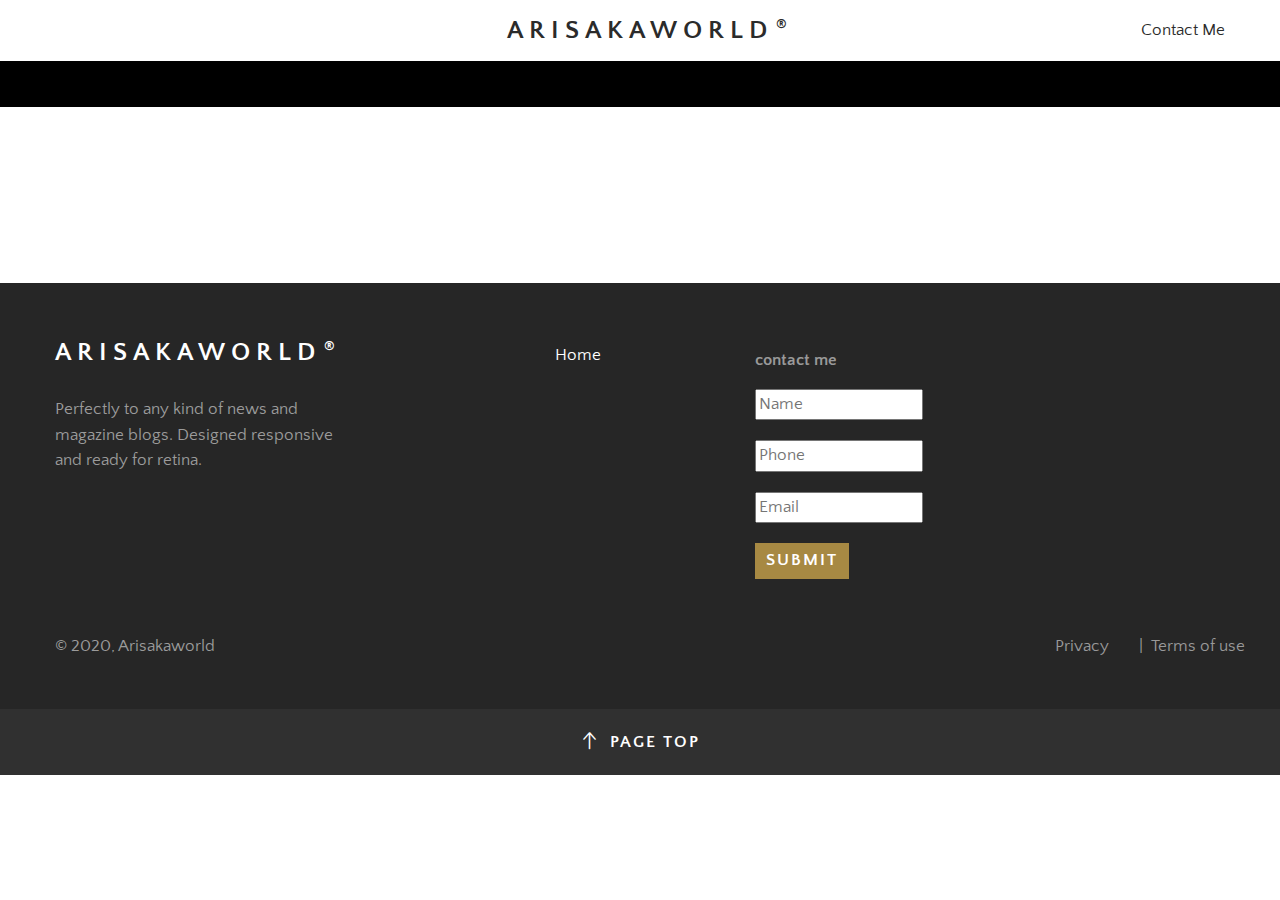
<file: index.html>
﻿<!DOCTYPE html>
<html lang="en">
  <head>
    <meta charset="UTF-8" />

    <!-- Meta required for Bootstrap -->
    <meta http-equiv="X-UA-Compatible" content="IE=edge" />
    <meta name="viewport" content="width=device-width, initial-scale=1" />
    <link
      rel="shortcut icon"
      href="assets/img/favicon.ico"
      type="image/x-icon"
    />
    <title>Home - Arisakaworld</title>

    <!-- Fonts -->
    <link rel="stylesheet" href="assets/fonts/Quattrocento/Quattrocento.css" />
    <link
      rel="stylesheet"
      href="assets/fonts/Quattrocento_Sans/Quattrocento_Sans.css"
    />

    <!-- Icons -->
    <link
      rel="stylesheet"
      href="assets/fonts/MaterialDesign/css/materialdesignicons.min.css"
    />
    <link rel="stylesheet" href="assets/fonts/Outicons/flaticon.css" />

    <!-- Styles -->
    <link rel="stylesheet" href="libs/bootstrap-4.3.1/css/bootstrap.min.css" />
    <link rel="stylesheet" href="libs/owl-carousel/owl.carousel.css" />
    <link rel="stylesheet" href="libs/owl-carousel/owl.theme.css" />

    <link rel="stylesheet" href="assets/css/main.css" />
    <link rel="stylesheet" href="assets/css/responsive.css" />

    <!--[if IE 9]>
      <link rel="stylesheet" href="assets/css/ie9.css" />
    <![endif]-->
  </head>
  <body>
    <!-- <div id="page-preloader"><span class="spinner"></span></div> -->
    <div class="page-wraper">
      <div class="full-search-wrap">
        <div class="full-search container">
          <div class="full-search__close pull-right animate">
            <span class="mdi mdi-close"></span>
          </div>
          <form class="full-search__form">
            <input
              type="text"
              id="s-full"
              class="full-search__input"
              placeholder="Search"
            />
            <input type="submit" hidden />
            <p class="full-search__hint">Type in your search and press enter</p>
          </form>
        </div>
      </div>

      <!-- Header section start -->
      <header class="page-header header-sticky">
        <div class="container">
          <div class="top-bar">
            <div class="top-bar__widgets">
              <div class="row align-items-center">
                <div class="col-md-5 col-lg-4"></div>
                <div class="col-md-2 col-lg-4">
                  <div class="top-bar__logo text-lg-center">
                    <a href="index.html" class="logo-title logo-title_reg"
                      >Arisakaworld</a
                    >
                  </div>
                </div>
                <div class="col-md-5 col-lg-4">
                  <div id="contact-me" class="top-bar__social text-right">
                    Contact Me
                  </div>
                </div>
              </div>
            </div>
            <div class="mob-menu">
              <div id="mob-toggle" class="animate">
                <i class="icon icon-lg flaticon-menu-options"></i>
              </div>
            </div>
          </div>
          <div class="main-navigation__wrap nav-mobile">
            <div class="main-navigation absolute">
              <ul class="nav nav-box"></ul>
            </div>
          </div>
        </div>

        <div
          style="
            width: 100%;
            height: 46px;
            background-color: #000;
            display: flex;
            justify-content: center;
          "
          class="nav-pc"
        >
          <div
            style="max-width: 960px; width: 100%"
            class="main-navigation__wrap"
          >
            <div class="main-navigation absolute">
              <ul class="nav nav-box"></ul>
            </div>
          </div>
        </div>
      </header>
      <!-- Header section end -->

      <!-- Page content section start -->
      <main class="page-content">
        <!-- Slider section start -->
        <section class="hero-slider-section">
          <div id="hero-slider" class="main-slider">
            <!-- <div
              class="main-slider__item"
              style="background-image: url('assets/img/slide-2.jpg')"
            >
              <div class="container">
                <div class="item__content">
                  <div class="cat-title">
                    <a href="category-post.html">Fashion</a>
                  </div>
                  <h1 class="main-slider__title">
                    <a href="post-single_sidebar.html"
                      >Tips For Choosing The<br />
                      Perfect Gloss For Your Lips</a
                    >
                  </h1>
                </div>
              </div>
            </div> -->
          </div>
        </section>
        <!-- Slider section start -->

        <!-- News primary section start -->
        <section class="section news-primary">
          <div class="container">
            <h2 class="screen-reader-text">News</h2>
            <div id="news-box"></div>
          </div>
        </section>
        <!-- News primary section end -->

        <!-- Popular carousel section start -->
        <!-- <section class="pop-carousel">
				<div class="container">
					<div class="row">
						<div class="col-md-12 owl-carousel__navigation">
							<h2 class="h4 owl-carousel__title widget-sidebar__title">Most popular</h2>
							<div class="owl-carousel__btns">
								<a class="btn owl-carousel__btn prev animate"><span class="icon flaticon-left-arrow-sign"></span></a>
								<a class="btn owl-carousel__btn next animate"><span class="icon flaticon-right-direction"></span></a>
							</div>
						</div>
					</div>
					<div class="owl-carousel__wrap popular-posts-carousel">
						<ul class="owl-carousel item-3 custom-nav post-list list-unstyled">
							<li class="widget-post carousel__item">
								<div class="widget-post__img">
									<a href="post-single_sidebar.html"><img src="assets/img/small-post6.jpg" alt=""></a>
								</div>
								<div class="widget-post__content">
									<div class="cat-title"><a href="category-post.html">Art &amp; Illustration</a></div>
									<div class="h4 widget-post__title"><a href="post-single_sidebar.html">When The Morning Dawns</a></div>
									<div class="widget-post__views">820</div>
								</div>
							</li>
							<li class="widget-post carousel__item">
								<div class="widget-post__img">
									<a href="post-single_sidebar.html"><img src="assets/img/small-post2.jpg" alt=""></a>
								</div>
								<div class="widget-post__content">
									<div class="cat-title"><a href="category-post.html">Graphic Design</a></div>
									<div class="h4 widget-post__title"><a href="post-single_sidebar.html">Comment On The Importance</a></div>
									<div class="widget-post__views">404</div>
								</div>
							</li>
							<li class="widget-post carousel__item">
								<div class="widget-post__img">
									<a href="post-single_sidebar.html"><img src="assets/img/small-post3.jpg" alt=""></a>
								</div>
								<div class="widget-post__content">
									<div class="cat-title"><a href="category-post.html">Furniture</a></div>
									<div class="h4 widget-post__title"><a href="post-single_sidebar.html">The Bright Side Of Life</a></div>
									<div class="widget-post__views">125</div>
								</div>
							</li>
							<li class="widget-post carousel__item">
								<div class="widget-post__img">
									<a href="post-single_sidebar.html"><img src="assets/img/small-post4.jpg" alt=""></a>
								</div>
								<div class="widget-post__content">
									<div class="cat-title"><a href="category-post.html">Fashion</a></div>
									<div class="h4 widget-post__title"><a href="post-single_sidebar.html">Philosophy As A Science</a></div>
									<div class="widget-post__views">987</div>
								</div>
							</li>
							<li class="widget-post carousel__item">
								<div class="widget-post__img">
									<a href="post-single_sidebar.html"><img src="assets/img/small-post5.jpg" alt=""></a>
								</div>
								<div class="widget-post__content">
									<div class="cat-title"><a href="category-post.html">Photography</a></div>
									<div class="h4 widget-post__title"><a href="post-single_sidebar.html">Just One State</a></div>
									<div class="widget-post__views">743</div>
								</div>
							</li>
						</ul>
					</div>
				</div>
			</section> -->
        <!-- Popular carousel section end -->

        <!-- Newsletter section start -->
        <!-- <section class="newsletter has-fill" style="background-image: url('assets/img/newslatter3.jpg');">
				<div class="container">
					<div class="row justify-content-center">
						<div class="col-md-8 col-lg-6 text-center">
							<h2 class="newsletter__title">Newsletter</h2>
							<p class="newsletter__text">Enter your email address to receive all news, updates on new arrivals, special offers and other information.</p>
							<form>
								<div class="input-group newsletter__form">
									<input type="text" class="form-control" placeholder="Your e-mail">
									<span class="input-group-btn">
										<button class="btn btn-primary animate" type="button">Subscribe</button>
									</span>
								</div>
							</form>
						</div>
					</div>
				</div>
			</section> -->
        <!-- Newsletter section end -->

        <!-- News small section start -->
        <!-- <section class="section news-small">
          <div class="container">
            <h2 class="screen-reader-text">Popular posts</h2>
            <div class="row row-extended">
              <div class="col-lg-8">
                <div class="news-list-sm columns-2">
                  <div class="row">
                    <div class="new-item new-item_small col-sm-6">
                      <div class="new-item__wrap">
                        <div class="new-item__image">
                          <a href="post-single_sidebar.html"
                            ><img src="assets/img/new19.jpg" alt=""
                          /></a>
                        </div>
                        <div class="new-item__info">
                          <div class="h3 new-item__title">
                            <a href="post-single_sidebar.html"
                              >Aloe Vera A Wonder Herb For Skin</a
                            >
                          </div>
                          <ul class="new-item__meta d-flex align-items-center">
                            <li class="new-item__meta-cat">
                              <a href="category-post.html">Photography</a>
                            </li>
                            <li class="new-item__meta-time">18:35pm</li>
                          </ul>
                        </div>
                      </div>
                    </div>
                    <div class="new-item new-item_small col-sm-6">
                      <div class="new-item__wrap">
                        <div class="new-item__image">
                          <a href="post-single_sidebar.html"
                            ><img src="assets/img/new30.jpg" alt=""
                          /></a>
                        </div>
                        <div class="new-item__info">
                          <div class="h3 new-item__title">
                            <a href="post-single_sidebar.html"
                              >A World Of Infinite Opportunities</a
                            >
                          </div>
                          <ul class="new-item__meta d-flex align-items-center">
                            <li class="new-item__meta-cat">
                              <a href="category-post.html"
                                >Art &amp; Illustration</a
                              >
                            </li>
                            <li class="new-item__meta-time">02:25pm</li>
                          </ul>
                        </div>
                      </div>
                    </div>
                    <div class="new-item new-item_small col-sm-6">
                      <div class="new-item__wrap">
                        <div class="new-item__image">
                          <a href="post-single_sidebar.html"
                            ><img src="assets/img/new-sm1.jpg" alt=""
                          /></a>
                        </div>
                        <div class="new-item__info">
                          <div class="h3 new-item__title">
                            <a href="post-single_sidebar.html"
                              >Religion And Science</a
                            >
                          </div>
                          <ul class="new-item__meta d-flex align-items-center">
                            <li class="new-item__meta-cat">
                              <a href="category-post.html"
                                >Art &amp; Illustration</a
                              >
                            </li>
                            <li class="new-item__meta-time">18:35pm</li>
                          </ul>
                        </div>
                      </div>
                    </div>
                    <div class="new-item new-item_small col-sm-6">
                      <div class="new-item__wrap">
                        <div class="new-item__image">
                          <a href="post-single_sidebar.html"
                            ><img src="assets/img/new-sm2.jpg" alt=""
                          /></a>
                        </div>
                        <div class="new-item__info">
                          <div class="h3 new-item__title">
                            <a href="post-single_sidebar.html"
                              >Enlightenment Is Not Just One State</a
                            >
                          </div>
                          <ul class="new-item__meta d-flex align-items-center">
                            <li class="new-item__meta-cat">
                              <a href="category-post.html">Photography</a>
                            </li>
                            <li class="new-item__meta-time">02:25pm</li>
                          </ul>
                        </div>
                      </div>
                    </div>
                    <div class="new-item new-item_small col-sm-6">
                      <div class="new-item__wrap">
                        <div class="new-item__image">
                          <a href="post-single_sidebar.html"
                            ><img src="assets/img/new-sm3.jpg" alt=""
                          /></a>
                        </div>
                        <div class="new-item__info">
                          <div class="h3 new-item__title">
                            <a href="post-single_sidebar.html"
                              >Peace On Earth A Wonderful Wish But No Way</a
                            >
                          </div>
                          <ul class="new-item__meta d-flex align-items-center">
                            <li class="new-item__meta-cat">
                              <a href="category-post.html">Architecture</a>
                            </li>
                            <li class="new-item__meta-time">19:22pm</li>
                          </ul>
                        </div>
                      </div>
                    </div>
                    <div class="new-item new-item_small col-sm-6">
                      <div class="new-item__wrap">
                        <div class="new-item__image">
                          <a href="post-single_sidebar.html"
                            ><img src="assets/img/new-sm4.jpg" alt=""
                          /></a>
                        </div>
                        <div class="new-item__info">
                          <div class="h3 new-item__title">
                            <a href="post-single_sidebar.html"
                              >The Basics Of Western Astrology Explained</a
                            >
                          </div>
                          <ul class="new-item__meta d-flex align-items-center">
                            <li class="new-item__meta-cat">
                              <a href="category-post.html">Photography</a>
                            </li>
                            <li class="new-item__meta-time">01:36pm</li>
                          </ul>
                        </div>
                      </div>
                    </div>
                    <div class="new-item new-item_small last col-sm-6">
                      <div class="new-item__wrap">
                        <div class="new-item__image">
                          <a href="post-single_sidebar.html"
                            ><img src="assets/img/new-sm5.jpg" alt=""
                          /></a>
                        </div>
                        <div class="new-item__info">
                          <div class="h3 new-item__title">
                            <a href="post-single_sidebar.html"
                              >A Brief History Of Food</a
                            >
                          </div>
                          <ul class="new-item__meta d-flex align-items-center">
                            <li class="new-item__meta-cat">
                              <a href="category-post.html">Photography</a>
                            </li>
                            <li class="new-item__meta-time">01:02pm</li>
                          </ul>
                        </div>
                      </div>
                    </div>
                    <div class="blockquote text-center col-sm-6">
                      <div class="blockquote__text font-serif">
                        “Kindness And Motivation Tips Challenge Groups To Make A
                        Difference”
                      </div>
                      <div class="blockquote__author">Rena Wood</div>
                    </div>
                  </div>
                </div>
              </div>
              <aside class="sidebar col-lg-4">
                <div class="widget-sidebar">
                  <div class="widget-sidebar__title">Latest tweet</div>
                  <div class="widget-twitter widget-socialnet">
                    <div class="social-user">
                      <i class="mdi mdi-twitter"></i><a href="#">@HelloArisakaworld</a>
                    </div>
                    <div class="social-content">
                      The best way to start Friday is... to read Arisakaworld blog!
                      Check out our latest articles — "Fashion…
                    </div>
                    <a
                      href="https://www.instagram.com/p/Bafe5G4/"
                      class="tweet-link"
                      >https://www.instagram.com/p/Bafe5G4/</a
                    >
                  </div>
                </div>
                <div class="widget-sidebar">
                  <div class="widget-sidebar__title">Instagram</div>
                  <div class="widget-instagram widget-socialnet">
                    <div class="social-user">
                      <i class="mdi mdi-instagram"></i><a href="#">#Arisakaworld</a>
                    </div>
                    <div class="social-content">
                      <ul class="instagram-imgs">
                        <li class="instagram-image">
                          <a href="#"
                            ><img src="assets/img/instag4.jpg" alt=""
                          /></a>
                        </li>
                        <li class="instagram-image">
                          <a href="#"
                            ><img src="assets/img/instag5.jpg" alt=""
                          /></a>
                        </li>
                        <li class="instagram-image">
                          <a href="#"
                            ><img src="assets/img/instag6.jpg" alt=""
                          /></a>
                        </li>
                        <li class="instagram-image">
                          <a href="#"
                            ><img src="assets/img/instag1.jpg" alt=""
                          /></a>
                        </li>
                        <li class="instagram-image">
                          <a href="#"
                            ><img src="assets/img/instag2.jpg" alt=""
                          /></a>
                        </li>
                        <li class="instagram-image">
                          <a href="#"
                            ><img src="assets/img/instag3.jpg" alt=""
                          /></a>
                        </li>
                      </ul>
                    </div>
                  </div>
                </div>
                <div class="widget-sidebar">
                  <div class="widget-sidebar__title">Popular Tags</div>
                  <div class="tag-cloud">
                    <a href="category-post.html"
                      ><span class="label label-default animate"
                        >Architecture</span
                      ></a
                    >
                    <a href="category-post.html"
                      ><span class="label label-default animate"
                        >Industrial Design</span
                      ></a
                    >
                    <a href="category-post.html"
                      ><span class="label label-default animate">Art</span></a
                    >
                    <a href="category-post.html"
                      ><span class="label label-default animate"
                        >Illustration</span
                      ></a
                    >
                    <a href="category-post.html"
                      ><span class="label label-default animate"
                        >Package Design</span
                      ></a
                    >
                    <a href="category-post.html"
                      ><span class="label label-default animate"
                        >Photography</span
                      ></a
                    >
                    <a href="category-post.html"
                      ><span class="label label-default animate"
                        >Fashion</span
                      ></a
                    >
                  </div>
                </div>
              </aside>
            </div>
          </div>
        </section> -->
        <!-- News small section end -->
      </main>
      <!-- Page content section end -->

      <!-- Footer section start -->
      <footer class="page-footer">
        <div class="container">
          <div class="row">
            <div class="col-md-6 col-lg-5 footer-widget footer__copy">
              <div class="footer__logo footer-widget">
                <a href="index.html" class="logo-title logo-title_reg animate"
                  >Arisakaworld</a
                >
              </div>
              <div class="textwidget">
                <p>
                  Perfectly to any kind of news and <br />magazine blogs.
                  Designed responsive<br />
                  and ready for retina.
                </p>
              </div>
            </div>
            <div
              class="col-sm-6 col-md-3 col-lg-2 footer-widget footer__page-menu"
            >
              <div class="widget-menu">
                <ul class="footer-menu animate">
                  <li><a href="index.html">Home</a></li>
                  <!-- <li><a href="about.html">About</a></li>
                  <li><a href="contact.html">Contacts</a></li> -->
                </ul>
              </div>
            </div>

            <div class="col-lg-2 footer-widget footer__social-menu">
              <div id="contact-box" class="widget-social">
                <div class="widget-title">contact me</div>
                <div>
                  <input id="con-name" type="text" placeholder="Name" />
                  <input
                    style="margin-top: 20px"
                    type="text"
                    placeholder="Phone"
                    id="con-tel"
                  />
                  <input
                    style="margin-top: 20px"
                    type="text"
                    placeholder="Email"
                    id="con-email"
                  />
                  <button
                    style="margin-top: 20px; padding: 4px 10px"
                    class="btn btn-primary"
                    id="con-but"
                  >
                    Submit
                  </button>
                </div>
              </div>
            </div>
          </div>

          <div class="row page-footer__bottom">
            <div class="col-lg-10">
              <div class="copyright">&copy; 2020, Arisakaworld</div>
            </div>
            <div class="col-lg-2">
              <div class="footer-nav nav">
                <li class="nav-item">
                  <a href="#" class="nav-item">Privacy</a>
                </li>
                <li class="nav-item">
                  <a href="#" class="nav-item">Terms of use</a>
                </li>
              </div>
            </div>
          </div>
        </div>
      </footer>

      <div
        class="modal fade"
        id="myModal"
        tabindex="-1"
        role="dialog"
        aria-labelledby="exampleModalLabel"
        aria-hidden="true"
      >
        <div class="modal-dialog" role="document">
          <div class="modal-content">
            <div class="modal-header">
              <h5 class="modal-title" id="exampleModalLabel">Prompt</h5>
              <button
                type="button"
                class="close"
                data-dismiss="modal"
                aria-label="Close"
              >
                <span aria-hidden="true">&times;</span>
              </button>
            </div>
            <div class="modal-body" id="modalBody"></div>
            <div class="modal-footer">
              <button
                type="button"
                class="btn btn-secondary"
                data-dismiss="modal"
              >
                Close
              </button>
            </div>
          </div>
        </div>
      </div>
      <!-- Footer section end -->

      <!-- To top section start -->
      <div id="to-top" class="page-to-top animate text-center">
        <span class="icon icon-left flaticon-up-arrow-sign">Page top</span>
      </div>
    </div>
    <!-- Scripts -->

    <script src="libs/jquery/jquery-2.2.3.min.js"></script>
    <script src="libs/bootstrap-4.3.1/js/popper.min.js"></script>
    <script src="libs/bootstrap-4.3.1/js/bootstrap.min.js"></script>
    <script src="libs/owl-carousel/owl.carousel.min.js"></script>
    <script src="libs/isotope/imagesLoaded.min.js"></script>
    <script src="libs/isotope/isotope.pkgd.min.js"></script>
    <script src="assets/js/common.js"></script>
    <script src="./index.js"></script>

    <!--[if lt IE 9]>
      <script src="libs/html5shiv/es5-shim.min.js"></script>
      <script src="libs/html5shiv/html5shiv.min.js"></script>
      <script src="libs/html5shiv/html5shiv-printshiv.min.js"></script>
      <script src="libs/respond/respond.min.js"></script>
    <![endif]-->
  </body>
</html>
</file>
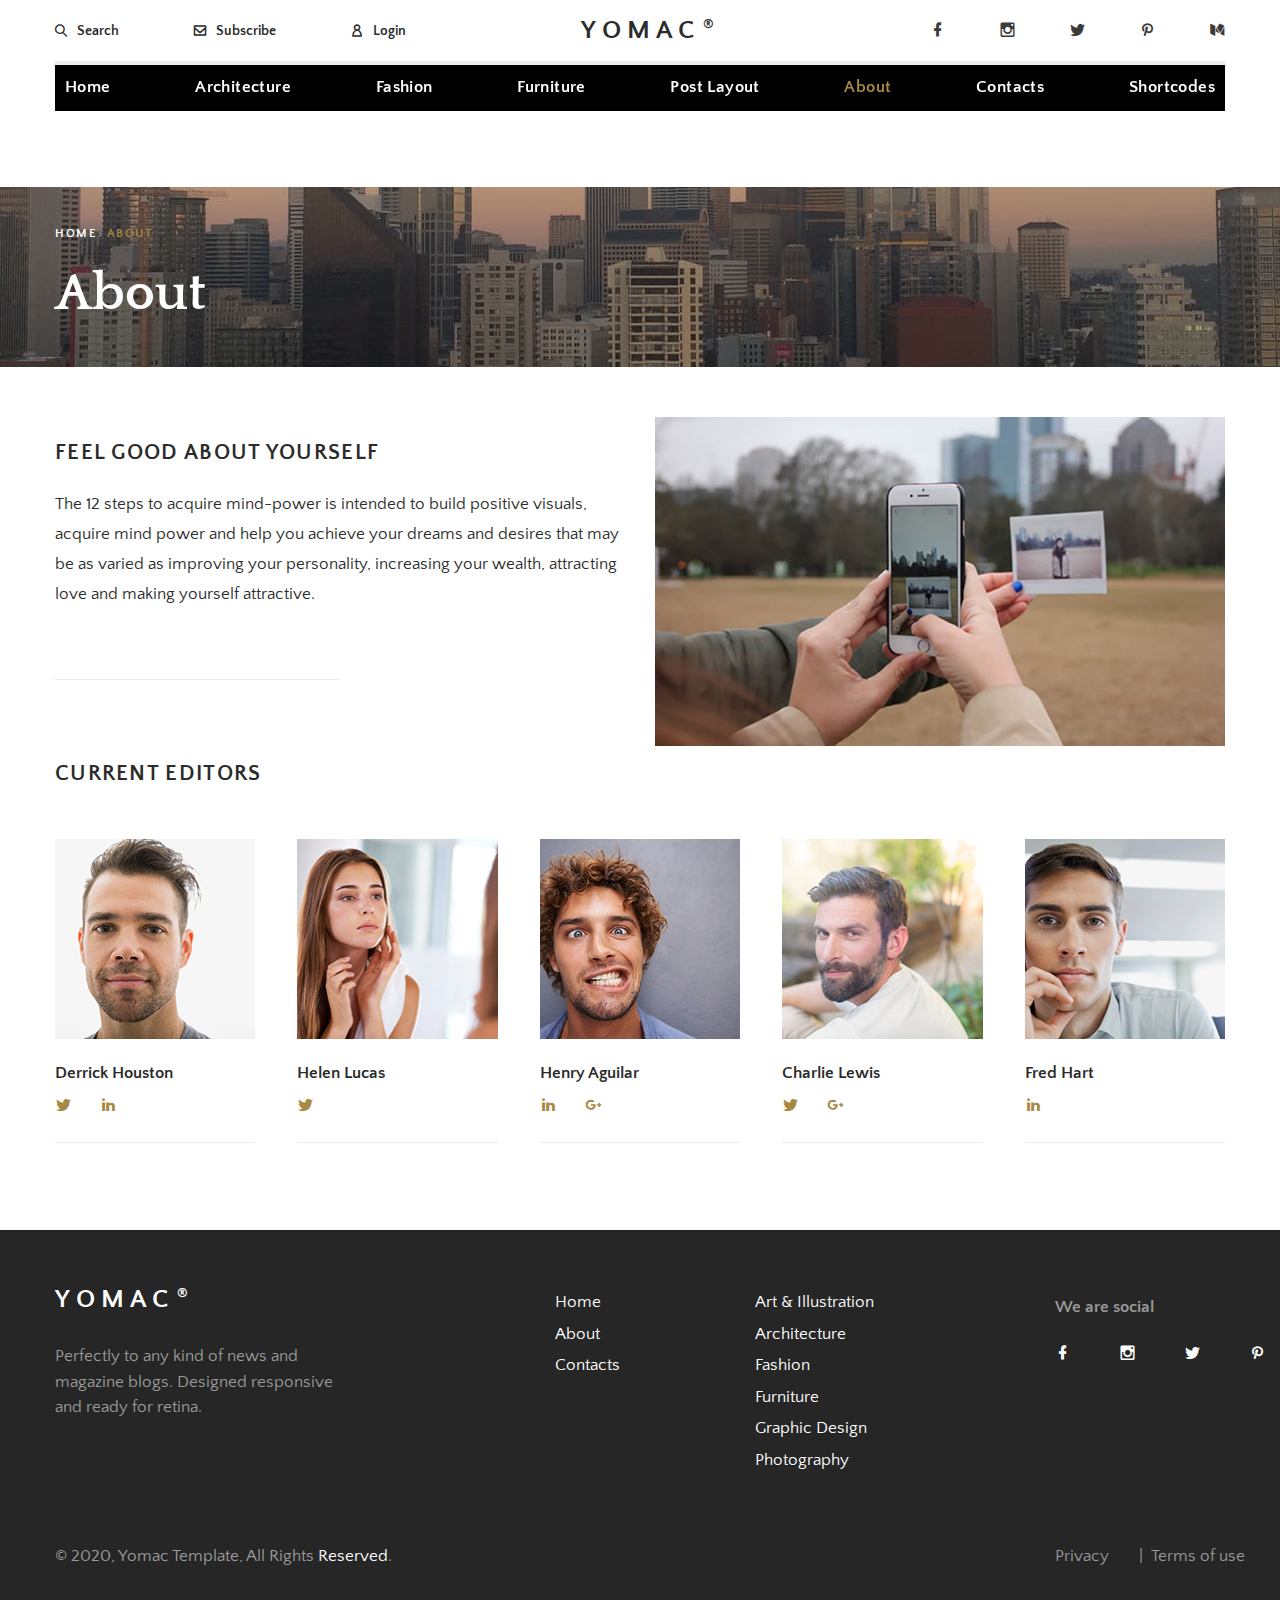
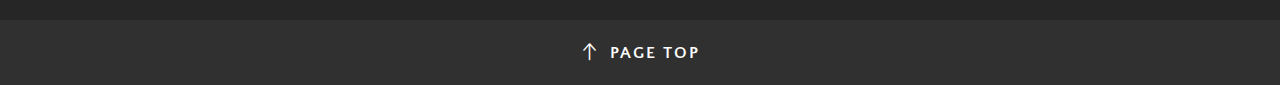
<file: about.html>
﻿<!DOCTYPE html>
<html lang="en">
<head>
	<meta charset="UTF-8">

	<!-- Meta required for Bootstrap -->
	<meta http-equiv="X-UA-Compatible" content="IE=edge">
    <meta name="viewport" content="width=device-width, initial-scale=1">
	<link rel="shortcut icon" href="assets/img/favicon.ico" type="image/x-icon" />
	<title>About - Yomac</title>

	<!-- Fonts -->
	<link rel="stylesheet" href="assets/fonts/Quattrocento/Quattrocento.css">
	<link rel="stylesheet" href="assets/fonts/Quattrocento_Sans/Quattrocento_Sans.css">

	<!-- Icons -->
	<link rel="stylesheet" href="assets/fonts/MaterialDesign/css/materialdesignicons.min.css">
	<link rel="stylesheet" href="assets/fonts/Outicons/flaticon.css">

	<!-- Styles -->
	<link rel="stylesheet" href="libs/bootstrap-4.3.1/css/bootstrap.min.css">
	<link rel="stylesheet" href="libs/owl-carousel/owl.carousel.css">
	<link rel="stylesheet" href="libs/owl-carousel/owl.theme.css">

	<link rel="stylesheet" href="assets/css/main.css">
	<link rel="stylesheet" href="assets/css/responsive.css">

	<!--[if IE 9]>
	<link rel="stylesheet" href="assets/css/ie9.css">
	<![endif]-->

</head>
<body>
	<!-- <div id="page-preloader"><span class="spinner"></span></div> -->
	<div class="page-wraper">
		<div class="full-search-wrap">
			<div class="full-search container">
				<div class="full-search__close pull-right animate"><span class="mdi mdi-close"></span></div>
				<form action="/" class="full-search__form">
			        <input type="text" id="s-full" class="full-search__input" placeholder="Search"> 
			        <input type="submit" hidden>
					<p class="full-search__hint">Type in your search and press enter</p>
				</form>
			</div>
		</div>

		<!-- Header section start -->
		<header class="page-header header-sticky">
			<div class="container">
				<div class="top-bar">
					<div class="top-bar__widgets">
						<div class="row align-items-center">
							<div class="col-md-5 col-lg-4">
								<div class="top-bar__user-menu">
									<ul class="user-menu nav justify-content-center justify-content-md-start">
										<li class="nav-item"><button class="search-btn" id="js-search-btn"><span class="icon-left icon-xs flaticon-magnifying-glass-browser"></span>Search</button></li>
										<li class="nav-item"><a href="#"><span class="icon-left icon-xs flaticon-closed-envelope-email"></span>Subscribe</a></li>
										<li class="nav-item"><a href="#"><span class="icon-left icon-xs flaticon-messenger-user-avatar"></span>Login</a></li>
									</ul>
								</div>
							</div>
							<div class="col-md-2 col-lg-4">
								<div class="top-bar__logo text-lg-center">
									<a href="index.html" class="logo-title logo-title_reg">yomac</a>
								</div>
							</div>
							<div class="col-md-5 col-lg-4">
								<div class="top-bar__social text-right">
									<ul class="social-menu social-menu__right nav justify-content-md-end">
										<li class="nav-item"><a href="#" class="nav-item"><i class="mdi mdi-facebook"></i></a></li>
										<li class="nav-item"><a href="#" class="nav-item"><i class="mdi mdi-instagram"></i></a></li>
										<li class="nav-item"><a href="#" class="nav-item"><i class="mdi mdi-twitter"></i></a></li>
										<li class="nav-item"><a href="#" class="nav-item"><i class="mdi mdi-pinterest"></i></a></li>
										<li class="nav-item"><a href="#" class="nav-item"><i class="mdi mdi-medium"></i></a></li>
									</ul>
								</div>
							</div>
						</div>
					</div>
					<div class="mob-menu">
						<div id="mob-toggle" class="animate"><i class="icon icon-lg flaticon-menu-options"></i></div>
					</div>
				</div>
				<div class="main-navigation__wrap">
					<div class="main-navigation">
						<ul class="nav justify-content-between">
							<li class="nav-item menu-item-has-children">
								<a href="index.html" class="nav-link">Home</a>
								<ul class="sub-menu">
									<li><a href="index-listing.html" class="nav-link">Home List</a></li>
									<li><a href="index-grid.html" class="nav-link">Home Grid</a></li>
									<li><a href="index.html" class="nav-link">Home Masonry</a></li>
									<li><a href="index-no-menu.html" class="nav-link">Home Clear</a></li>
									<li><a href="blog.html" class="nav-link">Home Blog</a></li>
								</ul>
							</li>
							<li class="nav-item">
								<a href="category-post.html" class="nav-link">Architecture</a>
							</li>
							<li class="nav-item">
								<a href="category-post.html" class="nav-link">Fashion</a>
							</li>
							<li class="nav-item">
								<a href="category-post.html" class="nav-link">Furniture</a>
							</li>
							<li class="nav-item menu-item-has-children">
								<a href="post-single_sidebar.html" class="nav-link">Post Layout</a>
								<ul class="sub-menu">
									<li class="nav-item">
										<a href="post-single_sidebar.html" class="nav-link">Sidebar Right</a>
									</li>
									<li class="nav-item">
										<a href="post-single_full.html" class="nav-link">No Sidebar</a>
									</li>
								</ul>
							</li>
							<li class="nav-item active">
								<a href="about.html" class="nav-link">About</a>
							</li>
							<li class="nav-item">
								<a href="contact.html" class="nav-link">Contacts</a>
							</li>
							<li class="nav-item menu-item-has-children">
								<a href="shortcodes.html" class="nav-link">Shortcodes</a>
								<ul class="sub-menu">
									<li class="nav-item">
										<a href="shortcodes.html" class="nav-link">Shortcodes</a>
									</li>
									<li class="nav-item">
										<a href="404-page.html" class="nav-link">404 Page</a>
									</li>
								</ul>
							</li>
						</ul>
					</div>
				</div>
			</div>
		</header>
		<!-- Header section end -->	

		<!-- Page content section start -->	
		<main class="page-content">
			
			<!-- Page title section start -->	
			<div class="page-head" style="background-image: url('assets/img/about-contain.jpg');">
				<div class="container">
					<div class="page-head__breadcrumb">
						<ol class="breadcrumb">
							<li><a href="index.html">home</a></li>
							<li class="active">about</li>
						</ol>
					</div>
					<h1 class="page-head__title">About</h1>
				</div>
			</div>
			<!-- Page title section end -->

				
			<!-- About info section start -->
			<section class="section about-info">
				<div class="container">
					<div class="row">
						<div class="col-md-6">
							<h2 class="section-title h4">Feel good about yourself</h2>
							<p class="section-text line-after">The 12 steps to acquire mind-power is intended to build positive visuals, acquire mind power and help you achieve your dreams and desires that may be as varied as improving your personality, increasing your wealth, attracting love and making yourself attractive.</p>
						</div>
						<div class="col-md-6">
							<div class="about-info__img"><img src="assets/img/about.jpg" alt=""></div>
						</div>
					</div>
				</div>
			</section>
			<!-- Contact info section end -->

			<!-- Team section start -->
			<section class="team">
				<div class="container">
					<h2 class="h4 section-title">Current editors</h2>
					<div class="team-list d-flex flex-wrap">
						<div class="team-list__item">
							<div class="team__photo">
								<img src="assets/img/team1.jpg" alt="">
							</div>
							<div class="team__info">
								<div class="team__name">Derrick Houston</div>
								<ul class="team__links nav animate">
									<li><a href="#"><span class="mdi mdi-twitter"></span></a></li>
									<li><a href="#"><span class="mdi mdi-linkedin"></span></a></li>
								</ul>
							</div>
						</div>
						<div class="team-list__item">
							<div class="team__photo">
								<img src="assets/img/team2.jpg" alt="">
							</div>
							<div class="team__info">
								<div class="team__name">Helen Lucas</div>
								<ul class="team__links nav animate">
									<li><a href="#"><span class="mdi mdi-twitter"></span></a></li>
								</ul>
							</div>
						</div>
						<div class="team-list__item">
							<div class="team__photo">
								<img src="assets/img/team3.jpg" alt="">
							</div>
							<div class="team__info">
								<div class="team__name">Henry Aguilar</div>
								<ul class="team__links nav animate">
									<li><a href="#"><span class="mdi mdi-linkedin"></span></a></li>
									<li><a href="#"><span class="mdi mdi-google-plus"></span></a></li>
								</ul>
							</div>
						</div>
						<div class="team-list__item">
							<div class="team__photo">
								<img src="assets/img/team4.jpg" alt="">
							</div>
							<div class="team__info">
								<div class="team__name">Charlie Lewis</div>
								<ul class="team__links nav animate">
									<li><a href="#"><span class="mdi mdi-twitter"></span></a></li>
									<li><a href="#"><span class="mdi mdi-google-plus"></span></a></li>
								</ul>
							</div>
						</div>
						<div class="team-list__item">
							<div class="team__photo">
								<img src="assets/img/team5.jpg" alt="">
							</div>
							<div class="team__info">
								<div class="team__name">Fred Hart</div>
								<ul class="team__links nav animate">
									<li><a href="#"><span class="mdi mdi-linkedin"></span></a></li>
								</ul>
							</div>
						</div>
					</div>
				</div>
			</section>
			<!-- Contact adresses section end -->

		</main>
		<!-- Page content section end -->	

		<!-- Footer section start -->
		<footer class="page-footer">
			<div class="container">
				<div class="row">
					<div class="col-md-6 col-lg-5 footer-widget footer__copy">
						<div class="footer__logo footer-widget">
							<a href="index.html" class="logo-title logo-title_reg animate">yomac</a>
						</div>
						<div class="textwidget">
							<p>Perfectly to any kind of news and <br>magazine blogs. Designed responsive<br> and ready for retina.</p>
						</div>
					</div>
					<div class="col-sm-6 col-md-3 col-lg-2 footer-widget footer__page-menu">
						<div class="widget-menu">
							<ul class="footer-menu animate">
								<li><a href="index.html">Home</a></li>
								<li><a href="about.html">About</a></li>
								<li><a href="contact.html">Contacts</a></li>
							</ul>
						</div>
					</div>
					<div class="col-sm-6 col-md-3 col-lg-3 footer-widget footer__cat-menu">
						<div class="widget-menu">
							<ul class="footer-menu animate">
								<li><a href="category-post.html">Art &amp; Illustration</a></li>
								<li><a href="category-post.html">Architecture</a></li>
								<li><a href="category-post.html">Fashion</a></li>
								<li><a href="category-post.html">Furniture</a></li>
								<li><a href="category-post.html">Graphic Design</a></li>
								<li><a href="category-post.html">Photography</a></li>
							</ul>
						</div>
					</div>
					<div class="col-lg-2 footer-widget footer__social-menu">
						<div class="widget-social">
							<div class="widget-title">We are social</div>
							<ul class="social-menu social-menu__left nav animate">
								<li><a href="#"><i class="mdi mdi-facebook"></i></a></li>
								<li><a href="#"><i class="mdi mdi-instagram"></i></a></li>
								<li><a href="#"><i class="mdi mdi-twitter"></i></a></li>
								<li><a href="#"><i class="mdi mdi-pinterest"></i></a></li>
							</ul>
						</div>
					</div>
				</div>

				<div class="row page-footer__bottom">
					<div class="col-lg-10">
						<div class="copyright">&copy; 2020, Yomac Template, All Rights <a href="http://www.bootstrapmb.com/">Reserved</a>.</div>
					</div>
					<div class="col-lg-2">
						<div class="footer-nav nav">
							<li class="nav-item">
								<a href="#" class="nav-item">Privacy</a>
							</li>
							<li class="nav-item">
								<a href="#" class="nav-item">Terms of use</a>
							</li>
						</div>
					</div>
				</div>
			</div>
		</footer>
		<!-- Footer section end -->	

		<!-- To top section start -->
		<div id="to-top" class="page-to-top animate text-center"><span class="icon icon-left flaticon-up-arrow-sign">Page top</span></div>
	</div>
	<!-- Scripts -->

	<script src="libs/jquery/jquery-2.2.3.min.js"></script>
	<script src="libs/bootstrap-4.3.1/js/popper.min.js"></script>
	<script src="libs/bootstrap-4.3.1/js/bootstrap.min.js"></script>
	<script src="libs/owl-carousel/owl.carousel.min.js"></script>
	<script src="libs/isotope/imagesLoaded.min.js"></script>
	<script src="libs/isotope/isotope.pkgd.min.js"></script>
	<script src="assets/js/common.js"></script>

	<!--[if lt IE 9]>
	<script src="libs/html5shiv/es5-shim.min.js"></script>
	<script src="libs/html5shiv/html5shiv.min.js"></script>
	<script src="libs/html5shiv/html5shiv-printshiv.min.js"></script>
	<script src="libs/respond/respond.min.js"></script>
	<![endif]-->

</body>
</html>
</file>
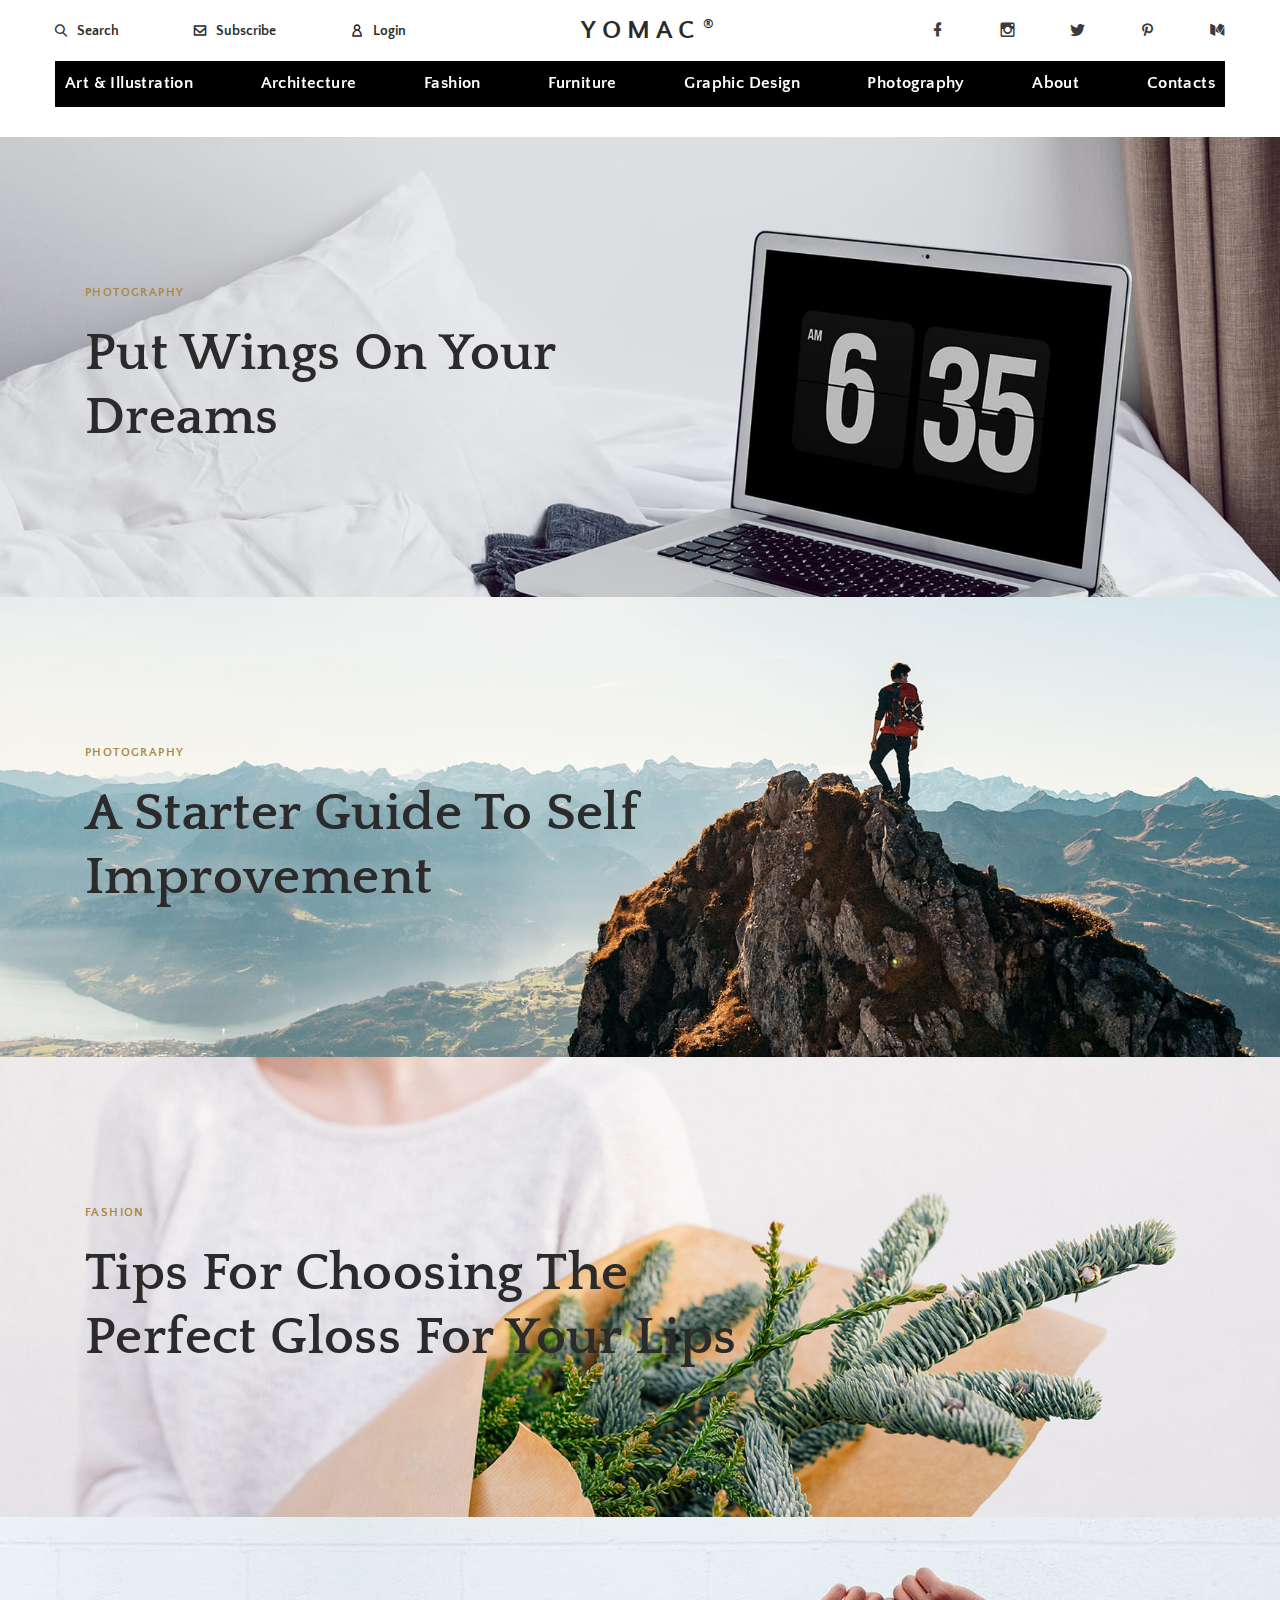
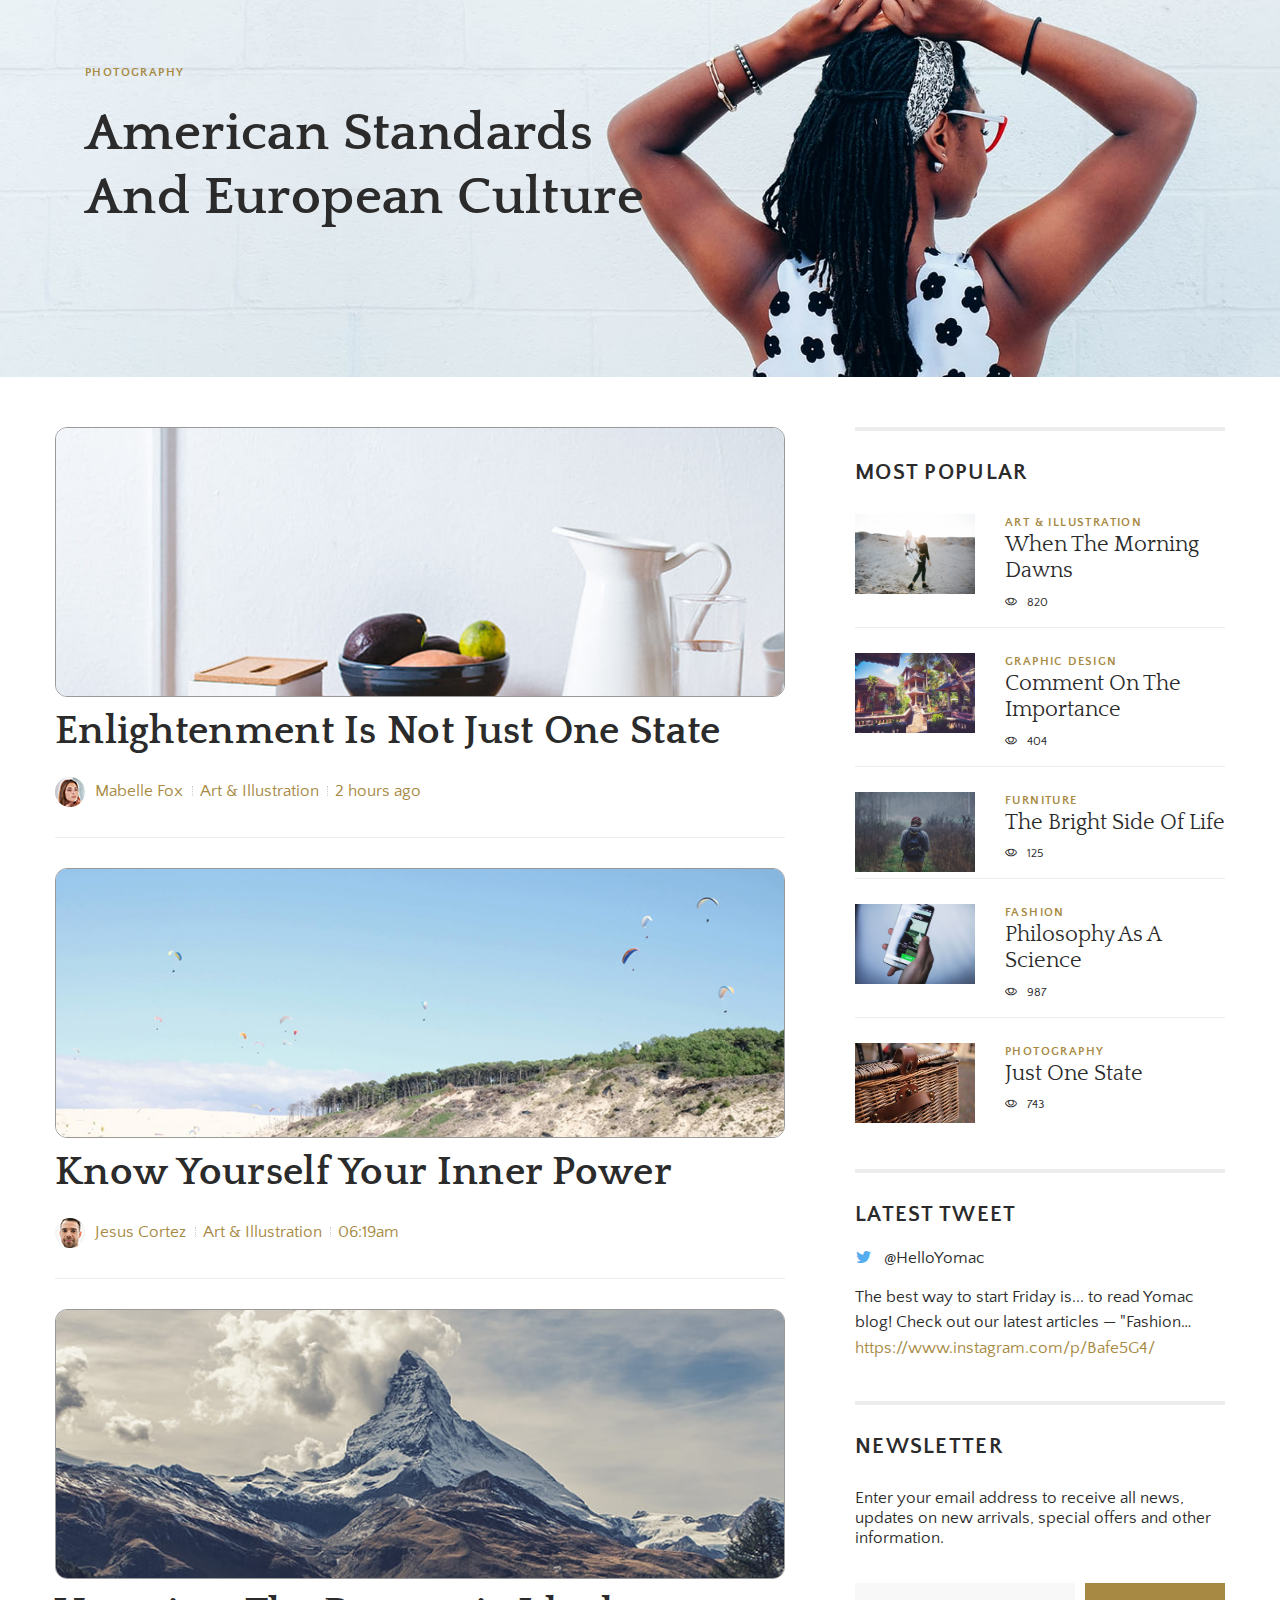
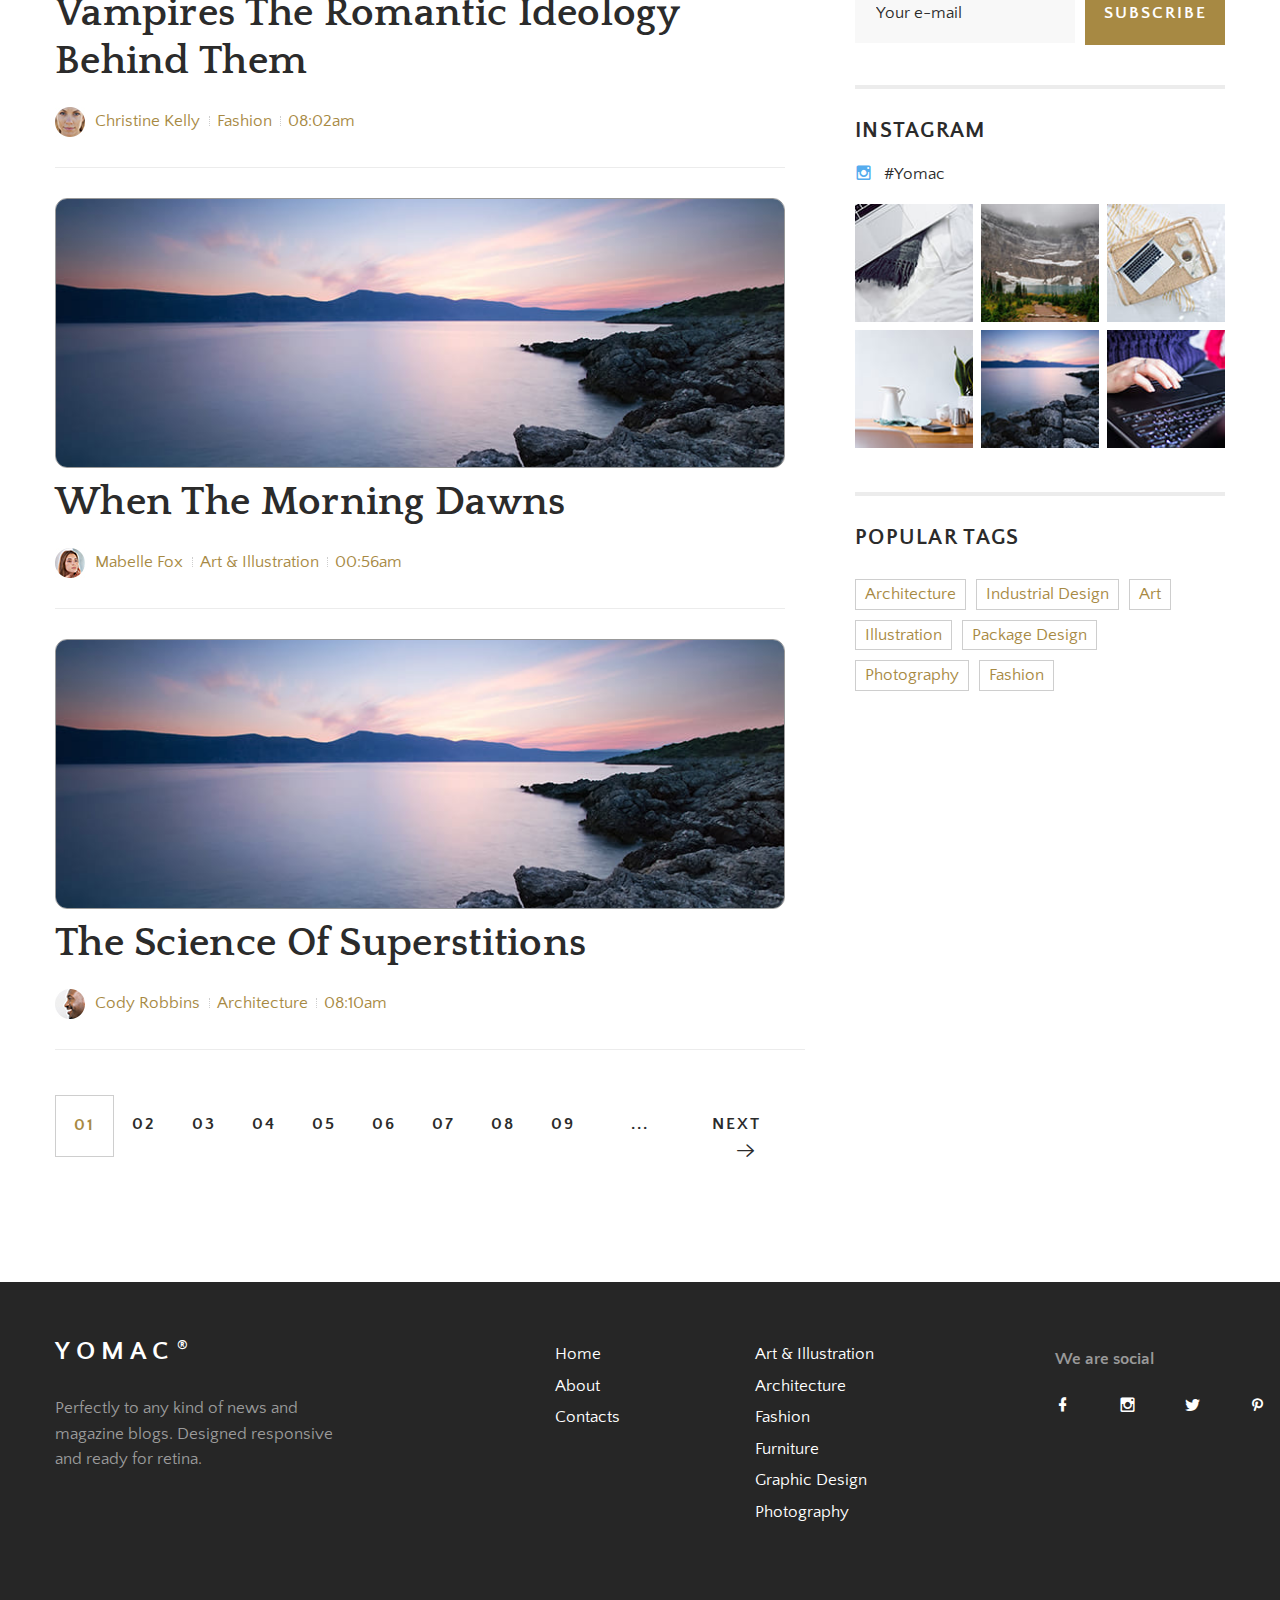
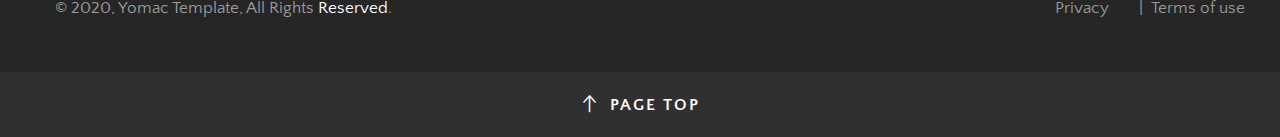
<file: blog.html>
﻿<!DOCTYPE html>
<html lang="en">
<head>
	<meta charset="UTF-8">

	<!-- Meta required for Bootstrap -->
	<meta http-equiv="X-UA-Compatible" content="IE=edge">
    <meta name="viewport" content="width=device-width, initial-scale=1">
	<link rel="shortcut icon" href="assets/img/favicon.ico" type="image/x-icon" />
	<title>Home</title>

	<!-- Fonts -->
	<link rel="stylesheet" href="assets/fonts/Quattrocento/Quattrocento.css">
	<link rel="stylesheet" href="assets/fonts/Quattrocento_Sans/Quattrocento_Sans.css">

	<!-- Icons -->
	<link rel="stylesheet" href="assets/fonts/MaterialDesign/css/materialdesignicons.min.css">
	<link rel="stylesheet" href="assets/fonts/Outicons/flaticon.css">

	<!-- Styles -->
	<link rel="stylesheet" href="libs/bootstrap-4.3.1/css/bootstrap.min.css">
	<link rel="stylesheet" href="libs/owl-carousel/owl.carousel.css">
	<link rel="stylesheet" href="libs/owl-carousel/owl.theme.css">

	<link rel="stylesheet" href="assets/css/main.css">
	<link rel="stylesheet" href="assets/css/responsive.css">

	<!--[if IE 9]>
	<link rel="stylesheet" href="assets/css/ie9.css">
	<![endif]-->

</head>
<body>
	<!-- <div id="page-preloader"><span class="spinner"></span></div> -->
	<div class="page-wraper">
		<div class="full-search-wrap">
			<div class="full-search container">
				<div class="full-search__close pull-right animate"><span class="mdi mdi-close"></span></div>
				<form action="/" class="full-search__form">
			        <input type="text" id="s-full" class="full-search__input" placeholder="Search"> 
			        <input type="submit" hidden>
					<p class="full-search__hint">Type in your search and press enter</p>
				</form>
			</div>
		</div>

		<!-- Header section start -->
		<header class="page-header header-sticky">
			<div class="container">
				<div class="top-bar">
					<div class="top-bar__widgets">
						<div class="row align-items-center">
							<div class="col-md-5 col-lg-4">
								<div class="top-bar__user-menu">
									<ul class="user-menu nav justify-content-center justify-content-md-start">
										<li class="nav-item"><button class="search-btn" id="js-search-btn"><span class="icon-left icon-xs flaticon-magnifying-glass-browser"></span>Search</button></li>
										<li class="nav-item"><a href="#"><span class="icon-left icon-xs flaticon-closed-envelope-email"></span>Subscribe</a></li>
										<li class="nav-item"><a href="#"><span class="icon-left icon-xs flaticon-messenger-user-avatar"></span>Login</a></li>
									</ul>
								</div>
							</div>
							<div class="col-md-2 col-lg-4">
								<div class="top-bar__logo text-lg-center">
									<a href="index.html" class="logo-title logo-title_reg">yomac</a>
								</div>
							</div>
							<div class="col-md-5 col-lg-4">
								<div class="top-bar__social text-right">
									<ul class="social-menu social-menu__right nav justify-content-md-end">
										<li class="nav-item"><a href="#" class="nav-item"><i class="mdi mdi-facebook"></i></a></li>
										<li class="nav-item"><a href="#" class="nav-item"><i class="mdi mdi-instagram"></i></a></li>
										<li class="nav-item"><a href="#" class="nav-item"><i class="mdi mdi-twitter"></i></a></li>
										<li class="nav-item"><a href="#" class="nav-item"><i class="mdi mdi-pinterest"></i></a></li>
										<li class="nav-item"><a href="#" class="nav-item"><i class="mdi mdi-medium"></i></a></li>
									</ul>
								</div>
							</div>
						</div>
					</div>
					<div class="mob-menu">
						<div id="mob-toggle" class="animate"><i class="icon icon-lg flaticon-menu-options"></i></div>
					</div>
				</div>
				<div class="main-navigation__wrap">
					<div class="main-navigation absolute">
						<ul class="nav justify-content-between">
							<li class="nav-item"><a class="nav-link" href="category-post.html">Art &amp; Illustration</a></li>
							<li class="nav-item"><a class="nav-link" href="category-post.html">Architecture</a></li>
							<li class="nav-item"><a class="nav-link" href="category-post.html">Fashion</a></li>
							<li class="nav-item"><a class="nav-link" href="category-post.html">Furniture</a></li>
							<li class="nav-item"><a class="nav-link" href="category-post.html">Graphic Design</a></li>
							<li class="nav-item"><a class="nav-link" href="category-post.html">Photography</a></li>
							<li class="nav-item"><a class="nav-link" href="about.html">About</a></li>
							<li class="nav-item"><a class="nav-link" href="contact.html">Contacts</a></li>
						</ul>
					</div>
				</div>
			</div>
		</header>

		<!-- Page content section start -->	
		<main class="page-content">
			<!-- Main content section start -->	
			<div class="main-content">

				<!-- Slider section start -->
				<section class="hero-slider-section">
					<div id="hero-slider" class="main-slider">
						<div class="main-slider__item" style="background-image: url('assets/img/slide-4.jpg')">
							<div class="container">
								<div class="item__content">
									<div class="cat-title">Photography</div>
									<div class="main-slider__title">Put Wings On Your<br> Dreams</div>
								</div>
							</div>
						</div>
						<div class="main-slider__item" style="background-image: url('assets/img/slide-1.jpg')">
							<div class="container">
								<div class="item__content">
									<div class="cat-title">Photography</div>
									<div class="main-slider__title">A Starter Guide To Self <br>Improvement</div>
								</div>
							</div>
						</div>
						<div class="main-slider__item" style="background-image: url('assets/img/slide-2.jpg')">
							<div class="container">
								<div class="item__content">
									<div class="cat-title">Fashion</div>
									<h1 class="main-slider__title">Tips For Choosing The<br> Perfect Gloss For Your Lips</h1>
								</div>
							</div>
						</div>
						<div class="main-slider__item" style="background-image: url('assets/img/slide-3.jpg')">
							<div class="container">
								<div class="item__content">
									<div class="cat-title">Photography</div>
									<div class="main-slider__title">American Standards<br> And European Culture</div>
								</div>
							</div>
						</div>
					</div>
				</section>
				<!-- Slider section start -->

				<!-- News primary section start -->
				<section class="section news-primary">
					<div class="container">
						<h2 class="screen-reader-text">Posts</h2>
						<div class="row row-extended">
							<div class="col-lg-8">
								<div class="news-standart columns-1">
									<div class="new-item">
										<div class="new-item__wrap">
											<div class="new-item__image">
												<a href="#"><img src="assets/img/new22.jpg" alt=""></a>
											</div>
											<div class="new-item__info">
												<div class="h3 new-item__title"><a href="#">Enlightenment Is Not Just One State</a></div>
												<ul class="new-item__meta d-flex align-items-center">
													<li class="new-item__meta-author">
														<a href="#"><span class="meta-author__img"><img src="assets/img/contain-18.jpg" alt=""></span>Mabelle Fox</a>
													</li>
													<li class="new-item__meta-cat"><a href="category-post.html">Art &amp; Illustration</a></li>
													<li class="new-item__meta-time">2 hours ago</li>
												</ul>
											</div>
										</div>	
									</div>
									<div class="new-item">
										<div class="new-item__wrap">
											<div class="new-item__image">
												<a href="#"><img src="assets/img/new18.jpg" alt=""></a>
											</div>
											<div class="new-item__info">
												<div class="h3 new-item__title"><a href="#">Know Yourself Your Inner Power</a></div>
												<ul class="new-item__meta d-flex align-items-center">
													<li class="new-item__meta-author">
														<a href="#"><span class="meta-author__img"><img src="assets/img/contain-12.jpg" alt=""></span>Jesus Cortez</a>
													</li>
													<li class="new-item__meta-cat"><a href="category-post.html">Art &amp; Illustration</a></li>
													<li class="new-item__meta-time">06:19am</li>
												</ul>
											</div>
										</div>	
									</div>
									<div class="new-item">
										<div class="new-item__wrap">
											<div class="new-item__image">
												<a href="#"><img src="assets/img/new24.jpg" alt=""></a>
											</div>
											<div class="new-item__info">
												<div class="h3 new-item__title"><a href="#">Vampires The Romantic Ideology Behind Them</a></div>
												<ul class="new-item__meta d-flex align-items-center">
													<li class="new-item__meta-author">
														<a href="#"><span class="meta-author__img"><img src="assets/img/contain-10.jpg" alt=""></span>Christine Kelly</a>
													</li>
													<li class="new-item__meta-cat"><a href="#">Fashion</a></li>
													<li class="new-item__meta-time">08:02am</li>
												</ul>
											</div>	
										</div>
									</div>
									<div class="new-item">
										<div class="new-item__wrap">
											<div class="new-item__image">
												<a href="#"><img src="assets/img/new25.jpg" alt=""></a>
											</div>
											<div class="new-item__info">
												<div class="h3 new-item__title"><a href="#">When The Morning Dawns</a></div>
												<ul class="new-item__meta d-flex align-items-center">
													<li class="new-item__meta-author">
														<a href="#"><span class="meta-author__img"><img src="assets/img/contain-18.jpg" alt=""></span>Mabelle Fox</a>
													</li>
													<li class="new-item__meta-cat"><a href="category-post.html">Art &amp; Illustration</a></li>
													<li class="new-item__meta-time">00:56am</li>
												</ul>
											</div>	
										</div>
									</div>
									<div class="new-item">
										<div class="new-item__wrap">
											<div class="new-item__image">
												<a href="#"><img src="assets/img/new25.jpg" alt=""></a>
											</div>
											<div class="new-item__info">
												<div class="h3 new-item__title"><a href="#">The Science Of Superstitions</a></div>
												<ul class="new-item__meta d-flex align-items-center">
													<li class="new-item__meta-author">
														<a href="#"><span class="meta-author__img"><img src="assets/img/contain-16.jpg" alt=""></span>Cody Robbins</a>
													</li>
													<li class="new-item__meta-cat"><a href="#">Architecture</a></li>
													<li class="new-item__meta-time">08:10am</li>
												</ul>
											</div>	
										</div>
									</div>
								</div>
								<div class="posts-pagination text-center">
									<ul class="pagination">
										<!-- <li class="previous"><a href="#"><i class="icon flaticon-left-arrow-sign"></i>PREV</a></li> -->
										<li class="active"><a href="#">01</a></li>
										<li><a href="#">02</a></li>
										<li><a href="#">03</a></li>
										<li><a href="#">04</a></li>	
										<li class="hidden-xs"><a href="#">05</a></li>	
										<li class="hidden-xs"><a href="#">06</a></li>	
										<li class="hidden-xs"><a href="#">07</a></li>
										<li class="hidden-sm hidden-xs"><a href="#">08</a></li>
										<li class="hidden-sm hidden-xs"><a href="#">09</a></li>
										<li class="more"><a href="#">...</a></li>
										<li class="next"><a href="#">NEXT <i class="icon flaticon-right-direction"></i></a></li>
									</ul>
								</div>
							</div>
							<aside class="sidebar col-lg-4">
								<div class="widget-sidebar">
									<div class="widget-sidebar__title">Most popular</div>
									<ul class="widget-post-list">
										<li class="widget-post">
											<div class="widget-post__img">
												<a href="#"><img src="assets/img/small-post6.jpg" alt=""></a>
											</div>
											<div class="widget-post__content">
												<div class="cat-title"><a href="#">Art &amp; Illustration</a></div>
												<div class="h4 widget-post__title"><a href="#">When The Morning Dawns</a></div>
												<div class="widget-post__views">820</div>
											</div>
										</li>
										<li class="widget-post">
											<div class="widget-post__img">
												<a href="#"><img src="assets/img/small-post2.jpg" alt=""></a>
											</div>
											<div class="widget-post__content">
												<div class="cat-title"><a href="#">Graphic Design</a></div>
												<div class="h4 widget-post__title"><a href="#">Comment On The Importance</a></div>
												<div class="widget-post__views">404</div>
											</div>
										</li>
										<li class="widget-post">
											<div class="widget-post__img">
												<a href="#"><img src="assets/img/small-post3.jpg" alt=""></a>
											</div>
											<div class="widget-post__content">
												<div class="cat-title"><a href="#">Furniture</a></div>
												<div class="h4 widget-post__title"><a href="#">The Bright Side Of Life</a></div>
												<div class="widget-post__views">125</div>
											</div>
										</li>
										<li class="widget-post">
											<div class="widget-post__img">
												<a href="#"><img src="assets/img/small-post4.jpg" alt=""></a>
											</div>
											<div class="widget-post__content">
												<div class="cat-title"><a href="#">Fashion</a></div>
												<div class="h4 widget-post__title"><a href="#">Philosophy As A Science</a></div>
												<div class="widget-post__views">987</div>
											</div>
										</li>
										<li class="widget-post">
											<div class="widget-post__img">
												<a href="#"><img src="assets/img/small-post5.jpg" alt=""></a>
											</div>
											<div class="widget-post__content">
												<div class="cat-title"><a href="#">Photography</a></div>
												<div class="h4 widget-post__title"><a href="#">Just One State</a></div>
												<div class="widget-post__views">743</div>
											</div>
										</li>
									</ul>
								</div>
								<div class="widget-sidebar">
									<div class="widget-sidebar__title">Latest tweet</div>
									<div class="widget-twitter widget-socialnet">
										<div class="social-user"><i class="mdi mdi-twitter"></i><a href="#">@HelloYomac</a></div>
										<div class="social-content">The best way to start Friday is... to read Yomac blog! Check out our latest articles — "Fashion… </div>
										<a href="https://www.instagram.com/p/Bafe5G4/" class="tweet-link">https://www.instagram.com/p/Bafe5G4/</a>
									</div>
								</div>
								<div class="widget-sidebar">
									<div class="widget-sidebar__title">Newsletter</div>
									<div class="widget-newsletter">
										<p class="widget-newsletter__text">Enter your email address to receive all news, updates on new arrivals, special offers and other information.</p>
										<div class="widget-newsletter__form input-group">
									    	<input type="text" class="form-control" placeholder="Your e-mail">
								    		<span class="input-group-btn">
								        		<button class="btn btn-primary animate" type="button">Subscribe</button>
								      		</span>
									    </div>
									</div>
								</div>
								<div class="widget-sidebar">
									<div class="widget-sidebar__title">Instagram</div>
									<div class="widget-instagram widget-socialnet">
										<div class="social-user"><i class="mdi mdi-instagram"></i><a href="#">#Yomac</a></div>
										<div class="social-content">
											<ul class="instagram-imgs">
												<li class="instagram-image"><a href="#"><img src="assets/img/instag4.jpg" alt=""></a></li>
												<li class="instagram-image"><a href="#"><img src="assets/img/instag5.jpg" alt=""></a></li>
												<li class="instagram-image"><a href="#"><img src="assets/img/instag6.jpg" alt=""></a></li>
												<li class="instagram-image"><a href="#"><img src="assets/img/instag1.jpg" alt=""></a></li>
												<li class="instagram-image"><a href="#"><img src="assets/img/instag2.jpg" alt=""></a></li>
												<li class="instagram-image"><a href="#"><img src="assets/img/instag3.jpg" alt=""></a></li>
											</ul>
										</div>
									</div>
								</div>
								<div class="widget-sidebar">
									<div class="widget-sidebar__title">Popular Tags</div>
									<div class="tag-cloud">
										<a href="category-post.html"><span class="label label-default animate">Architecture</span></a>
										<a href="category-post.html"><span class="label label-default animate">Industrial Design</span></a>
										<a href="category-post.html"><span class="label label-default animate">Art</span></a>
										<a href="category-post.html"><span class="label label-default animate">Illustration</span></a>
										<a href="category-post.html"><span class="label label-default animate">Package Design</span></a>
										<a href="category-post.html"><span class="label label-default animate">Photography</span></a>
										<a href="category-post.html"><span class="label label-default animate">Fashion</span></a>
									</div>
								</div>
							</aside>
						</div>
					</div>
				</section>
				<!-- News primary section end -->
			</div>
			<!-- Main content section end -->	
		</main>
		<!-- Page content section end -->	

		<!-- Footer section start -->
		<footer class="page-footer">
			<div class="container">
				<div class="row">
					<div class="col-md-6 col-lg-5 footer-widget footer__copy">
						<div class="footer__logo footer-widget">
							<a href="index.html" class="logo-title logo-title_reg animate">yomac</a>
						</div>
						<div class="textwidget">
							<p>Perfectly to any kind of news and <br>magazine blogs. Designed responsive<br> and ready for retina.</p>
						</div>
					</div>
					<div class="col-sm-6 col-md-3 col-lg-2 footer-widget footer__page-menu">
						<div class="widget-menu">
							<ul class="footer-menu animate">
								<li><a href="index.html">Home</a></li>
								<li><a href="about.html">About</a></li>
								<li><a href="contact.html">Contacts</a></li>
							</ul>
						</div>
					</div>
					<div class="col-sm-6 col-md-3 col-lg-3 footer-widget footer__cat-menu">
						<div class="widget-menu">
							<ul class="footer-menu animate">
								<li><a href="category-post.html">Art &amp; Illustration</a></li>
								<li><a href="category-post.html">Architecture</a></li>
								<li><a href="category-post.html">Fashion</a></li>
								<li><a href="category-post.html">Furniture</a></li>
								<li><a href="category-post.html">Graphic Design</a></li>
								<li><a href="category-post.html">Photography</a></li>
							</ul>
						</div>
					</div>
					<div class="col-lg-2 footer-widget footer__social-menu">
						<div class="widget-social">
							<div class="widget-title">We are social</div>
							<ul class="social-menu social-menu__left nav animate">
								<li><a href="#"><i class="mdi mdi-facebook"></i></a></li>
								<li><a href="#"><i class="mdi mdi-instagram"></i></a></li>
								<li><a href="#"><i class="mdi mdi-twitter"></i></a></li>
								<li><a href="#"><i class="mdi mdi-pinterest"></i></a></li>
							</ul>
						</div>
					</div>
				</div>

				<div class="row page-footer__bottom">
					<div class="col-lg-10">
						<div class="copyright">&copy; 2020, Yomac Template, All Rights <a href="http://www.bootstrapmb.com/">Reserved</a>.</div>
					</div>
					<div class="col-lg-2">
						<div class="footer-nav nav">
							<li class="nav-item">
								<a href="#" class="nav-item">Privacy</a>
							</li>
							<li class="nav-item">
								<a href="#" class="nav-item">Terms of use</a>
							</li>
						</div>
					</div>
				</div>
			</div>
		</footer>
		<!-- Footer section end -->	

		<!-- To top section start -->
		<div id="to-top" class="page-to-top animate text-center"><span class="icon icon-left flaticon-up-arrow-sign">Page top</span></div>
	</div>
	<!-- Scripts -->

	<script src="libs/jquery/jquery-2.2.3.min.js"></script>
	<script src="libs/bootstrap-4.3.1/js/popper.min.js"></script>
	<script src="libs/bootstrap-4.3.1/js/bootstrap.min.js"></script>
	<script src="libs/owl-carousel/owl.carousel.min.js"></script>
	<script src="libs/isotope/imagesLoaded.min.js"></script>
	<script src="libs/isotope/isotope.pkgd.min.js"></script>
	<script src="assets/js/common.js"></script>

	<!--[if lt IE 9]>
	<script src="libs/html5shiv/es5-shim.min.js"></script>
	<script src="libs/html5shiv/html5shiv.min.js"></script>
	<script src="libs/html5shiv/html5shiv-printshiv.min.js"></script>
	<script src="libs/respond/respond.min.js"></script>
	<![endif]-->

</body>
</html>
</file>
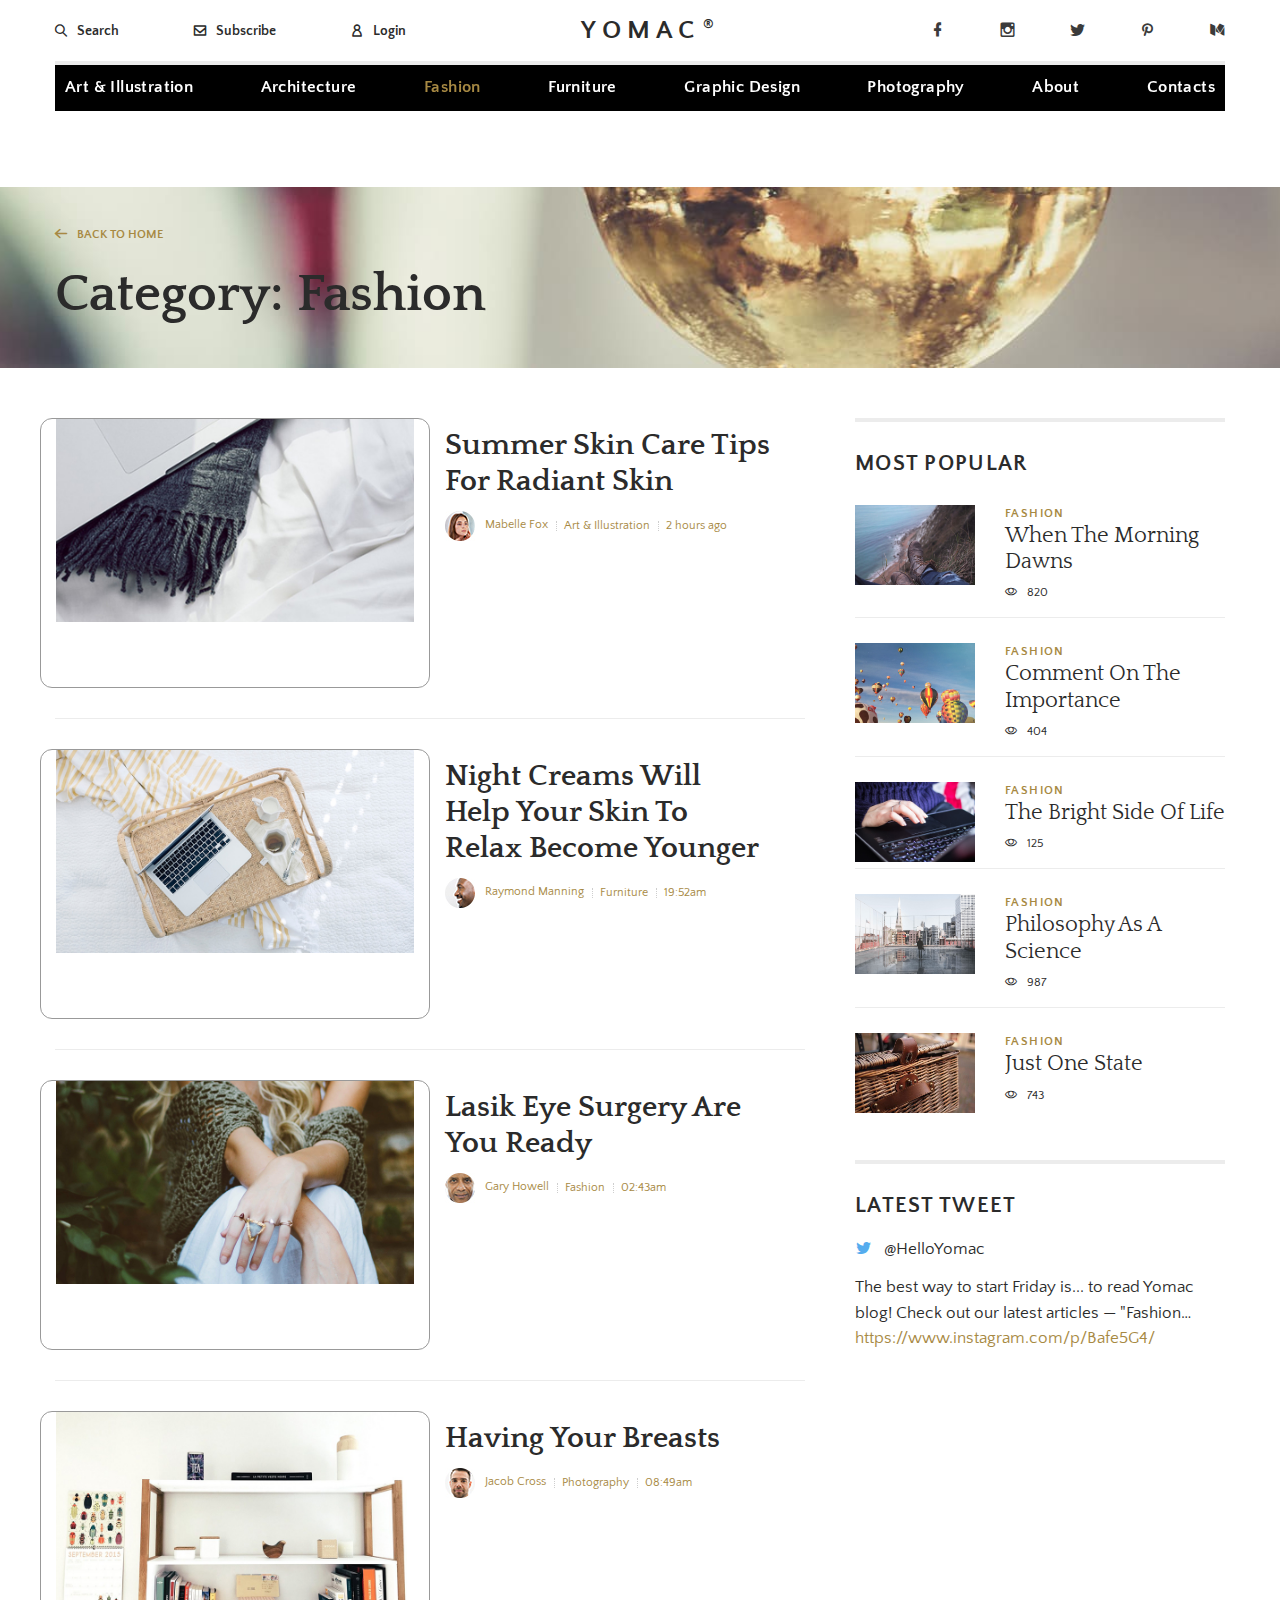
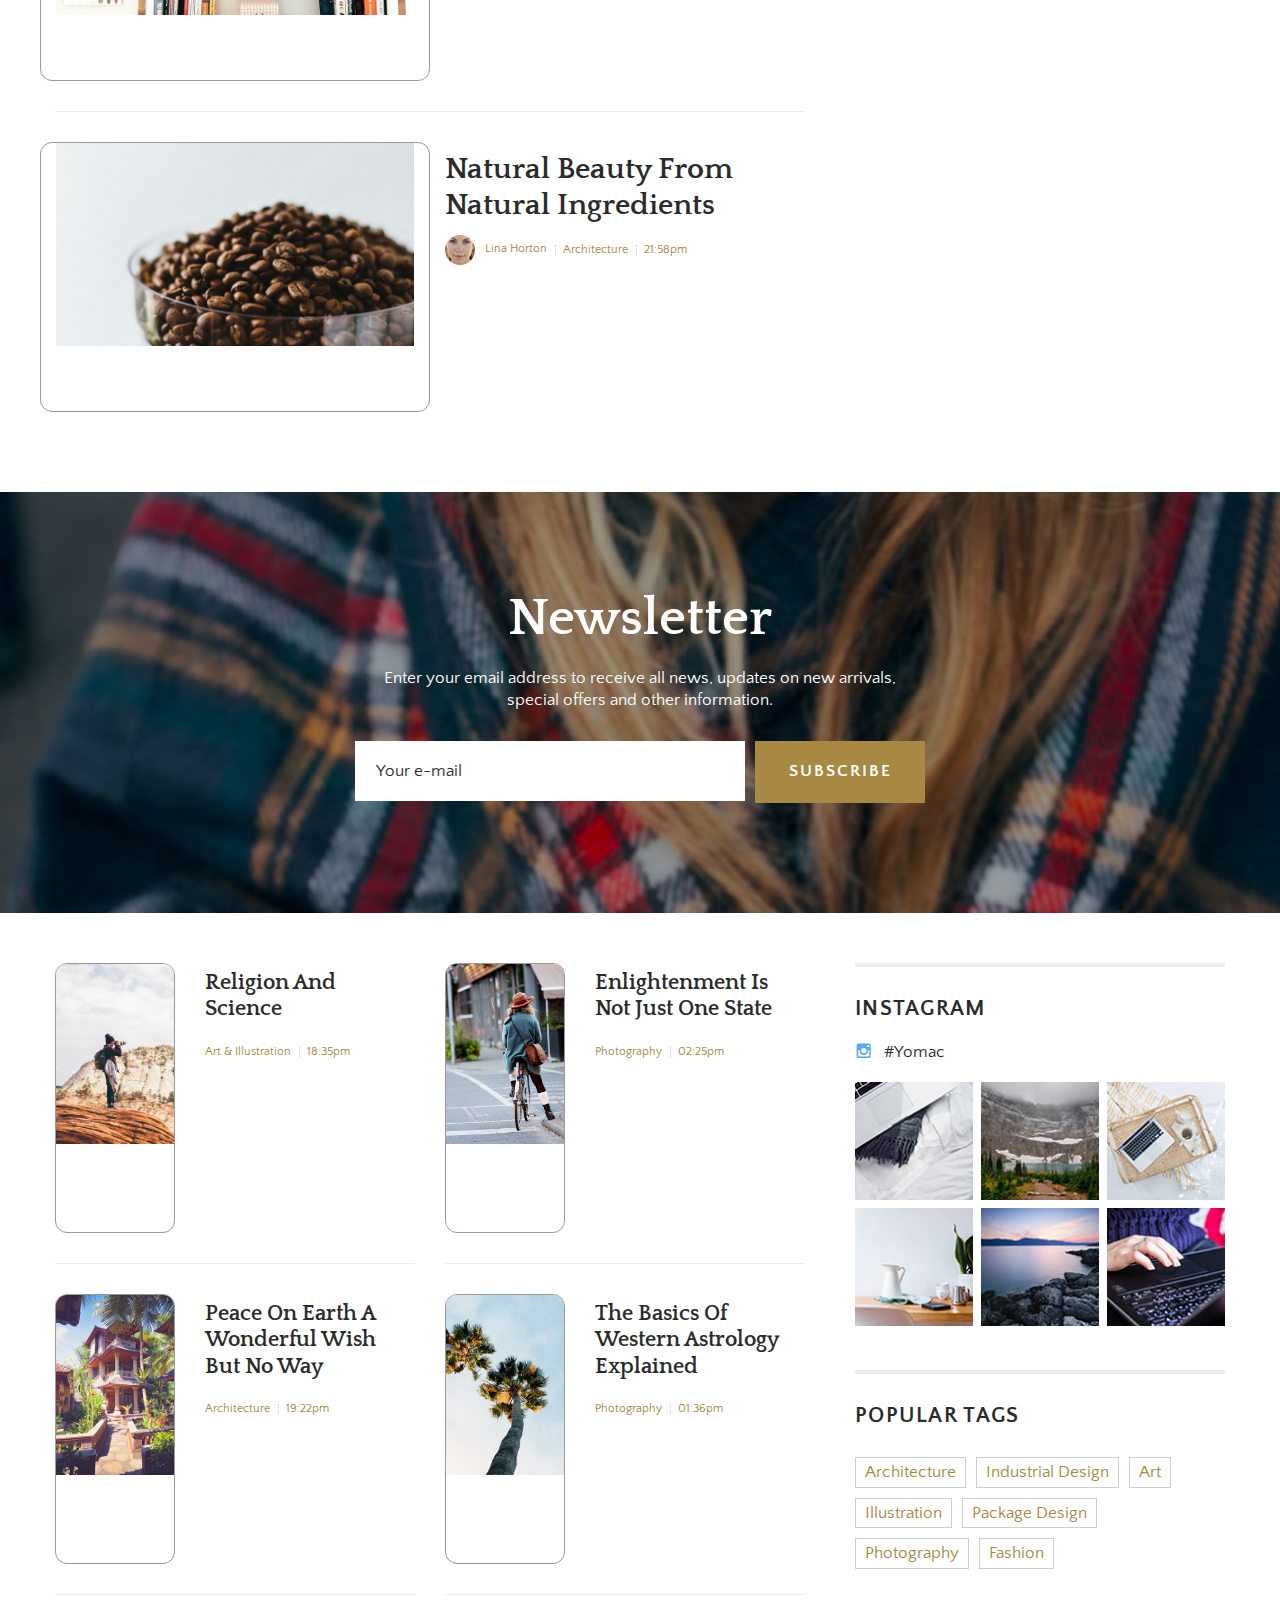
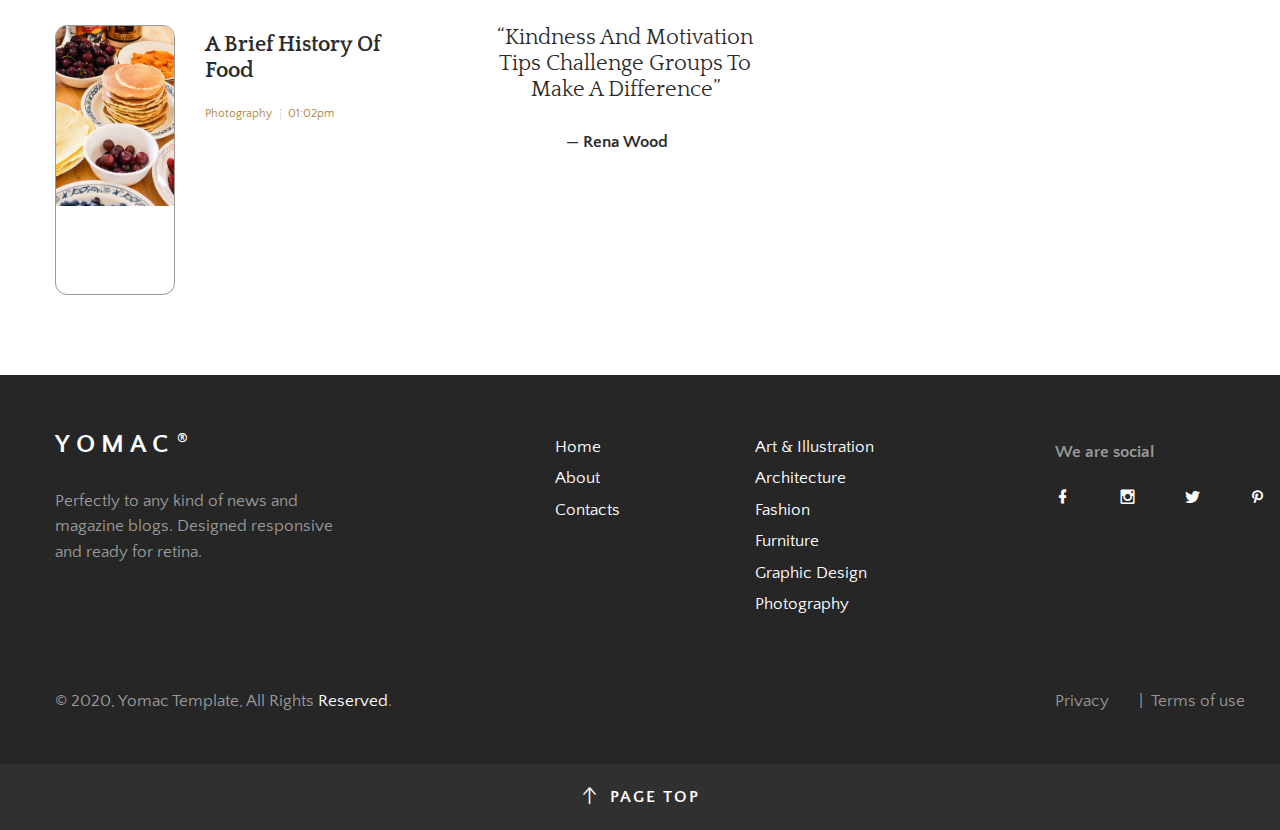
<file: category-post.html>
﻿<!DOCTYPE html>
<html lang="en">
<head>
	<meta charset="UTF-8">

	<!-- Meta required for Bootstrap -->
	<meta http-equiv="X-UA-Compatible" content="IE=edge">
    <meta name="viewport" content="width=device-width, initial-scale=1">
	<link rel="shortcut icon" href="assets/img/favicon.ico" type="image/x-icon" />
	<title>Category: Fashion</title>

	<!-- Fonts -->
	<link rel="stylesheet" href="assets/fonts/Quattrocento/Quattrocento.css">
	<link rel="stylesheet" href="assets/fonts/Quattrocento_Sans/Quattrocento_Sans.css">

	<!-- Icons -->
	<link rel="stylesheet" href="assets/fonts/MaterialDesign/css/materialdesignicons.min.css">
	<link rel="stylesheet" href="assets/fonts/Outicons/flaticon.css">

	<!-- Styles -->
	<link rel="stylesheet" href="libs/bootstrap-4.3.1/css/bootstrap.min.css">
	<link rel="stylesheet" href="libs/owl-carousel/owl.carousel.css">
	<link rel="stylesheet" href="libs/owl-carousel/owl.theme.css">

	<link rel="stylesheet" href="assets/css/main.css">
	<link rel="stylesheet" href="assets/css/responsive.css">

	<!--[if IE 9]>
	<link rel="stylesheet" href="assets/css/ie9.css">
	<![endif]-->

</head>
<body>
	<!-- <div id="page-preloader"><span class="spinner"></span></div> -->
	<div class="page-wraper">
		<div class="full-search-wrap">
			<div class="full-search container">
				<div class="full-search__close pull-right animate"><span class="mdi mdi-close"></span></div>
				<form action="/" class="full-search__form">
			        <input type="text" id="s-full" class="full-search__input" placeholder="Search"> 
			        <input type="submit" hidden>
					<p class="full-search__hint">Type in your search and press enter</p>
				</form>
			</div>
		</div>

		<!-- Header section start -->
		<header class="page-header header-sticky">
			<div class="container">
				<div class="top-bar">
					<div class="top-bar__widgets">
						<div class="row align-items-center">
							<div class="col-md-5 col-lg-4">
								<div class="top-bar__user-menu">
									<ul class="user-menu nav justify-content-center justify-content-md-start">
										<li class="nav-item"><button class="search-btn" id="js-search-btn"><span class="icon-left icon-xs flaticon-magnifying-glass-browser"></span>Search</button></li>
										<li class="nav-item"><a href="#"><span class="icon-left icon-xs flaticon-closed-envelope-email"></span>Subscribe</a></li>
										<li class="nav-item"><a href="#"><span class="icon-left icon-xs flaticon-messenger-user-avatar"></span>Login</a></li>
									</ul>
								</div>
							</div>
							<div class="col-md-2 col-lg-4">
								<div class="top-bar__logo text-lg-center">
									<a href="index.html" class="logo-title logo-title_reg">yomac</a>
								</div>
							</div>
							<div class="col-md-5 col-lg-4">
								<div class="top-bar__social text-right">
									<ul class="social-menu social-menu__right nav justify-content-md-end">
										<li class="nav-item"><a href="#" class="nav-item"><i class="mdi mdi-facebook"></i></a></li>
										<li class="nav-item"><a href="#" class="nav-item"><i class="mdi mdi-instagram"></i></a></li>
										<li class="nav-item"><a href="#" class="nav-item"><i class="mdi mdi-twitter"></i></a></li>
										<li class="nav-item"><a href="#" class="nav-item"><i class="mdi mdi-pinterest"></i></a></li>
										<li class="nav-item"><a href="#" class="nav-item"><i class="mdi mdi-medium"></i></a></li>
									</ul>
								</div>
							</div>
						</div>
					</div>
					<div class="mob-menu">
						<div id="mob-toggle" class="animate"><i class="icon icon-lg flaticon-menu-options"></i></div>
					</div>
				</div>
				<div class="main-navigation__wrap">
					<div class="main-navigation">
						<ul class="nav justify-content-between">
							<li class="nav-item"><a class="nav-link" href="category-post.html">Art &amp; Illustration</a></li>
							<li class="nav-item"><a class="nav-link" href="category-post.html">Architecture</a></li>
							<li class="nav-item active"><a class="nav-link" href="category-post.html">Fashion</a></li>
							<li class="nav-item"><a class="nav-link" href="category-post.html">Furniture</a></li>
							<li class="nav-item"><a class="nav-link" href="category-post.html">Graphic Design</a></li>
							<li class="nav-item"><a class="nav-link" href="category-post.html">Photography</a></li>
							<li class="nav-item"><a class="nav-link" href="about.html">About</a></li>
							<li class="nav-item"><a class="nav-link" href="contact.html">Contacts</a></li>
						</ul>
					</div>
				</div>
			</div>
		</header>
		<!-- Header section end -->	

		<!-- Page content section start -->	
		<main class="page-content">
			<!-- Page title section start -->
			<div class="page-head page-head_light" style="background-image: url('assets/img/cat-contain.jpg');">
				<div class="container">
					<div class="page-head__breadcrumb">
						<a href="index.html"><i class="icon-xs icon-left flaticon-left-arrow-sign"></i>Back to home</a>
					</div>
					<h1 class="page-head__title">Category: Fashion</h1>
				</div>
			</div>
			<!-- Page title section end -->

			<!-- News primary section start -->
			<section class="section news-primary">
				<div class="container">
					<h2 class="screen-reader-text">News</h2>
					<div class="row row-extended">
						<div class="col-lg-8">
							<div class="news-list">
								<div class="new-item">
									<div class="new-item__wrap">
										<div class="row">
											<div class="new-item__image col-md-6">
												<a href="post-single_sidebar.html"><img src="assets/img/new27.jpg" alt=""></a>
											</div>
											<div class="new-item__info col-md-6">
												<div class="h3 new-item__title"><a href="post-single_sidebar.html">Summer Skin Care Tips For Radiant Skin</a></div>
												<ul class="new-item__meta d-flex align-items-center">
													<li class="new-item__meta-author">
														<a href="category-post.html"><span class="meta-author__img"><img src="assets/img/contain-18.jpg" alt=""></span>Mabelle Fox</a>
													</li>
													<li class="new-item__meta-cat"><a href="category-post.html">Art &amp; Illustration</a></li>
													<li class="new-item__meta-time">2 hours ago</li>
												</ul>
											</div>
										</div>
									</div>
								</div>
								<div class="new-item">
									<div class="new-item__wrap">
										<div class="row">
											<div class="new-item__image col-md-6">
												<a href="post-single_sidebar.html"><img src="assets/img/new28.jpg" alt=""></a>
											</div>
											<div class="new-item__info col-md-6">
												<div class="h3 new-item__title"><a href="post-single_sidebar.html">Night Creams Will Help Your Skin To Relax Become Younger</a></div>
												<ul class="new-item__meta d-flex align-items-center">
													<li class="new-item__meta-author">
														<a href="category-post.html"><span class="meta-author__img"><img src="assets/img/contain-16.jpg" alt=""></span>Raymond Manning</a>
													</li>
													<li class="new-item__meta-cat"><a href="category-post.html">Furniture</a></li>
													<li class="new-item__meta-time">19:52am</li>
												</ul>
											</div>
										</div>
									</div>
								</div>
								<div class="new-item">
									<div class="new-item__wrap">
										<div class="row">
											<div class="new-item__image col-md-6">
												<a href="post-single_sidebar.html"><img src="assets/img/new29.jpg" alt=""></a>
											</div>
											<div class="new-item__info col-md-6">
												<div class="h3 new-item__title"><a href="post-single_sidebar.html">Lasik Eye Surgery Are You Ready</a></div>
												<ul class="new-item__meta d-flex align-items-center">
													<li class="new-item__meta-author">
														<a href="category-post.html"><span class="meta-author__img"><img src="assets/img/contain-14.jpg" alt=""></span>Gary Howell</a>
													</li>
													<li class="new-item__meta-cat"><a href="category-post.html">Fashion</a></li>
													<li class="new-item__meta-time">02:43am</li>
												</ul>
											</div>
										</div>
									</div>
								</div>
								<div class="new-item">
									<div class="new-item__wrap">
										<div class="row">
											<div class="new-item__image col-md-6">
												<a href="post-single_sidebar.html"><img src="assets/img/new30.jpg" alt=""></a>
											</div>
											<div class="new-item__info col-md-6">
												<div class="h3 new-item__title"><a href="post-single_sidebar.html">Having Your Breasts</a></div>
												<ul class="new-item__meta d-flex align-items-center">
													<li class="new-item__meta-author">
														<a href="category-post.html"><span class="meta-author__img"><img src="assets/img/contain-12.jpg" alt=""></span>Jacob Cross</a>
													</li>
													<li class="new-item__meta-cat"><a href="category-post.html">Photography</a></li>
													<li class="new-item__meta-time">08:49am</li>
												</ul>
											</div>
										</div>
									</div>
								</div>
								<div class="new-item last">
									<div class="new-item__wrap">
										<div class="row">
											<div class="new-item__image col-md-6">
												<a href="post-single_sidebar.html"><img src="assets/img/new31.jpg" alt=""></a>
											</div>
											<div class="new-item__info col-md-6">
												<div class="h3 new-item__title"><a href="post-single_sidebar.html">Natural Beauty From Natural Ingredients</a></div>
												<ul class="new-item__meta d-flex align-items-center">
													<li class="new-item__meta-author">
														<a href="category-post.html"><span class="meta-author__img"><img src="assets/img/contain-10.jpg" alt=""></span>Lina Horton</a>
													</li>
													<li class="new-item__meta-cat"><a href="category-post.html">Architecture</a></li>
													<li class="new-item__meta-time">21:58pm</li>
												</ul>
											</div>
										</div>
									</div>
								</div>
							</div>
						</div>
						<aside class="sidebar col-lg-4">
							<div class="widget-sidebar">
								<div class="widget-sidebar__title">Most popular</div>
								<ul class="widget-post-list">
									<li class="widget-post">
										<div class="widget-post__img">
											<a href="post-single_sidebar.html"><img src="assets/img/small-post1.jpg" alt=""></a>
										</div>
										<div class="widget-post__content">
											<div class="cat-title"><a href="category-post.html">Fashion</a></div>
											<div class="h4 widget-post__title"><a href="post-single_sidebar.html">When The Morning Dawns</a></div>
											<div class="widget-post__views">820</div>
										</div>
									</li>
									<li class="widget-post">
										<div class="widget-post__img">
											<a href="post-single_sidebar.html"><img src="assets/img/new10.jpg" alt=""></a>
										</div>
										<div class="widget-post__content">
											<div class="cat-title"><a href="category-post.html">Fashion</a></div>
											<div class="h4 widget-post__title"><a href="post-single_sidebar.html">Comment On The Importance</a></div>
											<div class="widget-post__views">404</div>
										</div>
									</li>
									<li class="widget-post">
										<div class="widget-post__img">
											<a href="post-single_sidebar.html"><img src="assets/img/small-post10.jpg" alt=""></a>
										</div>
										<div class="widget-post__content">
											<div class="cat-title"><a href="category-post.html">Fashion</a></div>
											<div class="h4 widget-post__title"><a href="post-single_sidebar.html">The Bright Side Of Life</a></div>
											<div class="widget-post__views">125</div>
										</div>
									</li>
									<li class="widget-post">
										<div class="widget-post__img">
											<a href="post-single_sidebar.html"><img src="assets/img/new1.jpg" alt=""></a>
										</div>
										<div class="widget-post__content">
											<div class="cat-title"><a href="category-post.html">Fashion</a></div>
											<div class="h4 widget-post__title"><a href="post-single_sidebar.html">Philosophy As A Science</a></div>
											<div class="widget-post__views">987</div>
										</div>
									</li>
									<li class="widget-post">
										<div class="widget-post__img">
											<a href="post-single_sidebar.html"><img src="assets/img/small-post5.jpg" alt=""></a>
										</div>
										<div class="widget-post__content">
											<div class="cat-title"><a href="category-post.html">Fashion</a></div>
											<div class="h4 widget-post__title"><a href="post-single_sidebar.html">Just One State</a></div>
											<div class="widget-post__views">743</div>
										</div>
									</li>
								</ul>
							</div>
							<div class="widget-sidebar">
								<div class="widget-sidebar__title">Latest tweet</div>
								<div class="widget-twitter widget-socialnet">
									<div class="social-user"><i class="mdi mdi-twitter"></i><a href="#">@HelloYomac</a></div>
									<div class="social-content">The best way to start Friday is... to read Yomac blog! Check out our latest articles — "Fashion… </div>
									<a href="https://www.instagram.com/p/Bafe5G4/" class="tweet-link">https://www.instagram.com/p/Bafe5G4/</a>
								</div>
							</div>
						</aside>
					</div>
				</div>
			</section>
			<!-- News primary section end -->

			<!-- Newsletter section start -->
			<section class="newsletter has-fill" style="background-image: url('assets/img/newslatter4.jpg');">
				<div class="container">
					<div class="row justify-content-center">
						<div class="col-md-8 col-lg-6 text-center">
							<h2 class="newsletter__title">Newsletter</h2>
							<p class="newsletter__text">Enter your email address to receive all news, updates on new arrivals, special offers and other information.</p>
							<form action="/">
								<div class="input-group newsletter__form">
									<input type="text" class="form-control" placeholder="Your e-mail">
									<span class="input-group-btn">
										<button class="btn btn-primary animate" type="button">Subscribe</button>
									</span>
								</div>
							</form>
						</div>
					</div>
				</div>
			</section>
			<!-- Newsletter section end -->

			<!-- News small section start -->
			<section class="section news-small">
				<div class="container">
					<h2 class="screen-reader-text">Popular posts</h2>
					<div class="row row-extended">
						<div class="col-lg-8">
							<div class="news-list-sm columns-2">
								<div class="row">
									<div class="new-item new-item_small col-sm-6">
										<div class="new-item__wrap">
											<div class="new-item__image">
												<a href="post-single_sidebar.html"><img src="assets/img/new11.jpg" alt=""></a>
											</div>
											<div class="new-item__info">
												<div class="h3 new-item__title"><a href="post-single_sidebar.html">Religion And Science</a></div>
												<ul class="new-item__meta d-flex align-items-center">
													<li class="new-item__meta-cat"><a href="category-post.html">Art &amp; Illustration</a></li>
													<li class="new-item__meta-time">18:35pm</li>
												</ul>
											</div>
										</div>
									</div>
									<div class="new-item new-item_small col-sm-6">
										<div class="new-item__wrap">
											<div class="new-item__image">
												<a href="post-single_sidebar.html"><img src="assets/img/new-sm2.jpg" alt=""></a>
											</div>
											<div class="new-item__info">
												<div class="h3 new-item__title"><a href="post-single_sidebar.html">Enlightenment Is Not Just One State</a></div>
												<ul class="new-item__meta d-flex align-items-center">
													<li class="new-item__meta-cat"><a href="category-post.html">Photography</a></li>
													<li class="new-item__meta-time">02:25pm</li>
												</ul>
											</div>
										</div>
									</div>
									<div class="new-item new-item_small col-sm-6">
										<div class="new-item__wrap">
											<div class="new-item__image">
												<a href="post-single_sidebar.html"><img src="assets/img/small-post2.jpg" alt=""></a>
											</div>
											<div class="new-item__info">
												<div class="h3 new-item__title"><a href="post-single_sidebar.html">Peace On Earth A Wonderful Wish But No Way</a></div>
												<ul class="new-item__meta d-flex align-items-center">
													<li class="new-item__meta-cat"><a href="category-post.html">Architecture</a></li>
													<li class="new-item__meta-time">19:22pm</li>
												</ul>
											</div>
										</div>
									</div>
									<div class="new-item new-item_small col-sm-6">
										<div class="new-item__wrap">
											<div class="new-item__image">
												<a href="post-single_sidebar.html"><img src="assets/img/new12.jpg" alt=""></a>
											</div>
											<div class="new-item__info">
												<div class="h3 new-item__title"><a href="post-single_sidebar.html">The Basics Of Western Astrology Explained</a></div>
												<ul class="new-item__meta d-flex align-items-center">
													<li class="new-item__meta-cat"><a href="category-post.html">Photography</a></li>
													<li class="new-item__meta-time">01:36pm</li>
												</ul>
											</div>
										</div>
									</div>
									<div class="new-item new-item_small last col-sm-6">
										<div class="new-item__wrap">
											<div class="new-item__image">
												<a href="post-single_sidebar.html"><img src="assets/img/new-sm5.jpg" alt=""></a>
											</div>
											<div class="new-item__info">
												<div class="h3 new-item__title"><a href="post-single_sidebar.html">A Brief History Of Food</a></div>
												<ul class="new-item__meta d-flex align-items-center">
													<li class="new-item__meta-cat"><a href="category-post.html">Photography</a></li>
													<li class="new-item__meta-time">01:02pm</li>
												</ul>
											</div>
										</div>
									</div>
									<div class="blockquote text-center col-sm-6">
										<div class="blockquote__text font-serif">“Kindness And Motivation Tips Challenge Groups To Make A Difference”</div>
										<div class="blockquote__author">Rena Wood</div>
									</div>
								</div>
							</div>
						</div>
						<aside class="sidebar col-lg-4">
							<div class="widget-sidebar">
								<div class="widget-sidebar__title">Instagram</div>
								<div class="widget-instagram widget-socialnet">
									<div class="social-user"><i class="mdi mdi-instagram"></i><a href="#">#Yomac</a></div>
									<div class="social-content">
										<ul class="instagram-imgs">
											<li class="instagram-image"><a href="#"><img src="assets/img/instag4.jpg" alt=""></a></li>
											<li class="instagram-image"><a href="#"><img src="assets/img/instag5.jpg" alt=""></a></li>
											<li class="instagram-image"><a href="#"><img src="assets/img/instag6.jpg" alt=""></a></li>
											<li class="instagram-image"><a href="#"><img src="assets/img/instag1.jpg" alt=""></a></li>
											<li class="instagram-image"><a href="#"><img src="assets/img/instag2.jpg" alt=""></a></li>
											<li class="instagram-image"><a href="#"><img src="assets/img/instag3.jpg" alt=""></a></li>
										</ul>
									</div>
								</div>
							</div>
							<div class="widget-sidebar">
								<div class="widget-sidebar__title">Popular Tags</div>
								<div class="tag-cloud">
									<a href="category-post.html"><span class="label label-default animate">Architecture</span></a>
									<a href="category-post.html"><span class="label label-default animate">Industrial Design</span></a>
									<a href="category-post.html"><span class="label label-default animate">Art</span></a>
									<a href="category-post.html"><span class="label label-default animate">Illustration</span></a>
									<a href="category-post.html"><span class="label label-default animate">Package Design</span></a>
									<a href="category-post.html"><span class="label label-default animate">Photography</span></a>
									<a href="category-post.html"><span class="label label-default animate">Fashion</span></a>
								</div>
							</div>
						</aside>
					</div>
				</div>
			</section>
			<!-- News small section end -->

		</main>
		<!-- Page content section end -->	

		<!-- Footer section start -->
		<footer class="page-footer">
			<div class="container">
				<div class="row">
					<div class="col-md-6 col-lg-5 footer-widget footer__copy">
						<div class="footer__logo footer-widget">
							<a href="index.html" class="logo-title logo-title_reg animate">yomac</a>
						</div>
						<div class="textwidget">
							<p>Perfectly to any kind of news and <br>magazine blogs. Designed responsive<br> and ready for retina.</p>
						</div>
					</div>
					<div class="col-sm-6 col-md-3 col-lg-2 footer-widget footer__page-menu">
						<div class="widget-menu">
							<ul class="footer-menu animate">
								<li><a href="index.html">Home</a></li>
								<li><a href="about.html">About</a></li>
								<li><a href="contact.html">Contacts</a></li>
							</ul>
						</div>
					</div>
					<div class="col-sm-6 col-md-3 col-lg-3 footer-widget footer__cat-menu">
						<div class="widget-menu">
							<ul class="footer-menu animate">
								<li><a href="category-post.html">Art &amp; Illustration</a></li>
								<li><a href="category-post.html">Architecture</a></li>
								<li><a href="category-post.html">Fashion</a></li>
								<li><a href="category-post.html">Furniture</a></li>
								<li><a href="category-post.html">Graphic Design</a></li>
								<li><a href="category-post.html">Photography</a></li>
							</ul>
						</div>
					</div>
					<div class="col-lg-2 footer-widget footer__social-menu">
						<div class="widget-social">
							<div class="widget-title">We are social</div>
							<ul class="social-menu social-menu__left nav animate">
								<li><a href="#"><i class="mdi mdi-facebook"></i></a></li>
								<li><a href="#"><i class="mdi mdi-instagram"></i></a></li>
								<li><a href="#"><i class="mdi mdi-twitter"></i></a></li>
								<li><a href="#"><i class="mdi mdi-pinterest"></i></a></li>
							</ul>
						</div>
					</div>
				</div>

				<div class="row page-footer__bottom">
					<div class="col-lg-10">
						<div class="copyright">&copy; 2020, Yomac Template, All Rights <a href="http://www.bootstrapmb.com/">Reserved</a>.</div>
					</div>
					<div class="col-lg-2">
						<div class="footer-nav nav">
							<li class="nav-item">
								<a href="#" class="nav-item">Privacy</a>
							</li>
							<li class="nav-item">
								<a href="#" class="nav-item">Terms of use</a>
							</li>
						</div>
					</div>
				</div>
			</div>
		</footer>
		<!-- Footer section end -->	

		<!-- To top section start -->
		<div id="to-top" class="page-to-top animate text-center"><span class="icon icon-left flaticon-up-arrow-sign">Page top</span></div>
	</div>
	<!-- Scripts -->

	<script src="libs/jquery/jquery-2.2.3.min.js"></script>
	<script src="libs/bootstrap-4.3.1/js/popper.min.js"></script>
	<script src="libs/bootstrap-4.3.1/js/bootstrap.min.js"></script>
	<script src="libs/owl-carousel/owl.carousel.min.js"></script>
	<script src="libs/isotope/imagesLoaded.min.js"></script>
	<script src="libs/isotope/isotope.pkgd.min.js"></script>
	<script src="assets/js/common.js"></script>

	<!--[if lt IE 9]>
	<script src="libs/html5shiv/es5-shim.min.js"></script>
	<script src="libs/html5shiv/html5shiv.min.js"></script>
	<script src="libs/html5shiv/html5shiv-printshiv.min.js"></script>
	<script src="libs/respond/respond.min.js"></script>
	<![endif]-->

</body>
</html>
</file>
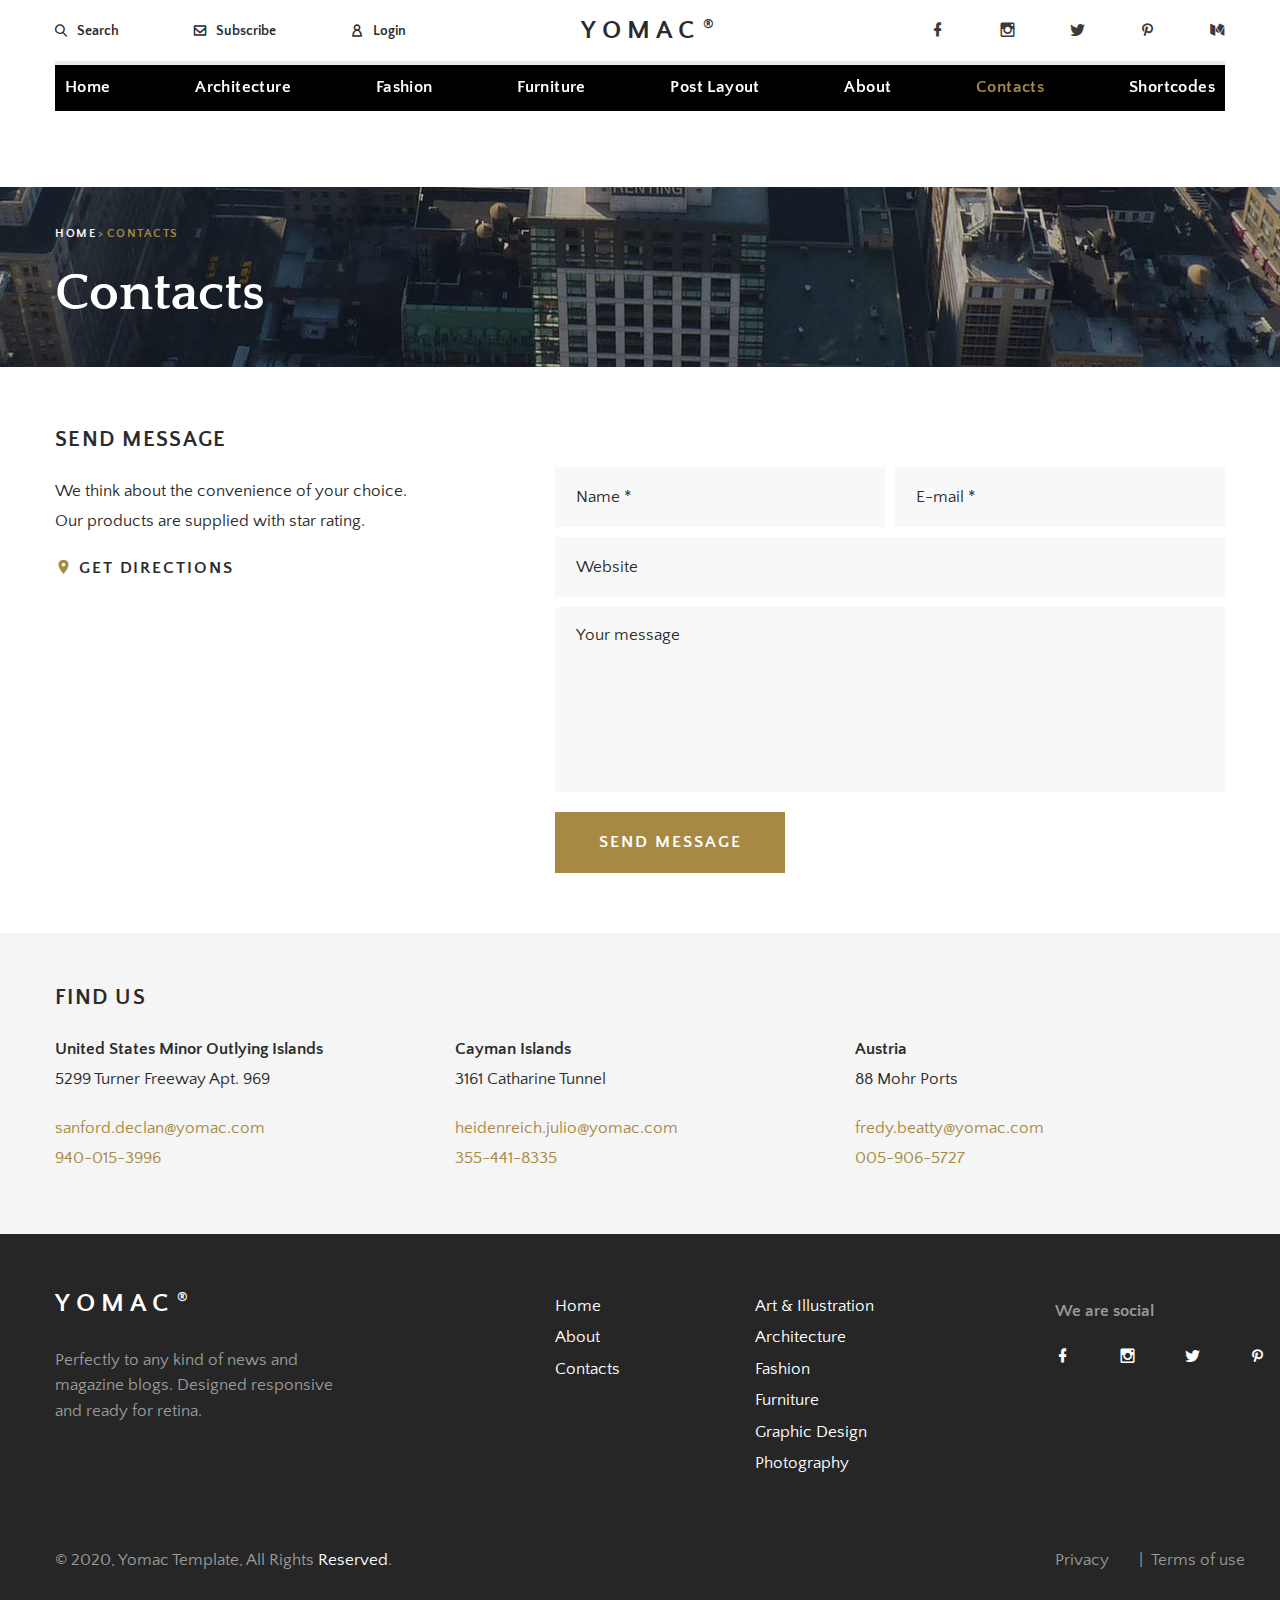
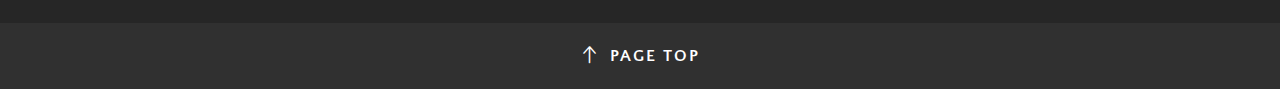
<file: contact.html>
﻿<!DOCTYPE html>
<html lang="en">
<head>
	<meta charset="UTF-8">

	<!-- Meta required for Bootstrap -->
	<meta http-equiv="X-UA-Compatible" content="IE=edge">
    <meta name="viewport" content="width=device-width, initial-scale=1">
	<link rel="shortcut icon" href="assets/img/favicon.ico" type="image/x-icon" />
	<title>Contacts - Yomac</title>

	<!-- Fonts -->
	<link rel="stylesheet" href="assets/fonts/Quattrocento/Quattrocento.css">
	<link rel="stylesheet" href="assets/fonts/Quattrocento_Sans/Quattrocento_Sans.css">

	<!-- Icons -->
	<link rel="stylesheet" href="assets/fonts/MaterialDesign/css/materialdesignicons.min.css">
	<link rel="stylesheet" href="assets/fonts/Outicons/flaticon.css">

	<!-- Styles -->
	<link rel="stylesheet" href="libs/bootstrap-4.3.1/css/bootstrap.min.css">
	<link rel="stylesheet" href="libs/owl-carousel/owl.carousel.css">
	<link rel="stylesheet" href="libs/owl-carousel/owl.theme.css">

	<link rel="stylesheet" href="assets/css/main.css">
	<link rel="stylesheet" href="assets/css/responsive.css">

	<!--[if IE 9]>
	<link rel="stylesheet" href="assets/css/ie9.css">
	<![endif]-->

</head>
<body>
	<!-- <div id="page-preloader"><span class="spinner"></span></div> -->
	<div class="page-wraper">
		<div class="full-search-wrap">
			<div class="full-search container">
				<div class="full-search__close pull-right animate"><span class="mdi mdi-close"></span></div>
				<form action="/" class="full-search__form">
			        <input type="text" id="s-full" class="full-search__input" placeholder="Search"> 
			        <input type="submit" hidden>
					<p class="full-search__hint">Type in your search and press enter</p>
				</form>
			</div>
		</div>

		<!-- Header section start -->
		<header class="page-header header-sticky">
			<div class="container">
				<div class="top-bar">
					<div class="top-bar__widgets">
						<div class="row align-items-center">
							<div class="col-md-5 col-lg-4">
								<div class="top-bar__user-menu">
									<ul class="user-menu nav justify-content-center justify-content-md-start">
										<li class="nav-item"><button class="search-btn" id="js-search-btn"><span class="icon-left icon-xs flaticon-magnifying-glass-browser"></span>Search</button></li>
										<li class="nav-item"><a href="#"><span class="icon-left icon-xs flaticon-closed-envelope-email"></span>Subscribe</a></li>
										<li class="nav-item"><a href="#"><span class="icon-left icon-xs flaticon-messenger-user-avatar"></span>Login</a></li>
									</ul>
								</div>
							</div>
							<div class="col-md-2 col-lg-4">
								<div class="top-bar__logo text-lg-center">
									<a href="index.html" class="logo-title logo-title_reg">yomac</a>
								</div>
							</div>
							<div class="col-md-5 col-lg-4">
								<div class="top-bar__social text-right">
									<ul class="social-menu social-menu__right nav justify-content-md-end">
										<li class="nav-item"><a href="#" class="nav-item"><i class="mdi mdi-facebook"></i></a></li>
										<li class="nav-item"><a href="#" class="nav-item"><i class="mdi mdi-instagram"></i></a></li>
										<li class="nav-item"><a href="#" class="nav-item"><i class="mdi mdi-twitter"></i></a></li>
										<li class="nav-item"><a href="#" class="nav-item"><i class="mdi mdi-pinterest"></i></a></li>
										<li class="nav-item"><a href="#" class="nav-item"><i class="mdi mdi-medium"></i></a></li>
									</ul>
								</div>
							</div>
						</div>
					</div>
					<div class="mob-menu">
						<div id="mob-toggle" class="animate"><i class="icon icon-lg flaticon-menu-options"></i></div>
					</div>
				</div>
				<div class="main-navigation__wrap">
					<div class="main-navigation">
						<ul class="nav justify-content-between">
							<li class="nav-item menu-item-has-children">
								<a href="index.html" class="nav-link">Home</a>
								<ul class="sub-menu">
									<li><a href="index-listing.html" class="nav-link">Home List</a></li>
									<li><a href="index-grid.html" class="nav-link">Home Grid</a></li>
									<li><a href="index.html" class="nav-link">Home Masonry</a></li>
									<li><a href="index-no-menu.html" class="nav-link">Home Clear</a></li>
									<li><a href="blog.html" class="nav-link">Home Blog</a></li>
								</ul>
							</li>
							<li class="nav-item">
								<a href="category-post.html" class="nav-link">Architecture</a>
							</li>
							<li class="nav-item">
								<a href="category-post.html" class="nav-link">Fashion</a>
							</li>
							<li class="nav-item">
								<a href="category-post.html" class="nav-link">Furniture</a>
							</li>
							<li class="nav-item menu-item-has-children">
								<a href="post-single_sidebar.html" class="nav-link">Post Layout</a>
								<ul class="sub-menu">
									<li class="nav-item">
										<a href="post-single_sidebar.html" class="nav-link">Sidebar Right</a>
									</li>
									<li class="nav-item">
										<a href="post-single_full.html" class="nav-link">No Sidebar</a>
									</li>
								</ul>
							</li>
							<li class="nav-item">
								<a href="about.html" class="nav-link">About</a>
							</li>
							<li class="nav-item active">
								<a href="contact.html" class="nav-link">Contacts</a>
							</li>
							<li class="nav-item menu-item-has-children">
								<a href="shortcodes.html" class="nav-link">Shortcodes</a>
								<ul class="sub-menu">
									<li class="nav-item">
										<a href="shortcodes.html" class="nav-link">Shortcodes</a>
									</li>
									<li class="nav-item">
										<a href="404-page.html" class="nav-link">404 Page</a>
									</li>
								</ul>
							</li>
						</ul>
					</div>
				</div>
			</div>
		</header>
		<!-- Header section end -->	

		<!-- Page content section start -->	
		<main class="page-content">
			
			<!-- Page title section start -->	
			<div class="page-head" style="background-image: url('assets/img/contacts-contain.jpg');">
				<div class="container">
					<div class="page-head__breadcrumb">
						<ol class="breadcrumb">
							<li><a href="index.html">home</a></li>
							<li class="active">Contacts</li>
						</ol>
					</div>
					<h1 class="page-head__title">Contacts</h1>
				</div>
			</div>
			<!-- Page title section end -->


			<!-- Contact info section start -->
			<section class="section contact-info">
				<div class="container">
					<div class="row justify-content-between">
						<div class="col-md-4">
							<h2 class="h4 section-title">send message</h2>
							<p class="section-text">We think about the convenience of your choice. Our products are supplied with star rating. </p>
							<div class="icon-heading"><span class="icon icon-left mdi mdi-map-marker"></span>Get directions</div>
						</div>
						<div class="col-md-7">
							<div class="contact-form">
								<form>
									<div class="form-group row form-row">
										<div class="col-sm-6 form-col">
											<input type="text" class="form-control" placeholder="Name *">
										</div>
										<div class="col-sm-6 form-col">
											<input type="email" class="form-control" placeholder="E-mail *">
										</div>
									</div>
									<div class="form-group">
										<input type="text" class="form-control" placeholder="Website">
									</div>
									<div class="form-group">
										<textarea rows="6" class="form-control" placeholder="Your message"></textarea>
									</div>

									<input type="submit" class="btn btn-primary btn-submit animate" value="Send message" />

								</form>
							</div>
						</div>
					</div>
				</div>
			</section>
			<!-- Contact info section end -->

			<!-- Contact adresses section start -->
			<section class="contact-addresses bg-grey">
				<div class="container">
					<h2 class="h4 section-title">find us</h2>
					<div class="row">
						<div class="col-md-4 contact-addresses__item">
							<div class="row">
								<div class="col-sm-6 col-md-12">
									<div class="contact__address">
										<b>United States Minor Outlying Islands</b><br>
										5299 Turner Freeway Apt. 969
									</div>
								</div>
								<div class="col-sm-6 col-md-12">
									<div class="contact__links">
										<a href="mailto:sanford.declan@yomac.com">sanford.declan@yomac.com</a>
										<p>940-015-3996</p>
									</div>
								</div>
							</div>
						</div>
						<div class="col-md-4 contact-addresses__item">
							<div class="row">
								<div class="col-sm-6 col-md-12">
									<div class="contact__address">
										<b>Cayman Islands</b><br>
										3161 Catharine Tunnel
									</div>
								</div>
								<div class="col-sm-6 col-md-12">
									<div class="contact__links">
										<a href="mailto:heidenreich.julio@yomac.com">heidenreich.julio@yomac.com</a>
										<p>355-441-8335</p>
									</div>
								</div>
							</div>
						</div>
						<div class="col-md-4 contact-addresses__item">
							<div class="row">
								<div class="col-sm-6 col-md-12">
									<div class="contact__address">
										<b>Austria</b><br>
										88 Mohr Ports
									</div>
								</div>
								<div class="col-sm-6 col-md-12">
									<div class="contact__links">
										<a href="mailto:fredy.beatty@yomac.com">fredy.beatty@yomac.com</a>
										<p>005-906-5727</p>
									</div>
								</div>
							</div>
						</div>
					</div>
				</div>
			</section>
			<!-- Contact adresses section end -->

		</main>
		<!-- Page content section end -->	

		<!-- Footer section start -->
		<footer class="page-footer">
			<div class="container">
				<div class="row">
					<div class="col-md-6 col-lg-5 footer-widget footer__copy">
						<div class="footer__logo footer-widget">
							<a href="index.html" class="logo-title logo-title_reg animate">yomac</a>
						</div>
						<div class="textwidget">
							<p>Perfectly to any kind of news and <br>magazine blogs. Designed responsive<br> and ready for retina.</p>
						</div>
					</div>
					<div class="col-sm-6 col-md-3 col-lg-2 footer-widget footer__page-menu">
						<div class="widget-menu">
							<ul class="footer-menu animate">
								<li><a href="index.html">Home</a></li>
								<li><a href="about.html">About</a></li>
								<li><a href="contact.html">Contacts</a></li>
							</ul>
						</div>
					</div>
					<div class="col-sm-6 col-md-3 col-lg-3 footer-widget footer__cat-menu">
						<div class="widget-menu">
							<ul class="footer-menu animate">
								<li><a href="category-post.html">Art &amp; Illustration</a></li>
								<li><a href="category-post.html">Architecture</a></li>
								<li><a href="category-post.html">Fashion</a></li>
								<li><a href="category-post.html">Furniture</a></li>
								<li><a href="category-post.html">Graphic Design</a></li>
								<li><a href="category-post.html">Photography</a></li>
							</ul>
						</div>
					</div>
					<div class="col-lg-2 footer-widget footer__social-menu">
						<div class="widget-social">
							<div class="widget-title">We are social</div>
							<ul class="social-menu social-menu__left nav animate">
								<li><a href="#"><i class="mdi mdi-facebook"></i></a></li>
								<li><a href="#"><i class="mdi mdi-instagram"></i></a></li>
								<li><a href="#"><i class="mdi mdi-twitter"></i></a></li>
								<li><a href="#"><i class="mdi mdi-pinterest"></i></a></li>
							</ul>
						</div>
					</div>
				</div>

				<div class="row page-footer__bottom">
					<div class="col-lg-10">
						<div class="copyright">&copy; 2020, Yomac Template, All Rights <a href="http://www.bootstrapmb.com/">Reserved</a>.</div>
					</div>
					<div class="col-lg-2">
						<div class="footer-nav nav">
							<li class="nav-item">
								<a href="#" class="nav-item">Privacy</a>
							</li>
							<li class="nav-item">
								<a href="#" class="nav-item">Terms of use</a>
							</li>
						</div>
					</div>
				</div>
			</div>
		</footer>
		<!-- Footer section end -->	

		<!-- To top section start -->
		<div id="to-top" class="page-to-top animate text-center"><span class="icon icon-left flaticon-up-arrow-sign">Page top</span></div>
	</div>
	<!-- Scripts -->

	<script src="libs/jquery/jquery-2.2.3.min.js"></script>
	<script src="libs/bootstrap-4.3.1/js/popper.min.js"></script>
	<script src="libs/bootstrap-4.3.1/js/bootstrap.min.js"></script>
	<script src="libs/owl-carousel/owl.carousel.min.js"></script>
	<script src="libs/isotope/imagesLoaded.min.js"></script>
	<script src="libs/isotope/isotope.pkgd.min.js"></script>
	<script src="assets/js/common.js"></script>

	<!--[if lt IE 9]>
	<script src="libs/html5shiv/es5-shim.min.js"></script>
	<script src="libs/html5shiv/html5shiv.min.js"></script>
	<script src="libs/html5shiv/html5shiv-printshiv.min.js"></script>
	<script src="libs/respond/respond.min.js"></script>
	<![endif]-->

</body>
</html>
</file>
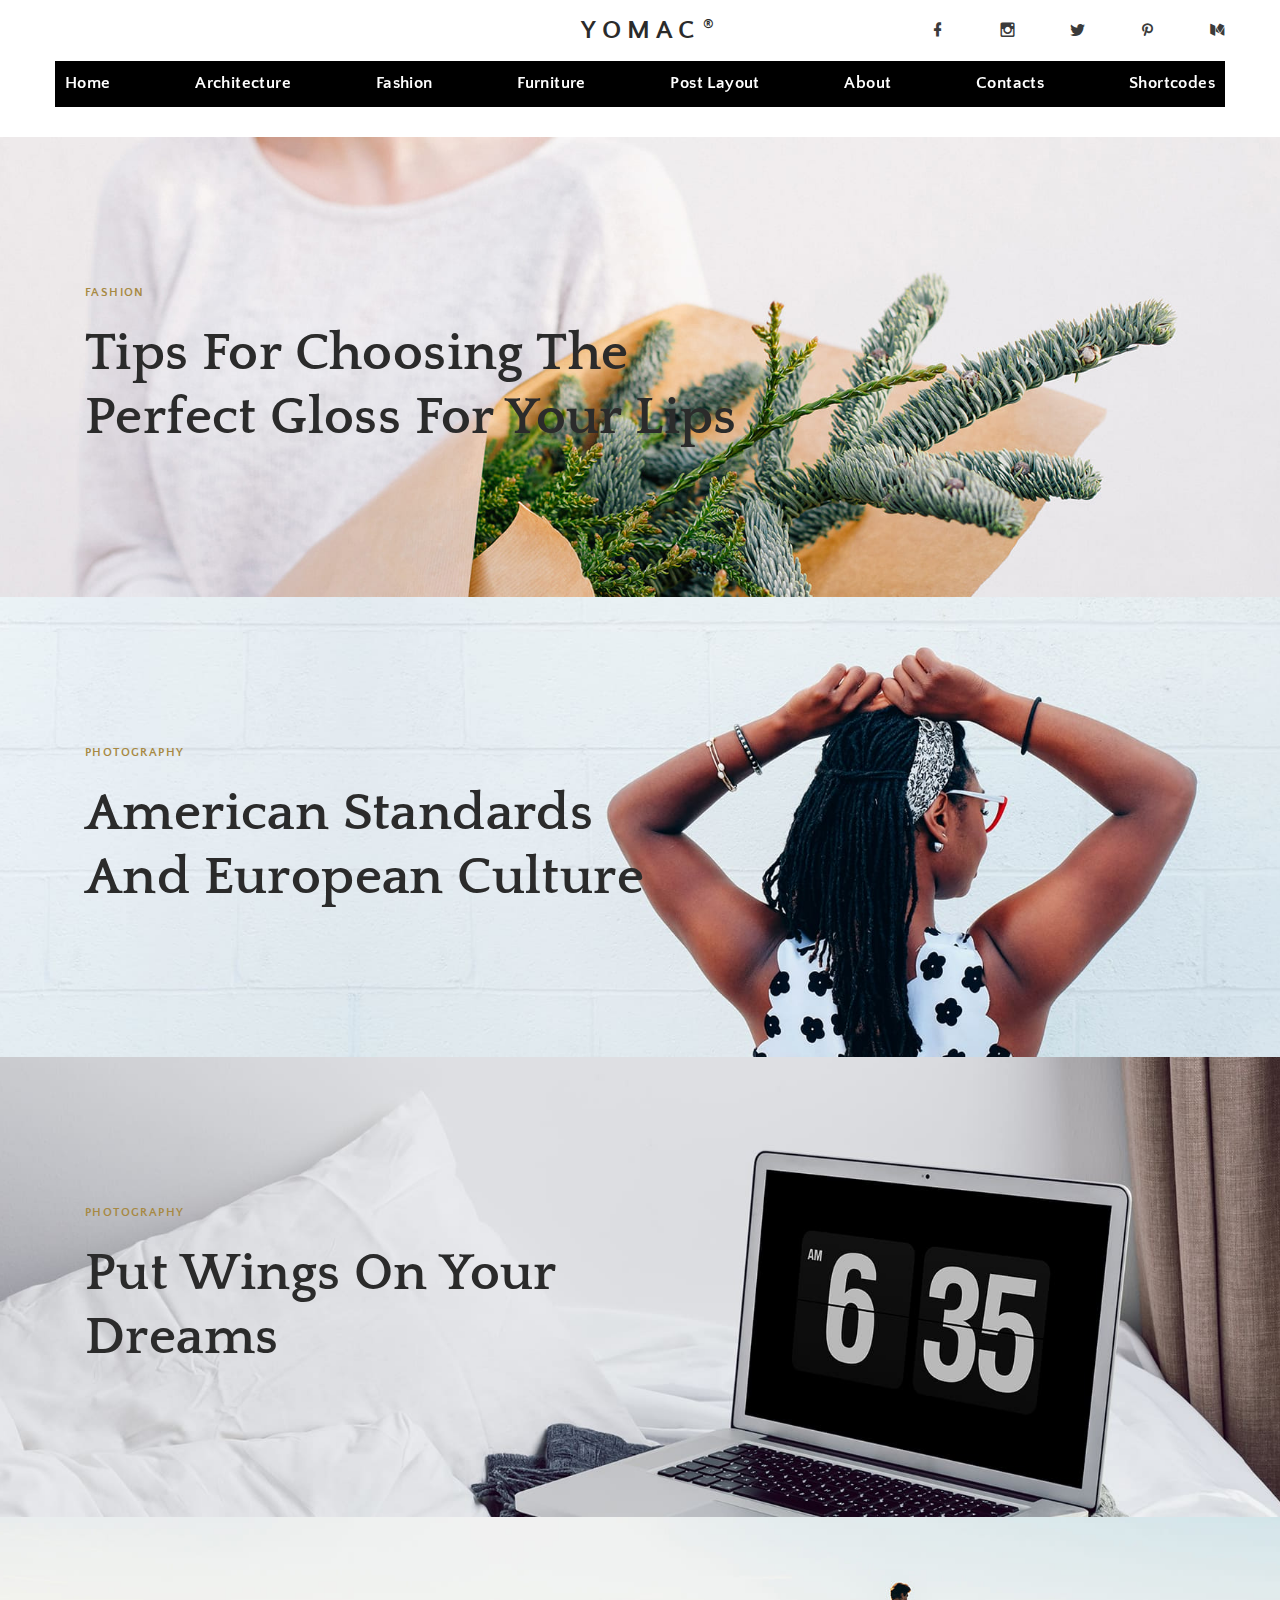
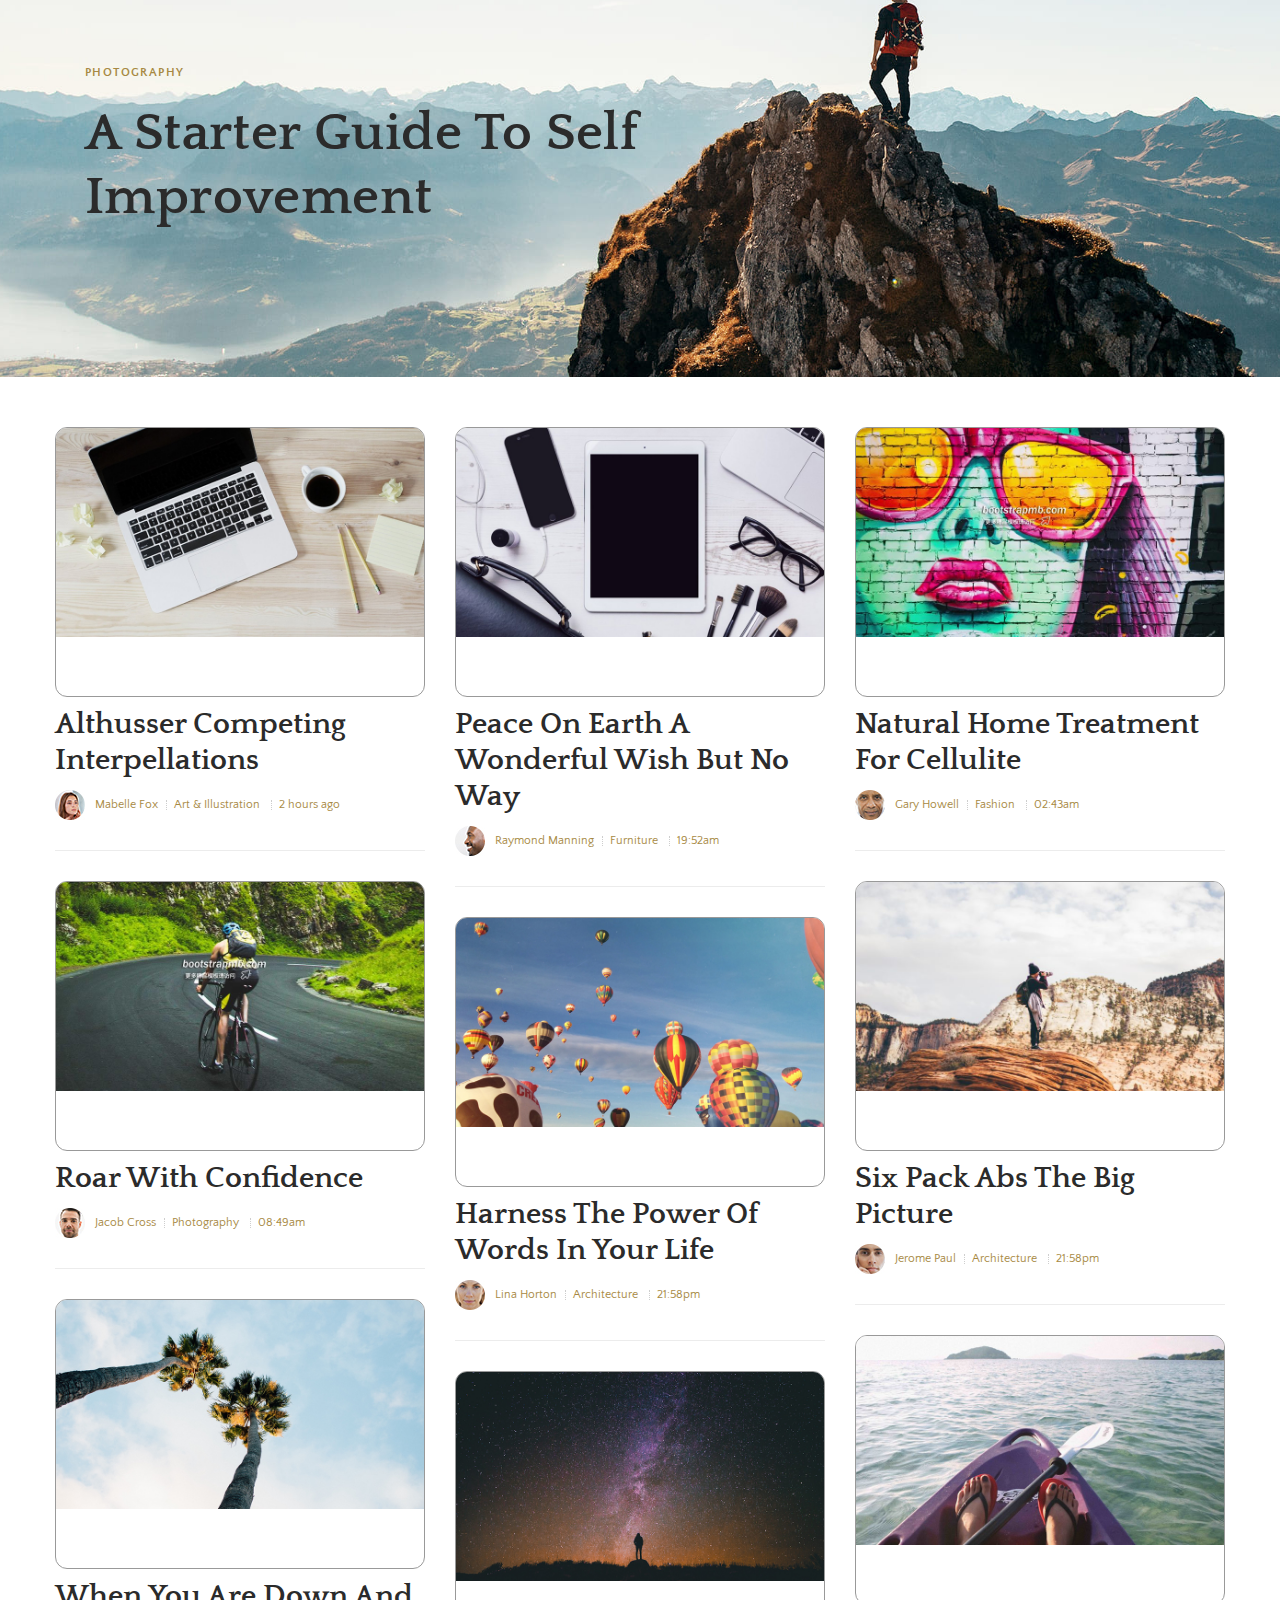
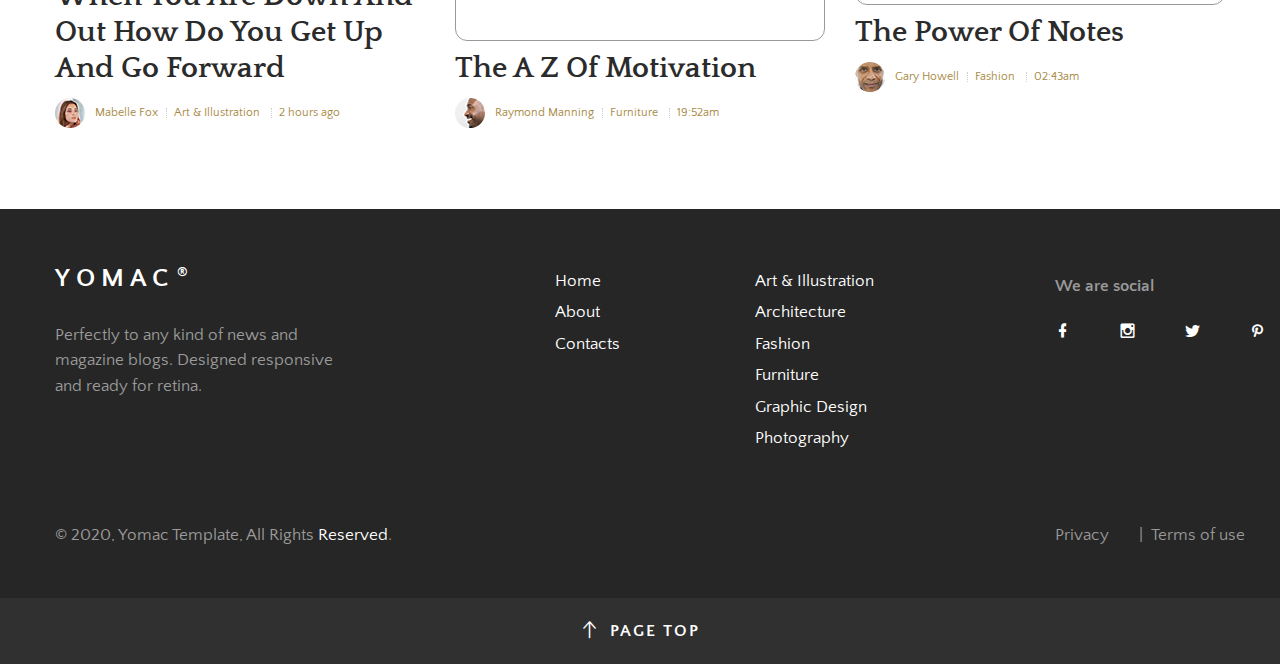
<file: index copy.html>
﻿<!DOCTYPE html>
<html lang="en">
  <head>
    <meta charset="UTF-8" />

    <!-- Meta required for Bootstrap -->
    <meta http-equiv="X-UA-Compatible" content="IE=edge" />
    <meta name="viewport" content="width=device-width, initial-scale=1" />
    <link
      rel="shortcut icon"
      href="assets/img/favicon.ico"
      type="image/x-icon"
    />
    <title>Home - Yomac</title>

    <!-- Fonts -->
    <link rel="stylesheet" href="assets/fonts/Quattrocento/Quattrocento.css" />
    <link
      rel="stylesheet"
      href="assets/fonts/Quattrocento_Sans/Quattrocento_Sans.css"
    />

    <!-- Icons -->
    <link
      rel="stylesheet"
      href="assets/fonts/MaterialDesign/css/materialdesignicons.min.css"
    />
    <link rel="stylesheet" href="assets/fonts/Outicons/flaticon.css" />

    <!-- Styles -->
    <link rel="stylesheet" href="libs/bootstrap-4.3.1/css/bootstrap.min.css" />
    <link rel="stylesheet" href="libs/owl-carousel/owl.carousel.css" />
    <link rel="stylesheet" href="libs/owl-carousel/owl.theme.css" />

    <link rel="stylesheet" href="assets/css/main.css" />
    <link rel="stylesheet" href="assets/css/responsive.css" />

    <!--[if IE 9]>
      <link rel="stylesheet" href="assets/css/ie9.css" />
    <![endif]-->
  </head>
  <body>
    <!-- <div id="page-preloader"><span class="spinner"></span></div> -->
    <div class="page-wraper">
      <div class="full-search-wrap">
        <div class="full-search container">
          <div class="full-search__close pull-right animate">
            <span class="mdi mdi-close"></span>
          </div>
          <form class="full-search__form">
            <input
              type="text"
              id="s-full"
              class="full-search__input"
              placeholder="Search"
            />
            <input type="submit" hidden />
            <p class="full-search__hint">Type in your search and press enter</p>
          </form>
        </div>
      </div>

      <!-- Header section start -->
      <header class="page-header header-sticky">
        <div class="container">
          <div class="top-bar">
            <div class="top-bar__widgets">
              <div class="row align-items-center">
                <div class="col-md-5 col-lg-4"></div>
                <div class="col-md-2 col-lg-4">
                  <div class="top-bar__logo text-lg-center">
                    <a href="index.html" class="logo-title logo-title_reg"
                      >yomac</a
                    >
                  </div>
                </div>
                <div class="col-md-5 col-lg-4">
                  <div class="top-bar__social text-right">
                    <ul
                      class="social-menu social-menu__right nav justify-content-md-end"
                    >
                      <li class="nav-item">
                        <a href="#" class="nav-item"
                          ><i class="mdi mdi-facebook"></i
                        ></a>
                      </li>
                      <li class="nav-item">
                        <a href="#" class="nav-item"
                          ><i class="mdi mdi-instagram"></i
                        ></a>
                      </li>
                      <li class="nav-item">
                        <a href="#" class="nav-item"
                          ><i class="mdi mdi-twitter"></i
                        ></a>
                      </li>
                      <li class="nav-item">
                        <a href="#" class="nav-item"
                          ><i class="mdi mdi-pinterest"></i
                        ></a>
                      </li>
                      <li class="nav-item">
                        <a href="#" class="nav-item"
                          ><i class="mdi mdi-medium"></i
                        ></a>
                      </li>
                    </ul>
                  </div>
                </div>
              </div>
            </div>
            <div class="mob-menu">
              <div id="mob-toggle" class="animate">
                <i class="icon icon-lg flaticon-menu-options"></i>
              </div>
            </div>
          </div>
          <div class="main-navigation__wrap">
            <div class="main-navigation absolute">
              <ul class="nav justify-content-between">
                <li class="nav-item menu-item-has-children">
                  <a href="index.html" class="nav-link">Home</a>
                  <ul class="sub-menu">
                    <li>
                      <a href="index-listing.html" class="nav-link"
                        >Home List</a
                      >
                    </li>
                    <li>
                      <a href="index-grid.html" class="nav-link">Home Grid</a>
                    </li>
                    <li>
                      <a href="index.html" class="nav-link">Home Masonry</a>
                    </li>
                    <li>
                      <a href="index-no-menu.html" class="nav-link"
                        >Home Clear</a
                      >
                    </li>
                    <li><a href="blog.html" class="nav-link">Home Blog</a></li>
                  </ul>
                </li>
                <li class="nav-item">
                  <a href="category-post.html" class="nav-link">Architecture</a>
                </li>
                <li class="nav-item">
                  <a href="category-post.html" class="nav-link">Fashion</a>
                </li>
                <li class="nav-item">
                  <a href="category-post.html" class="nav-link">Furniture</a>
                </li>
                <li class="nav-item menu-item-has-children">
                  <a href="post-single_sidebar.html" class="nav-link"
                    >Post Layout</a
                  >
                  <ul class="sub-menu">
                    <li class="nav-item">
                      <a href="post-single_sidebar.html" class="nav-link"
                        >Sidebar Right</a
                      >
                    </li>
                    <li class="nav-item">
                      <a href="post-single_full.html" class="nav-link"
                        >No Sidebar</a
                      >
                    </li>
                  </ul>
                </li>
                <li class="nav-item">
                  <a href="about.html" class="nav-link">About</a>
                </li>
                <li class="nav-item">
                  <a href="contact.html" class="nav-link">Contacts</a>
                </li>
                <li class="nav-item menu-item-has-children">
                  <a href="shortcodes.html" class="nav-link">Shortcodes</a>
                  <ul class="sub-menu">
                    <li class="nav-item">
                      <a href="shortcodes.html" class="nav-link">Shortcodes</a>
                    </li>
                    <li class="nav-item">
                      <a href="404-page.html" class="nav-link">404 Page</a>
                    </li>
                  </ul>
                </li>
              </ul>
            </div>
          </div>
        </div>
      </header>
      <!-- Header section end -->

      <!-- Page content section start -->
      <main class="page-content">
        <!-- Slider section start -->
        <section class="hero-slider-section">
          <div id="hero-slider" class="main-slider">
            <div
              class="main-slider__item"
              style="background-image: url('assets/img/slide-2.jpg')"
            >
              <div class="container">
                <div class="item__content">
                  <div class="cat-title">
                    <a href="category-post.html">Fashion</a>
                  </div>
                  <h1 class="main-slider__title">
                    <a href="post-single_sidebar.html"
                      >Tips For Choosing The<br />
                      Perfect Gloss For Your Lips</a
                    >
                  </h1>
                </div>
              </div>
            </div>
            <div
              class="main-slider__item"
              style="background-image: url('assets/img/slide-3.jpg')"
            >
              <div class="container">
                <div class="item__content">
                  <div class="cat-title">
                    <a href="category-post.html">Photography</a>
                  </div>
                  <div class="main-slider__title">
                    <a href="post-single_sidebar.html"
                      >American Standards<br />
                      And European Culture</a
                    >
                  </div>
                </div>
              </div>
            </div>
            <div
              class="main-slider__item"
              style="background-image: url('assets/img/slide-4.jpg')"
            >
              <div class="container">
                <div class="item__content">
                  <div class="cat-title">
                    <a href="category-post.html">Photography</a>
                  </div>
                  <div class="main-slider__title">
                    <a href="post-single_sidebar.html"
                      >Put Wings On Your<br />
                      Dreams</a
                    >
                  </div>
                </div>
              </div>
            </div>
            <div
              class="main-slider__item"
              style="background-image: url('assets/img/slide-1.jpg')"
            >
              <div class="container">
                <div class="item__content">
                  <div class="cat-title">
                    <a href="category-post.html">Photography</a>
                  </div>
                  <div class="main-slider__title">
                    <a href="post-single_sidebar.html"
                      >A Starter Guide To Self <br />Improvement</a
                    >
                  </div>
                </div>
              </div>
            </div>
          </div>
        </section>
        <!-- Slider section start -->

        <!-- News primary section start -->
        <section class="section news-primary">
          <div class="container">
            <h2 class="screen-reader-text">News</h2>
            <div class="news-masonry masonry-grid row columns-3">
              <div class="new-item col-md-6 col-lg-4">
                <div class="new-item__wrap">
                  <div class="new-item__image">
                    <a href="post-single_sidebar.html"
                      ><img src="assets/img/new6.jpg" alt=""
                    /></a>
                  </div>
                  <div class="new-item__info">
                    <div class="h3 new-item__title">
                      <a href="post-single_sidebar.html"
                        >Althusser Competing Interpellations</a
                      >
                    </div>
                    <ul class="new-item__meta d-flex align-items-center">
                      <li class="new-item__meta-author">
                        <a href="category-post.html"
                          ><span class="meta-author__img"
                            ><img
                              src="assets/img/contain-18.jpg"
                              alt="" /></span
                          >Mabelle Fox</a
                        >
                      </li>
                      <li class="new-item__meta-cat">
                        <a href="category-post.html">Art &amp; Illustration</a>
                      </li>
                      <li class="new-item__meta-time">2 hours ago</li>
                    </ul>
                  </div>
                </div>
              </div>
              <div class="new-item col-md-6 col-lg-4">
                <div class="new-item__wrap">
                  <div class="new-item__image">
                    <a href="post-single_sidebar.html"
                      ><img src="assets/img/new7.jpg" alt=""
                    /></a>
                  </div>
                  <div class="new-item__info">
                    <div class="h3 new-item__title">
                      <a href="post-single_sidebar.html"
                        >Peace On Earth A Wonderful Wish But No Way</a
                      >
                    </div>
                    <ul class="new-item__meta d-flex align-items-center">
                      <li class="new-item__meta-author">
                        <a href="category-post.html"
                          ><span class="meta-author__img"
                            ><img
                              src="assets/img/contain-16.jpg"
                              alt="" /></span
                          >Raymond Manning</a
                        >
                      </li>
                      <li class="new-item__meta-cat">
                        <a href="category-post.html">Furniture</a>
                      </li>
                      <li class="new-item__meta-time">19:52am</li>
                    </ul>
                  </div>
                </div>
              </div>
              <div class="new-item col-md-6 col-lg-4">
                <div class="new-item__wrap">
                  <div class="new-item__image">
                    <a href="post-single_sidebar.html"
                      ><img src="assets/img/new8.jpg" alt=""
                    /></a>
                  </div>
                  <div class="new-item__info">
                    <div class="h3 new-item__title">
                      <a href="post-single_sidebar.html"
                        >Natural Home Treatment For Cellulite</a
                      >
                    </div>
                    <ul class="new-item__meta d-flex align-items-center">
                      <li class="new-item__meta-author">
                        <a href="category-post.html"
                          ><span class="meta-author__img"
                            ><img
                              src="assets/img/contain-14.jpg"
                              alt="" /></span
                          >Gary Howell</a
                        >
                      </li>
                      <li class="new-item__meta-cat">
                        <a href="category-post.html">Fashion</a>
                      </li>
                      <li class="new-item__meta-time">02:43am</li>
                    </ul>
                  </div>
                </div>
              </div>
              <div class="new-item col-md-6 col-lg-4">
                <div class="new-item__wrap">
                  <div class="new-item__image">
                    <a href="post-single_sidebar.html"
                      ><img src="assets/img/new9.jpg" alt=""
                    /></a>
                  </div>
                  <div class="new-item__info">
                    <div class="h3 new-item__title">
                      <a href="post-single_sidebar.html"
                        >Roar With Confidence</a
                      >
                    </div>
                    <ul class="new-item__meta d-flex align-items-center">
                      <li class="new-item__meta-author">
                        <a href="category-post.html"
                          ><span class="meta-author__img"
                            ><img
                              src="assets/img/contain-12.jpg"
                              alt="" /></span
                          >Jacob Cross</a
                        >
                      </li>
                      <li class="new-item__meta-cat">
                        <a href="category-post.html">Photography</a>
                      </li>
                      <li class="new-item__meta-time">08:49am</li>
                    </ul>
                  </div>
                </div>
              </div>
              <div class="new-item col-md-6 col-lg-4">
                <div class="new-item__wrap">
                  <div class="new-item__image">
                    <a href="post-single_sidebar.html"
                      ><img src="assets/img/new11.jpg" alt=""
                    /></a>
                  </div>
                  <div class="new-item__info">
                    <div class="h3 new-item__title">
                      <a href="post-single_sidebar.html"
                        >Six Pack Abs The Big Picture</a
                      >
                    </div>
                    <ul class="new-item__meta d-flex align-items-center">
                      <li class="new-item__meta-author">
                        <a href="category-post.html"
                          ><span class="meta-author__img"
                            ><img
                              src="assets/img/contain-21.jpg"
                              alt="" /></span
                          >Jerome Paul</a
                        >
                      </li>
                      <li class="new-item__meta-cat">
                        <a href="category-post.html">Architecture</a>
                      </li>
                      <li class="new-item__meta-time">21:58pm</li>
                    </ul>
                  </div>
                </div>
              </div>
              <div class="new-item col-md-6 col-lg-4">
                <div class="new-item__wrap">
                  <div class="new-item__image">
                    <a href="post-single_sidebar.html"
                      ><img src="assets/img/new10.jpg" alt=""
                    /></a>
                  </div>
                  <div class="new-item__info">
                    <div class="h3 new-item__title">
                      <a href="post-single_sidebar.html"
                        >Harness The Power Of Words In Your Life</a
                      >
                    </div>
                    <ul class="new-item__meta d-flex align-items-center">
                      <li class="new-item__meta-author">
                        <a href="category-post.html"
                          ><span class="meta-author__img"
                            ><img
                              src="assets/img/contain-10.jpg"
                              alt="" /></span
                          >Lina Horton</a
                        >
                      </li>
                      <li class="new-item__meta-cat">
                        <a href="category-post.html">Architecture</a>
                      </li>
                      <li class="new-item__meta-time">21:58pm</li>
                    </ul>
                  </div>
                </div>
              </div>
              <div class="new-item col-md-6 col-lg-4 last">
                <div class="new-item__wrap">
                  <div class="new-item__image">
                    <a href="post-single_sidebar.html"
                      ><img src="assets/img/new12.jpg" alt=""
                    /></a>
                  </div>
                  <div class="new-item__info">
                    <div class="h3 new-item__title">
                      <a href="post-single_sidebar.html"
                        >When You Are Down And Out How Do You Get Up And Go
                        Forward</a
                      >
                    </div>
                    <ul class="new-item__meta d-flex align-items-center">
                      <li class="new-item__meta-author">
                        <a href="category-post.html"
                          ><span class="meta-author__img"
                            ><img
                              src="assets/img/contain-18.jpg"
                              alt="" /></span
                          >Mabelle Fox</a
                        >
                      </li>
                      <li class="new-item__meta-cat">
                        <a href="category-post.html">Art &amp; Illustration</a>
                      </li>
                      <li class="new-item__meta-time">2 hours ago</li>
                    </ul>
                  </div>
                </div>
              </div>
              <div class="new-item col-md-6 col-lg-4 last">
                <div class="new-item__wrap">
                  <div class="new-item__image">
                    <a href="post-single_sidebar.html"
                      ><img src="assets/img/new14.jpg" alt=""
                    /></a>
                  </div>
                  <div class="new-item__info">
                    <div class="h3 new-item__title">
                      <a href="post-single_sidebar.html">The Power Of Notes</a>
                    </div>
                    <ul class="new-item__meta d-flex align-items-center">
                      <li class="new-item__meta-author">
                        <a href="category-post.html"
                          ><span class="meta-author__img"
                            ><img
                              src="assets/img/contain-14.jpg"
                              alt="" /></span
                          >Gary Howell</a
                        >
                      </li>
                      <li class="new-item__meta-cat">
                        <a href="category-post.html">Fashion</a>
                      </li>
                      <li class="new-item__meta-time">02:43am</li>
                    </ul>
                  </div>
                </div>
              </div>
              <div class="new-item col-md-6 col-lg-4 last">
                <div class="new-item__wrap">
                  <div class="new-item__image">
                    <a href="post-single_sidebar.html"
                      ><img src="assets/img/new13.jpg" alt=""
                    /></a>
                  </div>
                  <div class="new-item__info">
                    <div class="h3 new-item__title">
                      <a href="post-single_sidebar.html"
                        >The A Z Of Motivation</a
                      >
                    </div>
                    <ul class="new-item__meta d-flex align-items-center">
                      <li class="new-item__meta-author">
                        <a href="category-post.html"
                          ><span class="meta-author__img"
                            ><img
                              src="assets/img/contain-16.jpg"
                              alt="" /></span
                          >Raymond Manning</a
                        >
                      </li>
                      <li class="new-item__meta-cat">
                        <a href="category-post.html">Furniture</a>
                      </li>
                      <li class="new-item__meta-time">19:52am</li>
                    </ul>
                  </div>
                </div>
              </div>
            </div>
          </div>
        </section>
        <!-- News primary section end -->

        <!-- Popular carousel section start -->
        <!-- <section class="pop-carousel">
				<div class="container">
					<div class="row">
						<div class="col-md-12 owl-carousel__navigation">
							<h2 class="h4 owl-carousel__title widget-sidebar__title">Most popular</h2>
							<div class="owl-carousel__btns">
								<a class="btn owl-carousel__btn prev animate"><span class="icon flaticon-left-arrow-sign"></span></a>
								<a class="btn owl-carousel__btn next animate"><span class="icon flaticon-right-direction"></span></a>
							</div>
						</div>
					</div>
					<div class="owl-carousel__wrap popular-posts-carousel">
						<ul class="owl-carousel item-3 custom-nav post-list list-unstyled">
							<li class="widget-post carousel__item">
								<div class="widget-post__img">
									<a href="post-single_sidebar.html"><img src="assets/img/small-post6.jpg" alt=""></a>
								</div>
								<div class="widget-post__content">
									<div class="cat-title"><a href="category-post.html">Art &amp; Illustration</a></div>
									<div class="h4 widget-post__title"><a href="post-single_sidebar.html">When The Morning Dawns</a></div>
									<div class="widget-post__views">820</div>
								</div>
							</li>
							<li class="widget-post carousel__item">
								<div class="widget-post__img">
									<a href="post-single_sidebar.html"><img src="assets/img/small-post2.jpg" alt=""></a>
								</div>
								<div class="widget-post__content">
									<div class="cat-title"><a href="category-post.html">Graphic Design</a></div>
									<div class="h4 widget-post__title"><a href="post-single_sidebar.html">Comment On The Importance</a></div>
									<div class="widget-post__views">404</div>
								</div>
							</li>
							<li class="widget-post carousel__item">
								<div class="widget-post__img">
									<a href="post-single_sidebar.html"><img src="assets/img/small-post3.jpg" alt=""></a>
								</div>
								<div class="widget-post__content">
									<div class="cat-title"><a href="category-post.html">Furniture</a></div>
									<div class="h4 widget-post__title"><a href="post-single_sidebar.html">The Bright Side Of Life</a></div>
									<div class="widget-post__views">125</div>
								</div>
							</li>
							<li class="widget-post carousel__item">
								<div class="widget-post__img">
									<a href="post-single_sidebar.html"><img src="assets/img/small-post4.jpg" alt=""></a>
								</div>
								<div class="widget-post__content">
									<div class="cat-title"><a href="category-post.html">Fashion</a></div>
									<div class="h4 widget-post__title"><a href="post-single_sidebar.html">Philosophy As A Science</a></div>
									<div class="widget-post__views">987</div>
								</div>
							</li>
							<li class="widget-post carousel__item">
								<div class="widget-post__img">
									<a href="post-single_sidebar.html"><img src="assets/img/small-post5.jpg" alt=""></a>
								</div>
								<div class="widget-post__content">
									<div class="cat-title"><a href="category-post.html">Photography</a></div>
									<div class="h4 widget-post__title"><a href="post-single_sidebar.html">Just One State</a></div>
									<div class="widget-post__views">743</div>
								</div>
							</li>
						</ul>
					</div>
				</div>
			</section> -->
        <!-- Popular carousel section end -->

        <!-- Newsletter section start -->
        <!-- <section class="newsletter has-fill" style="background-image: url('assets/img/newslatter3.jpg');">
				<div class="container">
					<div class="row justify-content-center">
						<div class="col-md-8 col-lg-6 text-center">
							<h2 class="newsletter__title">Newsletter</h2>
							<p class="newsletter__text">Enter your email address to receive all news, updates on new arrivals, special offers and other information.</p>
							<form>
								<div class="input-group newsletter__form">
									<input type="text" class="form-control" placeholder="Your e-mail">
									<span class="input-group-btn">
										<button class="btn btn-primary animate" type="button">Subscribe</button>
									</span>
								</div>
							</form>
						</div>
					</div>
				</div>
			</section> -->
        <!-- Newsletter section end -->

        <!-- News small section start -->
        <!-- <section class="section news-small">
          <div class="container">
            <h2 class="screen-reader-text">Popular posts</h2>
            <div class="row row-extended">
              <div class="col-lg-8">
                <div class="news-list-sm columns-2">
                  <div class="row">
                    <div class="new-item new-item_small col-sm-6">
                      <div class="new-item__wrap">
                        <div class="new-item__image">
                          <a href="post-single_sidebar.html"
                            ><img src="assets/img/new19.jpg" alt=""
                          /></a>
                        </div>
                        <div class="new-item__info">
                          <div class="h3 new-item__title">
                            <a href="post-single_sidebar.html"
                              >Aloe Vera A Wonder Herb For Skin</a
                            >
                          </div>
                          <ul class="new-item__meta d-flex align-items-center">
                            <li class="new-item__meta-cat">
                              <a href="category-post.html">Photography</a>
                            </li>
                            <li class="new-item__meta-time">18:35pm</li>
                          </ul>
                        </div>
                      </div>
                    </div>
                    <div class="new-item new-item_small col-sm-6">
                      <div class="new-item__wrap">
                        <div class="new-item__image">
                          <a href="post-single_sidebar.html"
                            ><img src="assets/img/new30.jpg" alt=""
                          /></a>
                        </div>
                        <div class="new-item__info">
                          <div class="h3 new-item__title">
                            <a href="post-single_sidebar.html"
                              >A World Of Infinite Opportunities</a
                            >
                          </div>
                          <ul class="new-item__meta d-flex align-items-center">
                            <li class="new-item__meta-cat">
                              <a href="category-post.html"
                                >Art &amp; Illustration</a
                              >
                            </li>
                            <li class="new-item__meta-time">02:25pm</li>
                          </ul>
                        </div>
                      </div>
                    </div>
                    <div class="new-item new-item_small col-sm-6">
                      <div class="new-item__wrap">
                        <div class="new-item__image">
                          <a href="post-single_sidebar.html"
                            ><img src="assets/img/new-sm1.jpg" alt=""
                          /></a>
                        </div>
                        <div class="new-item__info">
                          <div class="h3 new-item__title">
                            <a href="post-single_sidebar.html"
                              >Religion And Science</a
                            >
                          </div>
                          <ul class="new-item__meta d-flex align-items-center">
                            <li class="new-item__meta-cat">
                              <a href="category-post.html"
                                >Art &amp; Illustration</a
                              >
                            </li>
                            <li class="new-item__meta-time">18:35pm</li>
                          </ul>
                        </div>
                      </div>
                    </div>
                    <div class="new-item new-item_small col-sm-6">
                      <div class="new-item__wrap">
                        <div class="new-item__image">
                          <a href="post-single_sidebar.html"
                            ><img src="assets/img/new-sm2.jpg" alt=""
                          /></a>
                        </div>
                        <div class="new-item__info">
                          <div class="h3 new-item__title">
                            <a href="post-single_sidebar.html"
                              >Enlightenment Is Not Just One State</a
                            >
                          </div>
                          <ul class="new-item__meta d-flex align-items-center">
                            <li class="new-item__meta-cat">
                              <a href="category-post.html">Photography</a>
                            </li>
                            <li class="new-item__meta-time">02:25pm</li>
                          </ul>
                        </div>
                      </div>
                    </div>
                    <div class="new-item new-item_small col-sm-6">
                      <div class="new-item__wrap">
                        <div class="new-item__image">
                          <a href="post-single_sidebar.html"
                            ><img src="assets/img/new-sm3.jpg" alt=""
                          /></a>
                        </div>
                        <div class="new-item__info">
                          <div class="h3 new-item__title">
                            <a href="post-single_sidebar.html"
                              >Peace On Earth A Wonderful Wish But No Way</a
                            >
                          </div>
                          <ul class="new-item__meta d-flex align-items-center">
                            <li class="new-item__meta-cat">
                              <a href="category-post.html">Architecture</a>
                            </li>
                            <li class="new-item__meta-time">19:22pm</li>
                          </ul>
                        </div>
                      </div>
                    </div>
                    <div class="new-item new-item_small col-sm-6">
                      <div class="new-item__wrap">
                        <div class="new-item__image">
                          <a href="post-single_sidebar.html"
                            ><img src="assets/img/new-sm4.jpg" alt=""
                          /></a>
                        </div>
                        <div class="new-item__info">
                          <div class="h3 new-item__title">
                            <a href="post-single_sidebar.html"
                              >The Basics Of Western Astrology Explained</a
                            >
                          </div>
                          <ul class="new-item__meta d-flex align-items-center">
                            <li class="new-item__meta-cat">
                              <a href="category-post.html">Photography</a>
                            </li>
                            <li class="new-item__meta-time">01:36pm</li>
                          </ul>
                        </div>
                      </div>
                    </div>
                    <div class="new-item new-item_small last col-sm-6">
                      <div class="new-item__wrap">
                        <div class="new-item__image">
                          <a href="post-single_sidebar.html"
                            ><img src="assets/img/new-sm5.jpg" alt=""
                          /></a>
                        </div>
                        <div class="new-item__info">
                          <div class="h3 new-item__title">
                            <a href="post-single_sidebar.html"
                              >A Brief History Of Food</a
                            >
                          </div>
                          <ul class="new-item__meta d-flex align-items-center">
                            <li class="new-item__meta-cat">
                              <a href="category-post.html">Photography</a>
                            </li>
                            <li class="new-item__meta-time">01:02pm</li>
                          </ul>
                        </div>
                      </div>
                    </div>
                    <div class="blockquote text-center col-sm-6">
                      <div class="blockquote__text font-serif">
                        “Kindness And Motivation Tips Challenge Groups To Make A
                        Difference”
                      </div>
                      <div class="blockquote__author">Rena Wood</div>
                    </div>
                  </div>
                </div>
              </div>
              <aside class="sidebar col-lg-4">
                <div class="widget-sidebar">
                  <div class="widget-sidebar__title">Latest tweet</div>
                  <div class="widget-twitter widget-socialnet">
                    <div class="social-user">
                      <i class="mdi mdi-twitter"></i><a href="#">@HelloYomac</a>
                    </div>
                    <div class="social-content">
                      The best way to start Friday is... to read Yomac blog!
                      Check out our latest articles — "Fashion…
                    </div>
                    <a
                      href="https://www.instagram.com/p/Bafe5G4/"
                      class="tweet-link"
                      >https://www.instagram.com/p/Bafe5G4/</a
                    >
                  </div>
                </div>
                <div class="widget-sidebar">
                  <div class="widget-sidebar__title">Instagram</div>
                  <div class="widget-instagram widget-socialnet">
                    <div class="social-user">
                      <i class="mdi mdi-instagram"></i><a href="#">#Yomac</a>
                    </div>
                    <div class="social-content">
                      <ul class="instagram-imgs">
                        <li class="instagram-image">
                          <a href="#"
                            ><img src="assets/img/instag4.jpg" alt=""
                          /></a>
                        </li>
                        <li class="instagram-image">
                          <a href="#"
                            ><img src="assets/img/instag5.jpg" alt=""
                          /></a>
                        </li>
                        <li class="instagram-image">
                          <a href="#"
                            ><img src="assets/img/instag6.jpg" alt=""
                          /></a>
                        </li>
                        <li class="instagram-image">
                          <a href="#"
                            ><img src="assets/img/instag1.jpg" alt=""
                          /></a>
                        </li>
                        <li class="instagram-image">
                          <a href="#"
                            ><img src="assets/img/instag2.jpg" alt=""
                          /></a>
                        </li>
                        <li class="instagram-image">
                          <a href="#"
                            ><img src="assets/img/instag3.jpg" alt=""
                          /></a>
                        </li>
                      </ul>
                    </div>
                  </div>
                </div>
                <div class="widget-sidebar">
                  <div class="widget-sidebar__title">Popular Tags</div>
                  <div class="tag-cloud">
                    <a href="category-post.html"
                      ><span class="label label-default animate"
                        >Architecture</span
                      ></a
                    >
                    <a href="category-post.html"
                      ><span class="label label-default animate"
                        >Industrial Design</span
                      ></a
                    >
                    <a href="category-post.html"
                      ><span class="label label-default animate">Art</span></a
                    >
                    <a href="category-post.html"
                      ><span class="label label-default animate"
                        >Illustration</span
                      ></a
                    >
                    <a href="category-post.html"
                      ><span class="label label-default animate"
                        >Package Design</span
                      ></a
                    >
                    <a href="category-post.html"
                      ><span class="label label-default animate"
                        >Photography</span
                      ></a
                    >
                    <a href="category-post.html"
                      ><span class="label label-default animate"
                        >Fashion</span
                      ></a
                    >
                  </div>
                </div>
              </aside>
            </div>
          </div>
        </section> -->
        <!-- News small section end -->
      </main>
      <!-- Page content section end -->

      <!-- Footer section start -->
      <footer class="page-footer">
        <div class="container">
          <div class="row">
            <div class="col-md-6 col-lg-5 footer-widget footer__copy">
              <div class="footer__logo footer-widget">
                <a href="index.html" class="logo-title logo-title_reg animate"
                  >yomac</a
                >
              </div>
              <div class="textwidget">
                <p>
                  Perfectly to any kind of news and <br />magazine blogs.
                  Designed responsive<br />
                  and ready for retina.
                </p>
              </div>
            </div>
            <div
              class="col-sm-6 col-md-3 col-lg-2 footer-widget footer__page-menu"
            >
              <div class="widget-menu">
                <ul class="footer-menu animate">
                  <li><a href="index.html">Home</a></li>
                  <li><a href="about.html">About</a></li>
                  <li><a href="contact.html">Contacts</a></li>
                </ul>
              </div>
            </div>
            <div
              class="col-sm-6 col-md-3 col-lg-3 footer-widget footer__cat-menu"
            >
              <div class="widget-menu">
                <ul class="footer-menu animate">
                  <li>
                    <a href="category-post.html">Art &amp; Illustration</a>
                  </li>
                  <li><a href="category-post.html">Architecture</a></li>
                  <li><a href="category-post.html">Fashion</a></li>
                  <li><a href="category-post.html">Furniture</a></li>
                  <li><a href="category-post.html">Graphic Design</a></li>
                  <li><a href="category-post.html">Photography</a></li>
                </ul>
              </div>
            </div>
            <div class="col-lg-2 footer-widget footer__social-menu">
              <div class="widget-social">
                <div class="widget-title">We are social</div>
                <ul class="social-menu social-menu__left nav animate">
                  <li>
                    <a href="#"><i class="mdi mdi-facebook"></i></a>
                  </li>
                  <li>
                    <a href="#"><i class="mdi mdi-instagram"></i></a>
                  </li>
                  <li>
                    <a href="#"><i class="mdi mdi-twitter"></i></a>
                  </li>
                  <li>
                    <a href="#"><i class="mdi mdi-pinterest"></i></a>
                  </li>
                </ul>
              </div>
            </div>
          </div>

          <div class="row page-footer__bottom">
            <div class="col-lg-10">
              <div class="copyright">
                &copy; 2020, Yomac Template, All Rights
                <a href="http://www.bootstrapmb.com/">Reserved</a>.
              </div>
            </div>
            <div class="col-lg-2">
              <div class="footer-nav nav">
                <li class="nav-item">
                  <a href="#" class="nav-item">Privacy</a>
                </li>
                <li class="nav-item">
                  <a href="#" class="nav-item">Terms of use</a>
                </li>
              </div>
            </div>
          </div>
        </div>
      </footer>
      <!-- Footer section end -->

      <!-- To top section start -->
      <div id="to-top" class="page-to-top animate text-center">
        <span class="icon icon-left flaticon-up-arrow-sign">Page top</span>
      </div>
    </div>
    <!-- Scripts -->

    <script src="libs/jquery/jquery-2.2.3.min.js"></script>
    <script src="libs/bootstrap-4.3.1/js/popper.min.js"></script>
    <script src="libs/bootstrap-4.3.1/js/bootstrap.min.js"></script>
    <script src="libs/owl-carousel/owl.carousel.min.js"></script>
    <script src="libs/isotope/imagesLoaded.min.js"></script>
    <script src="libs/isotope/isotope.pkgd.min.js"></script>
    <script src="assets/js/common.js"></script>

    <!--[if lt IE 9]>
      <script src="libs/html5shiv/es5-shim.min.js"></script>
      <script src="libs/html5shiv/html5shiv.min.js"></script>
      <script src="libs/html5shiv/html5shiv-printshiv.min.js"></script>
      <script src="libs/respond/respond.min.js"></script>
    <![endif]-->
  </body>
</html>
</file>
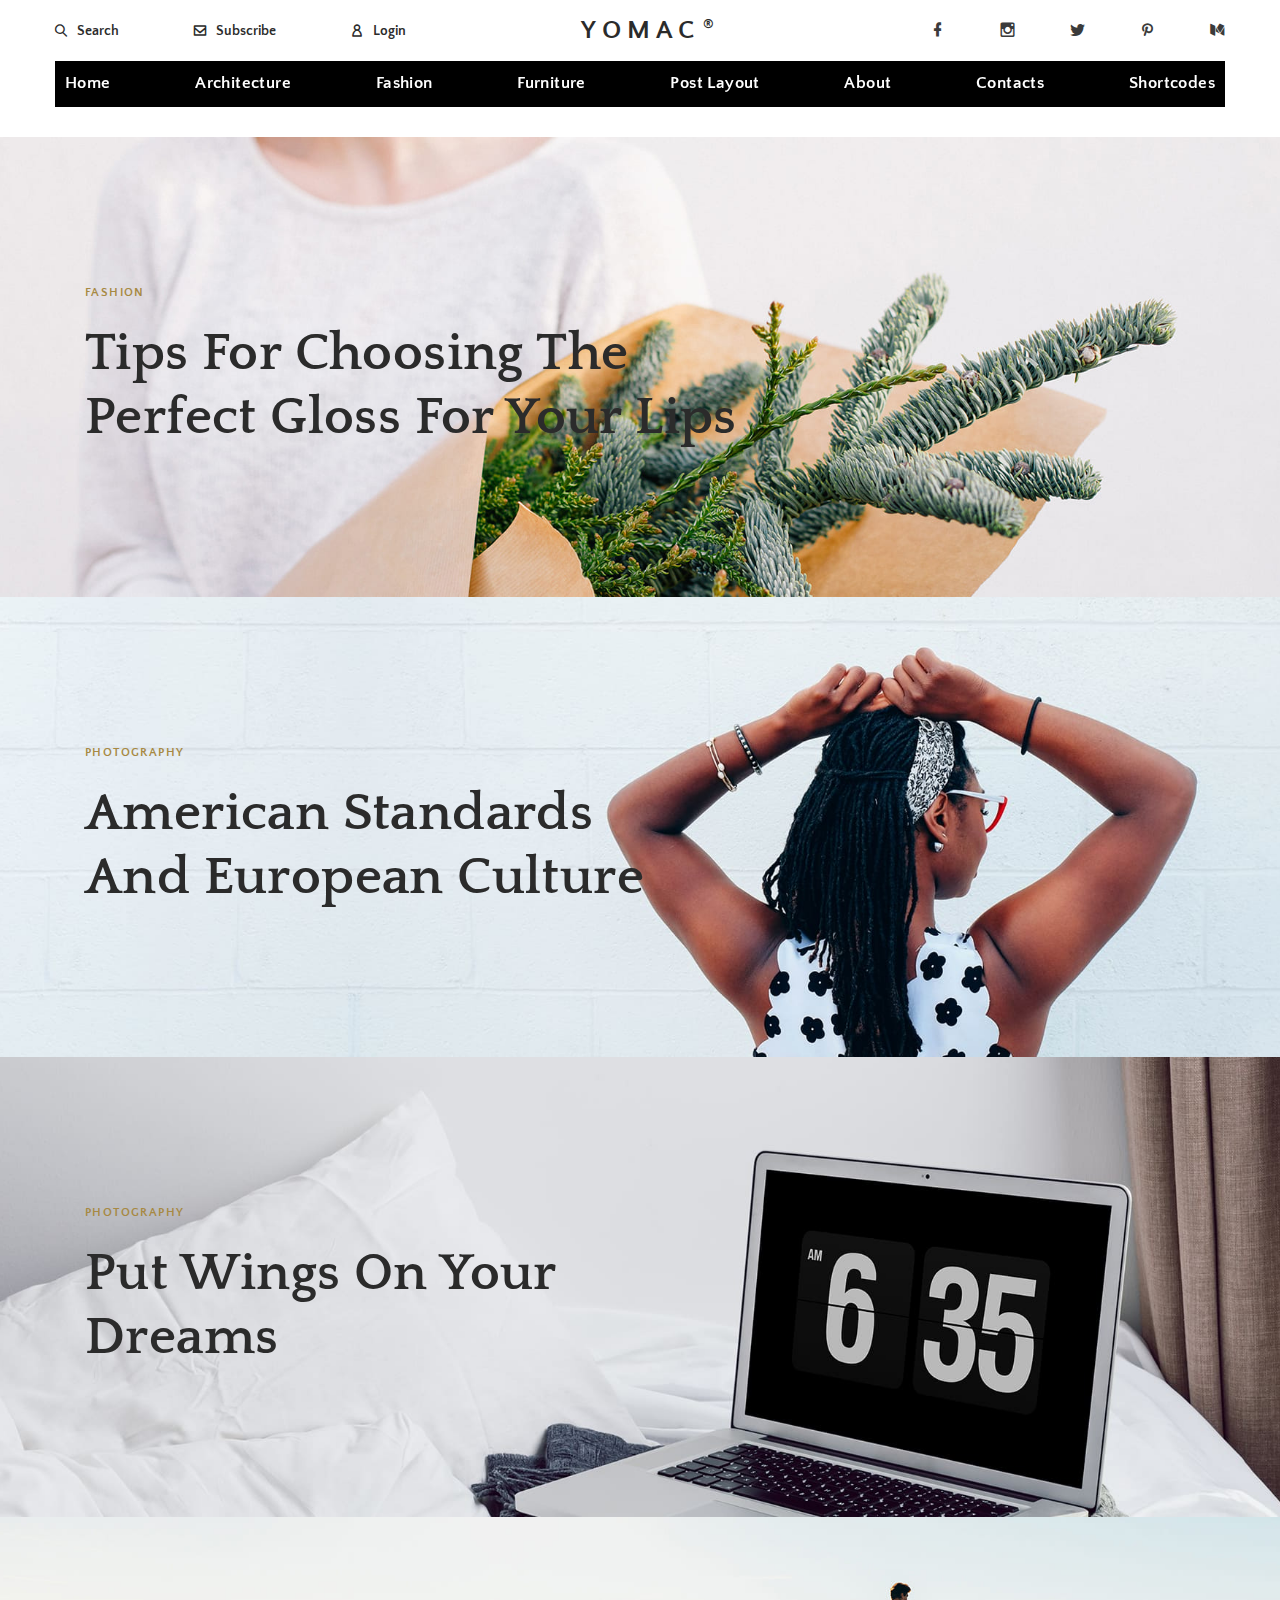
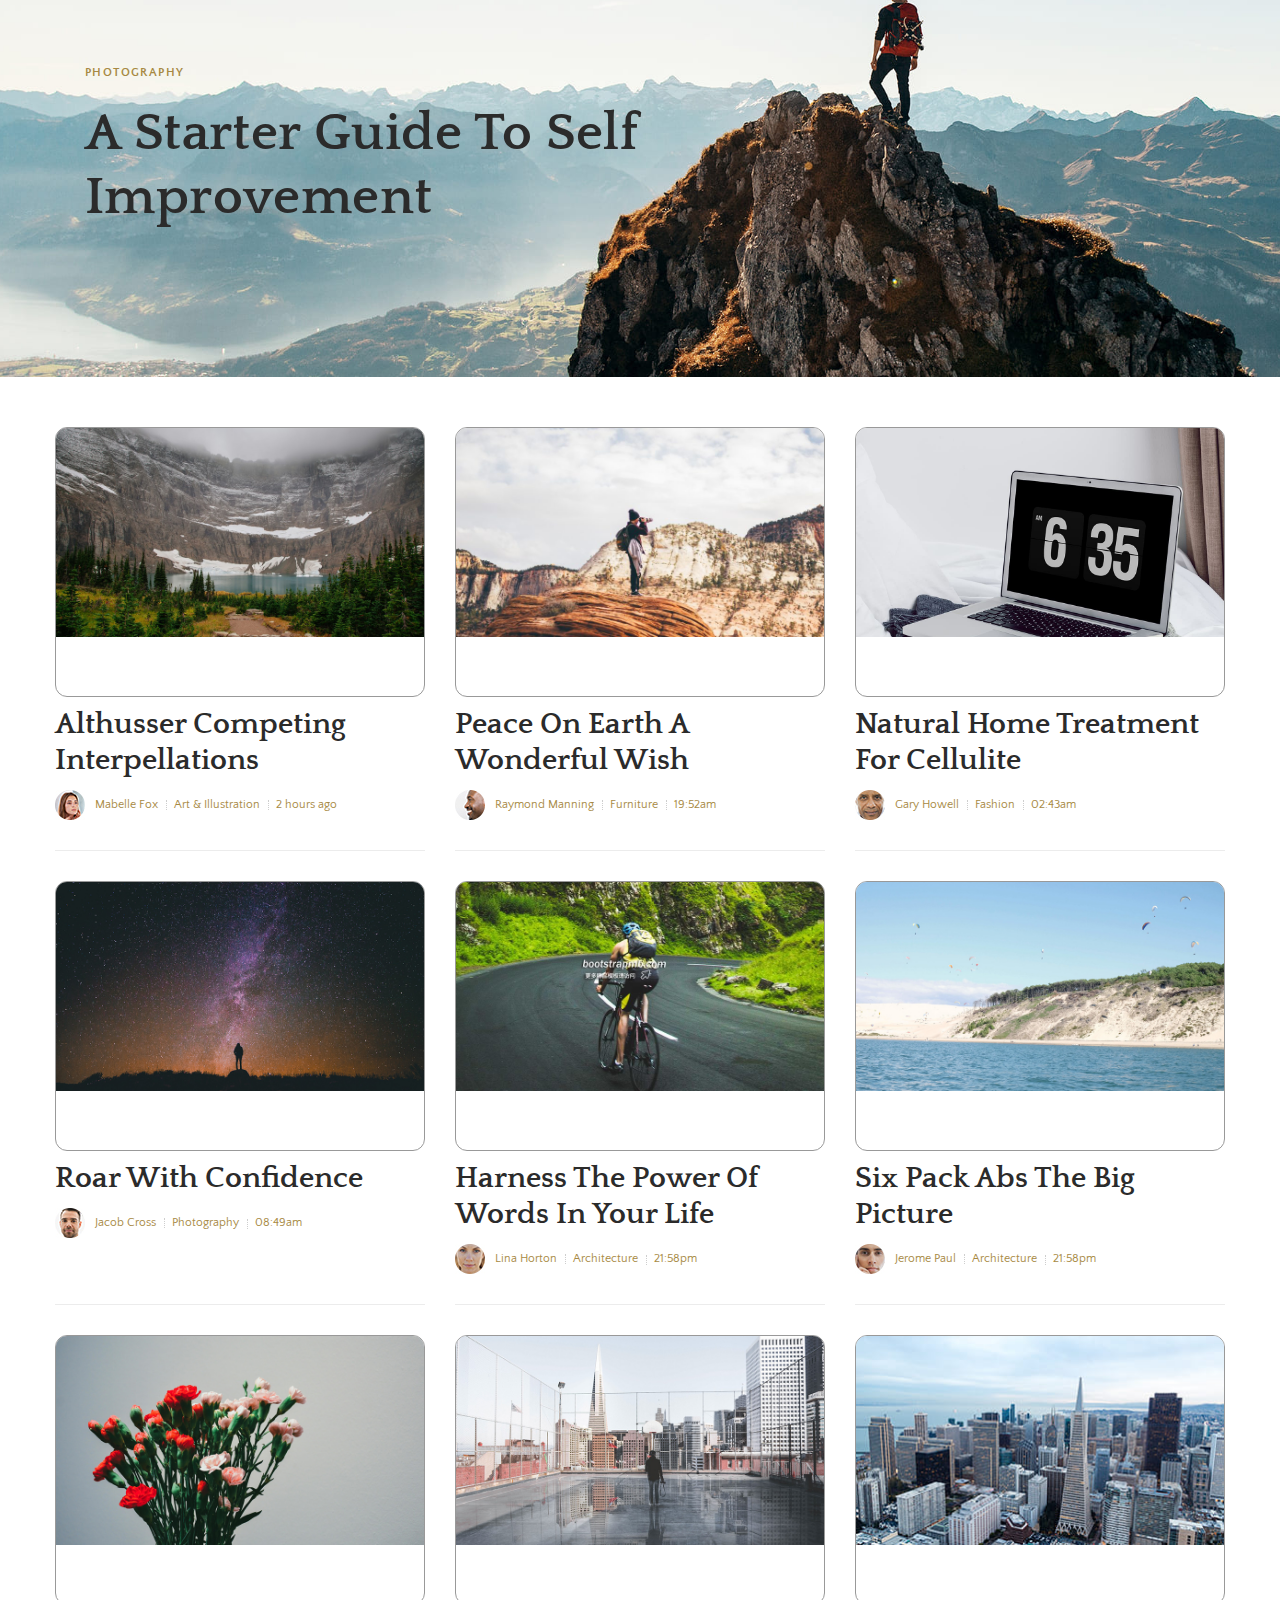
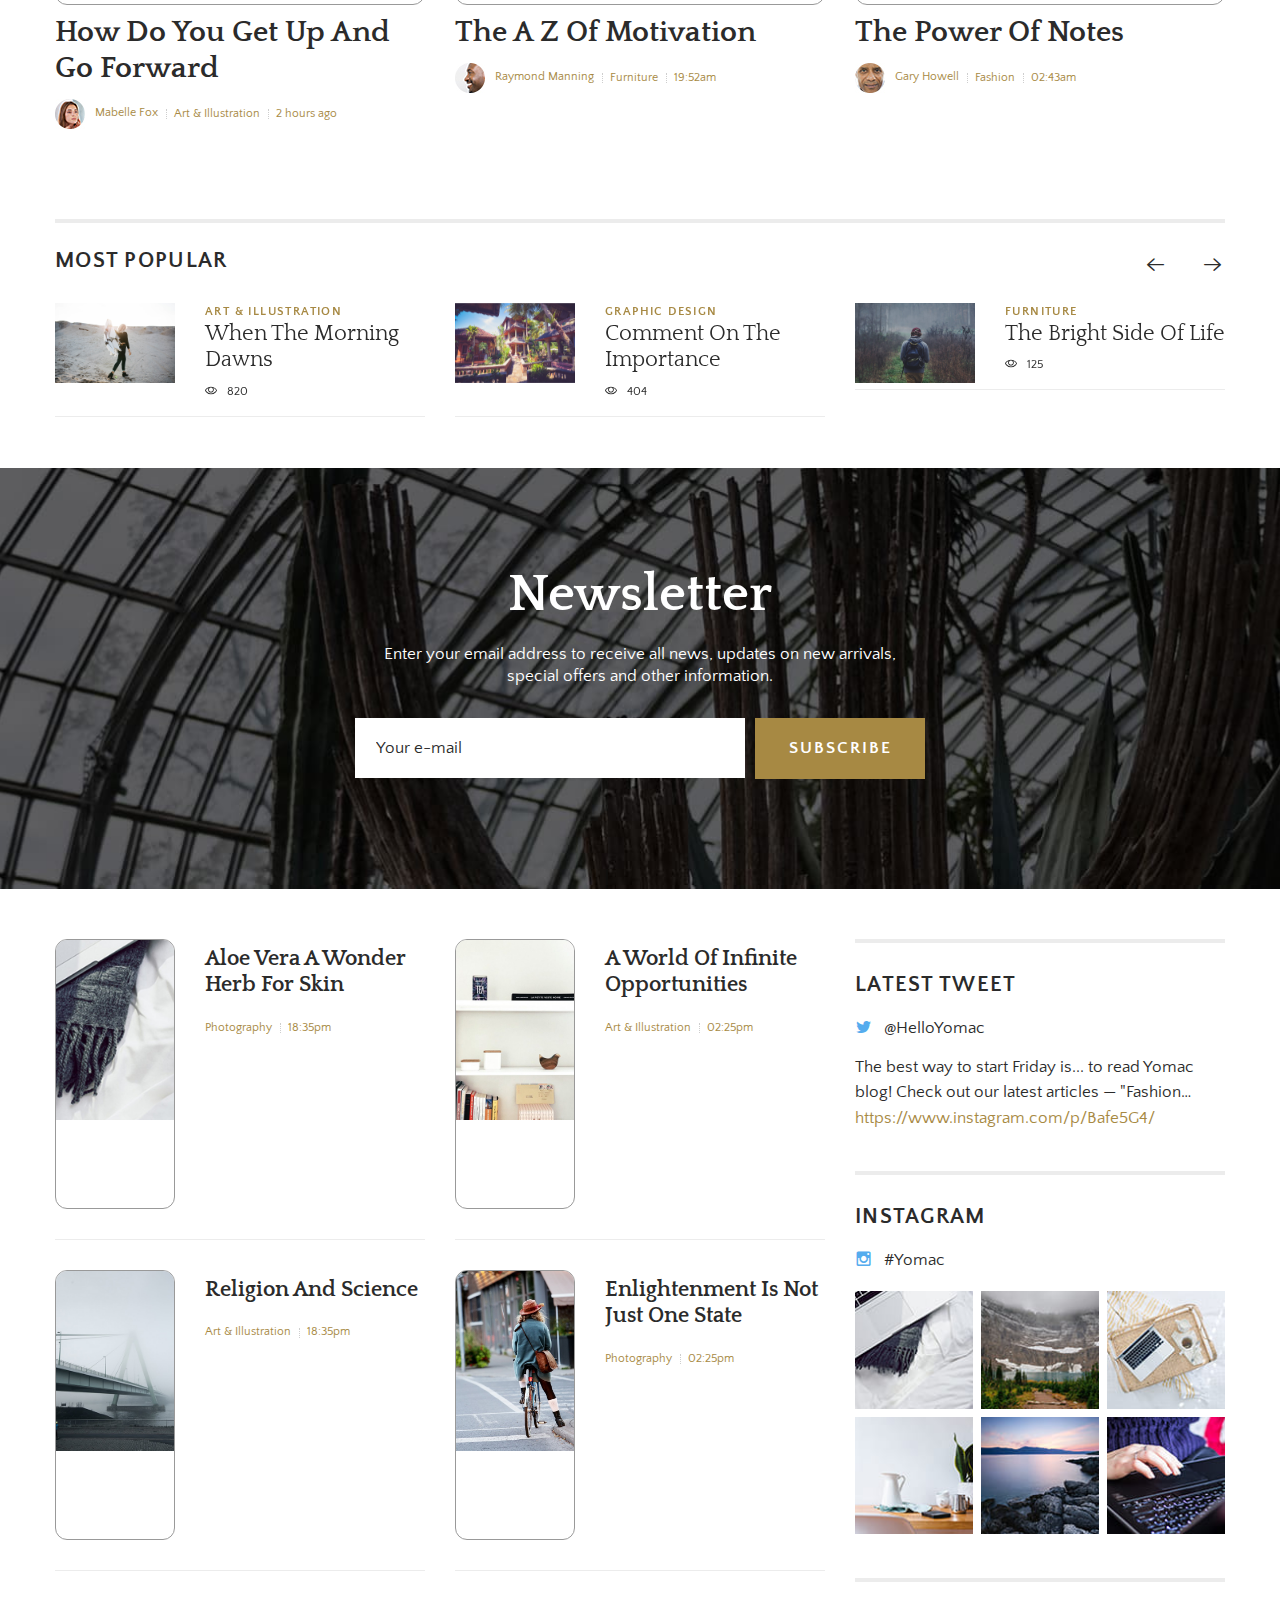
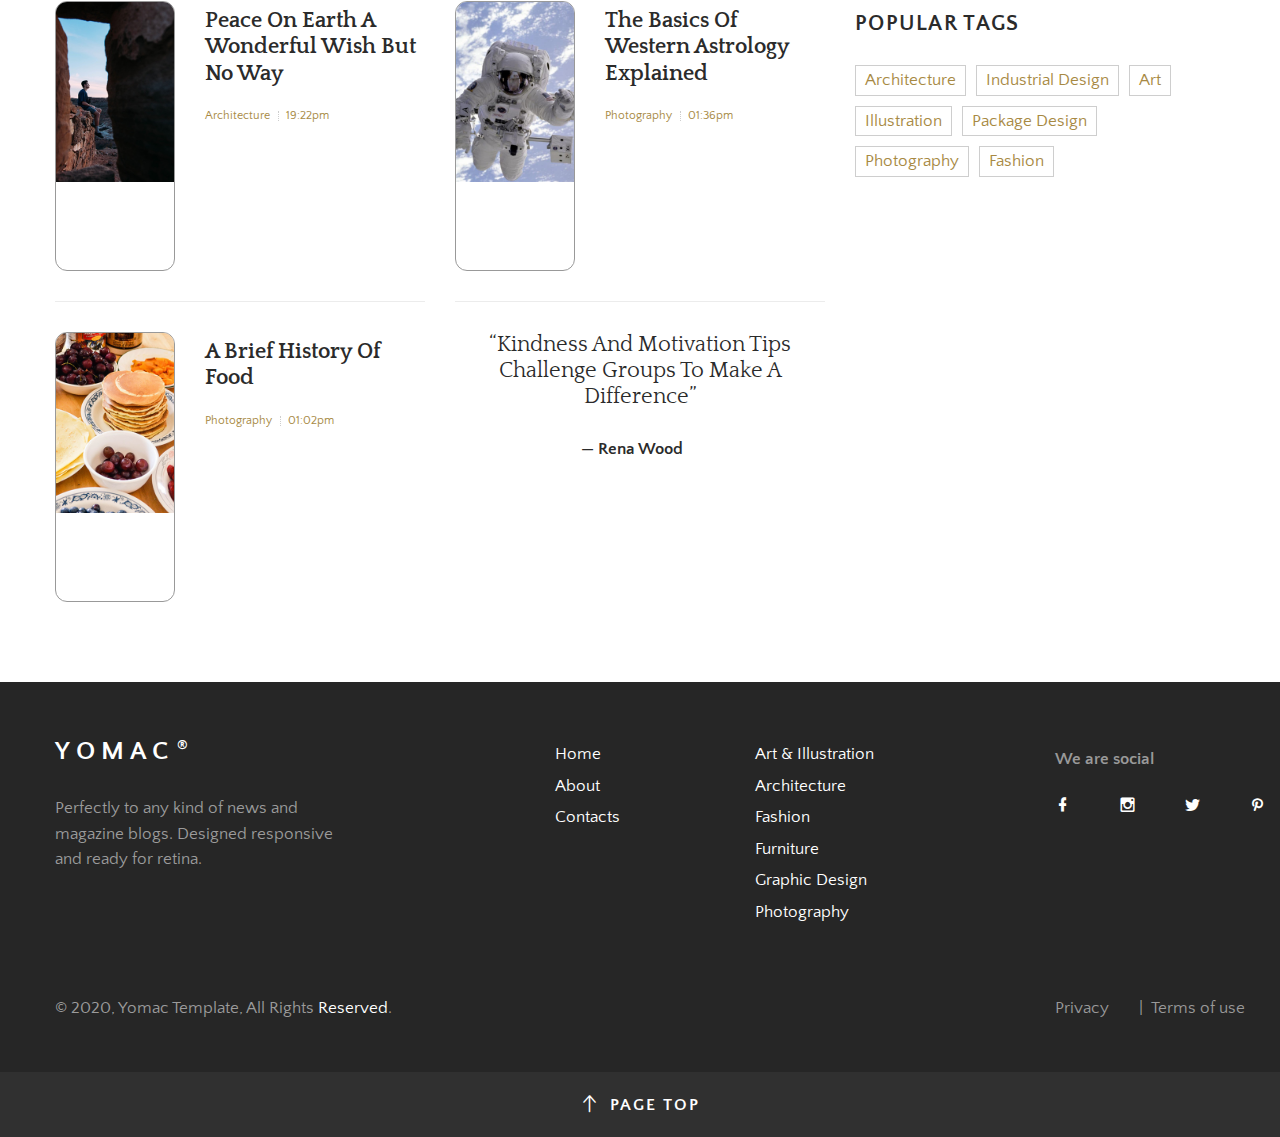
<file: index-grid.html>
﻿<!DOCTYPE html>
<html lang="en">
<head>
	<meta charset="UTF-8">

	<!-- Meta required for Bootstrap -->
	<meta http-equiv="X-UA-Compatible" content="IE=edge">
    <meta name="viewport" content="width=device-width, initial-scale=1">
	<link rel="shortcut icon" href="assets/img/favicon.ico" type="image/x-icon" />
	<title>Home - Yomac</title>

	<!-- Fonts -->
	<link rel="stylesheet" href="assets/fonts/Quattrocento/Quattrocento.css">
	<link rel="stylesheet" href="assets/fonts/Quattrocento_Sans/Quattrocento_Sans.css">

	<!-- Icons -->
	<link rel="stylesheet" href="assets/fonts/MaterialDesign/css/materialdesignicons.min.css">
	<link rel="stylesheet" href="assets/fonts/Outicons/flaticon.css">

	<!-- Styles -->
	<link rel="stylesheet" href="libs/bootstrap-4.3.1/css/bootstrap.min.css">
	<link rel="stylesheet" href="libs/owl-carousel/owl.carousel.css">
	<link rel="stylesheet" href="libs/owl-carousel/owl.theme.css">

	<link rel="stylesheet" href="assets/css/main.css">
	<link rel="stylesheet" href="assets/css/responsive.css">

	<!--[if IE 9]>
	<link rel="stylesheet" href="assets/css/ie9.css">
	<![endif]-->

</head>
<body>
	<!-- <div id="page-preloader"><span class="spinner"></span></div> -->
	<div class="page-wraper">
		<div class="full-search-wrap">
			<div class="full-search container">
				<div class="full-search__close pull-right animate"><span class="mdi mdi-close"></span></div>
				<form action="/" class="full-search__form">
			        <input type="text" id="s-full" class="full-search__input" placeholder="Search"> 
			        <input type="submit" hidden>
					<p class="full-search__hint">Type in your search and press enter</p>
				</form>
			</div>
		</div>

		<!-- Header section start -->
		<header class="page-header header-sticky">
			<div class="container">
				<div class="top-bar">
					<div class="top-bar__widgets">
						<div class="row align-items-center">
							<div class="col-md-5 col-lg-4">
								<div class="top-bar__user-menu">
									<ul class="user-menu nav justify-content-center justify-content-md-start">
										<li class="nav-item"><button class="search-btn" id="js-search-btn"><span class="icon-left icon-xs flaticon-magnifying-glass-browser"></span>Search</button></li>
										<li class="nav-item"><a href="#"><span class="icon-left icon-xs flaticon-closed-envelope-email"></span>Subscribe</a></li>
										<li class="nav-item"><a href="#"><span class="icon-left icon-xs flaticon-messenger-user-avatar"></span>Login</a></li>
									</ul>
								</div>
							</div>
							<div class="col-md-2 col-lg-4">
								<div class="top-bar__logo text-lg-center">
									<a href="index.html" class="logo-title logo-title_reg">yomac</a>
								</div>
							</div>
							<div class="col-md-5 col-lg-4">
								<div class="top-bar__social text-right">
									<ul class="social-menu social-menu__right nav justify-content-md-end">
										<li class="nav-item"><a href="#" class="nav-item"><i class="mdi mdi-facebook"></i></a></li>
										<li class="nav-item"><a href="#" class="nav-item"><i class="mdi mdi-instagram"></i></a></li>
										<li class="nav-item"><a href="#" class="nav-item"><i class="mdi mdi-twitter"></i></a></li>
										<li class="nav-item"><a href="#" class="nav-item"><i class="mdi mdi-pinterest"></i></a></li>
										<li class="nav-item"><a href="#" class="nav-item"><i class="mdi mdi-medium"></i></a></li>
									</ul>
								</div>
							</div>
						</div>
					</div>
					<div class="mob-menu">
						<div id="mob-toggle" class="animate"><i class="icon icon-lg flaticon-menu-options"></i></div>
					</div>
				</div>
				<div class="main-navigation__wrap">
					<div class="main-navigation absolute">
						<ul class="nav justify-content-between">
							<li class="nav-item menu-item-has-children">
								<a href="index.html" class="nav-link">Home</a>
								<ul class="sub-menu">
									<li><a href="index-listing.html" class="nav-link">Home List</a></li>
									<li><a href="index-grid.html" class="nav-link">Home Grid</a></li>
									<li><a href="index.html" class="nav-link">Home Masonry</a></li>
									<li><a href="index-no-menu.html" class="nav-link">Home Clear</a></li>
									<li><a href="blog.html" class="nav-link">Home Blog</a></li>
								</ul>
							</li>
							<li class="nav-item">
								<a href="category-post.html" class="nav-link">Architecture</a>
							</li>
							<li class="nav-item">
								<a href="category-post.html" class="nav-link">Fashion</a>
							</li>
							<li class="nav-item">
								<a href="category-post.html" class="nav-link">Furniture</a>
							</li>
							<li class="nav-item menu-item-has-children">
								<a href="post-single_sidebar.html" class="nav-link">Post Layout</a>
								<ul class="sub-menu">
									<li class="nav-item">
										<a href="post-single_sidebar.html" class="nav-link">Sidebar Right</a>
									</li>
									<li class="nav-item">
										<a href="post-single_full.html" class="nav-link">No Sidebar</a>
									</li>
								</ul>
							</li>
							<li class="nav-item">
								<a href="about.html" class="nav-link">About</a>
							</li>
							<li class="nav-item">
								<a href="contact.html" class="nav-link">Contacts</a>
							</li>
							<li class="nav-item menu-item-has-children">
								<a href="shortcodes.html" class="nav-link">Shortcodes</a>
								<ul class="sub-menu">
									<li class="nav-item">
										<a href="shortcodes.html" class="nav-link">Shortcodes</a>
									</li>
									<li class="nav-item">
										<a href="404-page.html" class="nav-link">404 Page</a>
									</li>
								</ul>
							</li>
						</ul>
					</div>
				</div>
			</div>
		</header>
		<!-- Header section end -->

		<!-- Page content section start -->	
		<main class="page-content">

			<!-- Slider section start -->
			<section class="hero-slider-section">
				<div id="hero-slider" class="main-slider">
					<div class="main-slider__item" style="background-image: url('assets/img/slide-2.jpg')">
						<div class="container">
							<div class="item__content">
								<div class="cat-title"><a href="category-post.html">Fashion</a></div>
								<h1 class="main-slider__title"><a href="post-single_sidebar.html">Tips For Choosing The<br> Perfect Gloss For Your Lips</a></h1>
							</div>
						</div>
					</div>
					<div class="main-slider__item" style="background-image: url('assets/img/slide-3.jpg')">
						<div class="container">
							<div class="item__content">
								<div class="cat-title"><a href="category-post.html">Photography</a></div>
								<div class="main-slider__title"><a href="post-single_sidebar.html">American Standards<br> And European Culture</a></div>
							</div>
						</div>
					</div>
					<div class="main-slider__item" style="background-image: url('assets/img/slide-4.jpg')">
						<div class="container">
							<div class="item__content">
								<div class="cat-title"><a href="category-post.html">Photography</a></div>
								<div class="main-slider__title"><a href="post-single_sidebar.html">Put Wings On Your<br> Dreams</a></div>
							</div>
						</div>
					</div>
					<div class="main-slider__item" style="background-image: url('assets/img/slide-1.jpg')">
						<div class="container">
							<div class="item__content">
								<div class="cat-title"><a href="category-post.html">Photography</a></div>
								<div class="main-slider__title"><a href="post-single_sidebar.html">A Starter Guide To Self <br>Improvement</a></div>
							</div>
						</div>
					</div>
				</div>
			</section>
			<!-- Slider section start -->

			<!-- News primary section start -->
			<section class="section news-primary">
				<div class="container">
					<h2 class="screen-reader-text">News</h2>
					<div class="news-grid flex-row row columns-3">
						<div class="new-item col-md-6 col-lg-4">
							<div class="new-item__wrap">
								<div class="new-item__image">
									<a href="post-single_sidebar.html"><img src="assets/img/new15.jpg" alt=""></a>
								</div>
								<div class="new-item__info">
									<div class="h3 new-item__title"><a href="post-single_sidebar.html">Althusser Competing Interpellations</a></div>
									<ul class="new-item__meta d-flex align-items-center">
										<li class="new-item__meta-author">
											<a href="category-post.html"><span class="meta-author__img"><img src="assets/img/contain-18.jpg" alt=""></span>Mabelle Fox</a>
										</li>
										<li class="new-item__meta-cat"><a href="category-post.html">Art &amp; Illustration</a></li>
										<li class="new-item__meta-time">2 hours ago</li>
									</ul>
								</div>
							</div>
						</div>
						<div class="new-item col-md-6 col-lg-4">
							<div class="new-item__wrap">
								<div class="new-item__image">
									<a href="post-single_sidebar.html"><img src="assets/img/new11.jpg" alt=""></a>
								</div>
								<div class="new-item__info">
									<div class="h3 new-item__title"><a href="post-single_sidebar.html">Peace On Earth A Wonderful Wish</a></div>
									<ul class="new-item__meta d-flex align-items-center">
										<li class="new-item__meta-author">
											<a href="category-post.html"><span class="meta-author__img"><img src="assets/img/contain-16.jpg" alt=""></span>Raymond Manning</a>
										</li>
										<li class="new-item__meta-cat"><a href="category-post.html">Furniture</a></li>
										<li class="new-item__meta-time">19:52am</li>
									</ul>
								</div>
							</div>
						</div>
						<div class="new-item col-md-6 col-lg-4">
							<div class="new-item__wrap">
								<div class="new-item__image">
									<a href="post-single_sidebar.html"><img src="assets/img/new17.jpg" alt=""></a>
								</div>
								<div class="new-item__info">
									<div class="h3 new-item__title"><a href="post-single_sidebar.html">Natural Home Treatment For Cellulite</a></div>
									<ul class="new-item__meta d-flex align-items-center">
										<li class="new-item__meta-author">
											<a href="category-post.html"><span class="meta-author__img"><img src="assets/img/contain-14.jpg" alt=""></span>Gary Howell</a>
										</li>
										<li class="new-item__meta-cat"><a href="category-post.html">Fashion</a></li>
										<li class="new-item__meta-time">02:43am</li>
									</ul>
								</div>
							</div>
						</div>
						<div class="new-item col-md-6 col-lg-4">
							<div class="new-item__wrap">
								<div class="new-item__image">
									<a href="post-single_sidebar.html"><img src="assets/img/new13.jpg" alt=""></a>
								</div>
								<div class="new-item__info">
									<div class="h3 new-item__title"><a href="post-single_sidebar.html">Roar With Confidence</a></div>
									<ul class="new-item__meta d-flex align-items-center">
										<li class="new-item__meta-author">
											<a href="category-post.html"><span class="meta-author__img"><img src="assets/img/contain-12.jpg" alt=""></span>Jacob Cross</a>
										</li>
										<li class="new-item__meta-cat"><a href="category-post.html">Photography</a></li>
										<li class="new-item__meta-time">08:49am</li>
									</ul>
								</div>
							</div>
						</div>
						<div class="new-item col-md-6 col-lg-4">
							<div class="new-item__wrap">
								<div class="new-item__image">
									<a href="post-single_sidebar.html"><img src="assets/img/new9.jpg" alt=""></a>
								</div>
								<div class="new-item__info">
									<div class="h3 new-item__title"><a href="post-single_sidebar.html">Harness The Power Of Words In Your Life</a></div>
									<ul class="new-item__meta d-flex align-items-center">
										<li class="new-item__meta-author">
											<a href="category-post.html"><span class="meta-author__img"><img src="assets/img/contain-10.jpg" alt=""></span>Lina Horton</a>
										</li>
										<li class="new-item__meta-cat"><a href="category-post.html">Architecture</a></li>
										<li class="new-item__meta-time">21:58pm</li>
									</ul>
								</div>
							</div>
						</div>
						<div class="new-item col-md-6 col-lg-4">
							<div class="new-item__wrap">
								<div class="new-item__image">
									<a href="post-single_sidebar.html"><img src="assets/img/new18.jpg" alt=""></a>
								</div>
								<div class="new-item__info">
									<div class="h3 new-item__title"><a href="post-single_sidebar.html">Six Pack Abs The Big Picture</a></div>
									<ul class="new-item__meta d-flex align-items-center">
										<li class="new-item__meta-author">
											<a href="category-post.html"><span class="meta-author__img"><img src="assets/img/contain-21.jpg" alt=""></span>Jerome Paul</a>
										</li>
										<li class="new-item__meta-cat"><a href="category-post.html">Architecture</a></li>
										<li class="new-item__meta-time">21:58pm</li>
									</ul>
								</div>
							</div>
						</div>
						<div class="new-item col-md-6 col-lg-4 last">
							<div class="new-item__wrap">
								<div class="new-item__image">
									<a href="post-single_sidebar.html"><img src="assets/img/new19.jpg" alt=""></a>
								</div>
								<div class="new-item__info">
									<div class="h3 new-item__title"><a href="post-single_sidebar.html">How Do You Get Up And Go Forward</a></div>
									<ul class="new-item__meta d-flex align-items-center">
										<li class="new-item__meta-author">
											<a href="category-post.html"><span class="meta-author__img"><img src="assets/img/contain-18.jpg" alt=""></span>Mabelle Fox</a>
										</li>
										<li class="new-item__meta-cat"><a href="category-post.html">Art &amp; Illustration</a></li>
										<li class="new-item__meta-time">2 hours ago</li>
									</ul>
								</div>
							</div>
						</div>
						<div class="new-item col-md-6 col-lg-4 last">
							<div class="new-item__wrap">
								<div class="new-item__image">
									<a href="post-single_sidebar.html"><img src="assets/img/new1.jpg" alt=""></a>
								</div>
								<div class="new-item__info">
									<div class="h3 new-item__title"><a href="post-single_sidebar.html">The A Z Of Motivation</a></div>
									<ul class="new-item__meta d-flex align-items-center">
										<li class="new-item__meta-author">
											<a href="category-post.html"><span class="meta-author__img"><img src="assets/img/contain-16.jpg" alt=""></span>Raymond Manning</a>
										</li>
										<li class="new-item__meta-cat"><a href="category-post.html">Furniture</a></li>
										<li class="new-item__meta-time">19:52am</li>
									</ul>
								</div>
							</div>
						</div>
						<div class="new-item col-md-6 col-lg-4 last">
							<div class="new-item__wrap">
								<div class="new-item__image">
									<a href="post-single_sidebar.html"><img src="assets/img/new21.jpg" alt=""></a>
								</div>
								<div class="new-item__info">
									<div class="h3 new-item__title"><a href="post-single_sidebar.html">The Power Of Notes</a></div>
									<ul class="new-item__meta d-flex align-items-center">
										<li class="new-item__meta-author">
											<a href="category-post.html"><span class="meta-author__img"><img src="assets/img/contain-14.jpg" alt=""></span>Gary Howell</a>
										</li>
										<li class="new-item__meta-cat"><a href="category-post.html">Fashion</a></li>
										<li class="new-item__meta-time">02:43am</li>
									</ul>
								</div>
							</div>
						</div>
					</div>
				</div>
			</section>
			<!-- News primary section end -->

			<!-- Popular carousel section start -->
			<section class="pop-carousel">
				<div class="container">
					<div class="row">
						<div class="col-md-12 owl-carousel__navigation">
							<h2 class="h4 owl-carousel__title widget-sidebar__title">Most popular</h2>
							<div class="owl-carousel__btns">
								<a class="btn owl-carousel__btn prev animate"><span class="icon flaticon-left-arrow-sign"></span></a>
								<a class="btn owl-carousel__btn next animate"><span class="icon flaticon-right-direction"></span></a>
							</div>
						</div>
					</div>
					<div class="owl-carousel__wrap popular-posts-carousel">
						<ul class="owl-carousel item-3 custom-nav post-list list-unstyled">
							<li class="widget-post carousel__item">
								<div class="widget-post__img">
									<a href="post-single_sidebar.html"><img src="assets/img/small-post6.jpg" alt=""></a>
								</div>
								<div class="widget-post__content">
									<div class="cat-title"><a href="category-post.html">Art &amp; Illustration</a></div>
									<div class="h4 widget-post__title"><a href="post-single_sidebar.html">When The Morning Dawns</a></div>
									<div class="widget-post__views">820</div>
								</div>
							</li>
							<li class="widget-post carousel__item">
								<div class="widget-post__img">
									<a href="post-single_sidebar.html"><img src="assets/img/small-post2.jpg" alt=""></a>
								</div>
								<div class="widget-post__content">
									<div class="cat-title"><a href="category-post.html">Graphic Design</a></div>
									<div class="h4 widget-post__title"><a href="post-single_sidebar.html">Comment On The Importance</a></div>
									<div class="widget-post__views">404</div>
								</div>
							</li>
							<li class="widget-post carousel__item">
								<div class="widget-post__img">
									<a href="post-single_sidebar.html"><img src="assets/img/small-post3.jpg" alt=""></a>
								</div>
								<div class="widget-post__content">
									<div class="cat-title"><a href="category-post.html">Furniture</a></div>
									<div class="h4 widget-post__title"><a href="post-single_sidebar.html">The Bright Side Of Life</a></div>
									<div class="widget-post__views">125</div>
								</div>
							</li>
							<li class="widget-post carousel__item">
								<div class="widget-post__img">
									<a href="post-single_sidebar.html"><img src="assets/img/small-post4.jpg" alt=""></a>
								</div>
								<div class="widget-post__content">
									<div class="cat-title"><a href="category-post.html">Fashion</a></div>
									<div class="h4 widget-post__title"><a href="post-single_sidebar.html">Philosophy As A Science</a></div>
									<div class="widget-post__views">987</div>
								</div>
							</li>
							<li class="widget-post carousel__item">
								<div class="widget-post__img">
									<a href="post-single_sidebar.html"><img src="assets/img/small-post5.jpg" alt=""></a>
								</div>
								<div class="widget-post__content">
									<div class="cat-title"><a href="category-post.html">Photography</a></div>
									<div class="h4 widget-post__title"><a href="post-single_sidebar.html">Just One State</a></div>
									<div class="widget-post__views">743</div>
								</div>
							</li>
						</ul>
					</div>
				</div>
			</section>
			<!-- Popular carousel section end -->

			<!-- Newsletter section start -->
			<section class="newsletter has-fill" style="background-image: url('assets/img/newslatter2.jpg');">
				<div class="container">
					<div class="row justify-content-center">
						<div class="col-md-8 col-lg-6 text-center">
							<h2 class="newsletter__title">Newsletter</h2>
							<p class="newsletter__text">Enter your email address to receive all news, updates on new arrivals, special offers and other information.</p>
							<form action="/">
								<div class="input-group newsletter__form">
									<input type="text" class="form-control" placeholder="Your e-mail">
									<span class="input-group-btn">
										<button class="btn btn-primary animate" type="button">Subscribe</button>
									</span>
								</div>
							</form>
						</div>
					</div>
				</div>
			</section>
			<!-- Newsletter section end -->

			<!-- News small section start -->
			<section class="section news-small">
				<div class="container">
					<h2 class="screen-reader-text">News</h2>
					<div class="row row-extended">
						<div class="col-md-8">
							<div class="news-list-sm columns-2">
								<div class="row">
									<div class="new-item new-item_small col-sm-6">
										<div class="new-item__wrap">
											<div class="new-item__image">
												<a href="post-single_sidebar.html"><img src="assets/img/new27.jpg" alt=""></a>
											</div>
											<div class="new-item__info">
												<div class="h3 new-item__title"><a href="post-single_sidebar.html">Aloe Vera A Wonder Herb For Skin</a></div>
												<ul class="new-item__meta d-flex align-items-center">
													<li class="new-item__meta-cat"><a href="category-post.html">Photography</a></li>
													<li class="new-item__meta-time">18:35pm</li>
												</ul>
											</div>
										</div>
									</div>
									<div class="new-item new-item_small col-sm-6">
										<div class="new-item__wrap">
											<div class="new-item__image">
												<a href="post-single_sidebar.html"><img src="assets/img/new30.jpg" alt=""></a>
											</div>
											<div class="new-item__info">
												<div class="h3 new-item__title"><a href="post-single_sidebar.html">A World Of Infinite Opportunities</a></div>
												<ul class="new-item__meta d-flex align-items-center">
													<li class="new-item__meta-cat"><a href="category-post.html">Art &amp; Illustration</a></li>
													<li class="new-item__meta-time">02:25pm</li>
												</ul>
											</div>
										</div>
									</div>
									<div class="new-item new-item_small col-sm-6">
										<div class="new-item__wrap">
											<div class="new-item__image">
												<a href="post-single_sidebar.html"><img src="assets/img/new-sm1.jpg" alt=""></a>
											</div>
											<div class="new-item__info">
												<div class="h3 new-item__title"><a href="post-single_sidebar.html">Religion And Science</a></div>
												<ul class="new-item__meta d-flex align-items-center">
													<li class="new-item__meta-cat"><a href="category-post.html">Art &amp; Illustration</a></li>
													<li class="new-item__meta-time">18:35pm</li>
												</ul>
											</div>
										</div>
									</div>
									<div class="new-item new-item_small col-sm-6">
										<div class="new-item__wrap">
											<div class="new-item__image">
												<a href="post-single_sidebar.html"><img src="assets/img/new-sm2.jpg" alt=""></a>
											</div>
											<div class="new-item__info">
												<div class="h3 new-item__title"><a href="post-single_sidebar.html">Enlightenment Is Not Just One State</a></div>
												<ul class="new-item__meta d-flex align-items-center">
													<li class="new-item__meta-cat"><a href="category-post.html">Photography</a></li>
													<li class="new-item__meta-time">02:25pm</li>
												</ul>
											</div>
										</div>
									</div>
									<div class="new-item new-item_small col-sm-6">
										<div class="new-item__wrap">
											<div class="new-item__image">
												<a href="post-single_sidebar.html"><img src="assets/img/new-sm3.jpg" alt=""></a>
											</div>
											<div class="new-item__info">
												<div class="h3 new-item__title"><a href="post-single_sidebar.html">Peace On Earth A Wonderful Wish But No Way</a></div>
												<ul class="new-item__meta d-flex align-items-center">
													<li class="new-item__meta-cat"><a href="category-post.html">Architecture</a></li>
													<li class="new-item__meta-time">19:22pm</li>
												</ul>
											</div>
										</div>
									</div>
									<div class="new-item new-item_small col-sm-6">
										<div class="new-item__wrap">
											<div class="new-item__image">
												<a href="post-single_sidebar.html"><img src="assets/img/new-sm4.jpg" alt=""></a>
											</div>
											<div class="new-item__info">
												<div class="h3 new-item__title"><a href="post-single_sidebar.html">The Basics Of Western Astrology Explained</a></div>
												<ul class="new-item__meta d-flex align-items-center">
													<li class="new-item__meta-cat"><a href="category-post.html">Photography</a></li>
													<li class="new-item__meta-time">01:36pm</li>
												</ul>
											</div>
										</div>
									</div>
									<div class="new-item new-item_small last col-sm-6">
										<div class="new-item__wrap">
											<div class="new-item__image">
												<a href="post-single_sidebar.html"><img src="assets/img/new-sm5.jpg" alt=""></a>
											</div>
											<div class="new-item__info">
												<div class="h3 new-item__title"><a href="post-single_sidebar.html">A Brief History Of Food</a></div>
												<ul class="new-item__meta d-flex align-items-center">
													<li class="new-item__meta-cat"><a href="category-post.html">Photography</a></li>
													<li class="new-item__meta-time">01:02pm</li>
												</ul>
											</div>
										</div>
									</div>
									<div class="blockquote text-center col-sm-6">
										<div class="blockquote__text font-serif">“Kindness And Motivation Tips Challenge Groups To Make A Difference”</div>
										<div class="blockquote__author">Rena Wood</div>
									</div>
								</div>
							</div>
						</div>
						<aside class="sidebar col-lg-4">
							<div class="widget-sidebar">
								<div class="widget-sidebar__title">Latest tweet</div>
								<div class="widget-twitter widget-socialnet">
									<div class="social-user"><i class="mdi mdi-twitter"></i><a href="#">@HelloYomac</a></div>
									<div class="social-content">The best way to start Friday is... to read Yomac blog! Check out our latest articles — "Fashion… </div>
									<a href="https://www.instagram.com/p/Bafe5G4/" class="tweet-link">https://www.instagram.com/p/Bafe5G4/</a>
								</div>
							</div>
							<div class="widget-sidebar">
								<div class="widget-sidebar__title">instagram</div>
								<div class="widget-instagram widget-socialnet">
									<div class="social-user"><i class="mdi mdi-instagram"></i><a href="#">#Yomac</a></div>
									<div class="social-content">
										<ul class="instagram-imgs">
											<li class="instagram-image"><a href="#"><img src="assets/img/instag4.jpg" alt=""></a></li>
											<li class="instagram-image"><a href="#"><img src="assets/img/instag5.jpg" alt=""></a></li>
											<li class="instagram-image"><a href="#"><img src="assets/img/instag6.jpg" alt=""></a></li>
											<li class="instagram-image"><a href="#"><img src="assets/img/instag1.jpg" alt=""></a></li>
											<li class="instagram-image"><a href="#"><img src="assets/img/instag2.jpg" alt=""></a></li>
											<li class="instagram-image"><a href="#"><img src="assets/img/instag3.jpg" alt=""></a></li>
										</ul>
									</div>
								</div>
							</div>
							<div class="widget-sidebar">
								<div class="widget-sidebar__title">popular Tags</div>
								<div class="tag-cloud">
									<a href="category-post.html"><span class="label label-default animate">Architecture</span></a>
									<a href="category-post.html"><span class="label label-default animate">Industrial Design</span></a>
									<a href="category-post.html"><span class="label label-default animate">Art</span></a>
									<a href="category-post.html"><span class="label label-default animate">Illustration</span></a>
									<a href="category-post.html"><span class="label label-default animate">Package Design</span></a>
									<a href="category-post.html"><span class="label label-default animate">Photography</span></a>
									<a href="category-post.html"><span class="label label-default animate">Fashion</span></a>
								</div>
							</div>
						</aside>
					</div>
				</div>
			</section>
			<!-- News small section end -->

		</main>
		<!-- Page content section end -->	

		<!-- Footer section start -->
		<footer class="page-footer">
			<div class="container">
				<div class="row">
					<div class="col-md-6 col-lg-5 footer-widget footer__copy">
						<div class="footer__logo footer-widget">
							<a href="index.html" class="logo-title logo-title_reg animate">yomac</a>
						</div>
						<div class="textwidget">
							<p>Perfectly to any kind of news and <br>magazine blogs. Designed responsive<br> and ready for retina.</p>
						</div>
					</div>
					<div class="col-sm-6 col-md-3 col-lg-2 footer-widget footer__page-menu">
						<div class="widget-menu">
							<ul class="footer-menu animate">
								<li><a href="index.html">Home</a></li>
								<li><a href="about.html">About</a></li>
								<li><a href="contact.html">Contacts</a></li>
							</ul>
						</div>
					</div>
					<div class="col-sm-6 col-md-3 col-lg-3 footer-widget footer__cat-menu">
						<div class="widget-menu">
							<ul class="footer-menu animate">
								<li><a href="category-post.html">Art &amp; Illustration</a></li>
								<li><a href="category-post.html">Architecture</a></li>
								<li><a href="category-post.html">Fashion</a></li>
								<li><a href="category-post.html">Furniture</a></li>
								<li><a href="category-post.html">Graphic Design</a></li>
								<li><a href="category-post.html">Photography</a></li>
							</ul>
						</div>
					</div>
					<div class="col-lg-2 footer-widget footer__social-menu">
						<div class="widget-social">
							<div class="widget-title">We are social</div>
							<ul class="social-menu social-menu__left nav animate">
								<li><a href="#"><i class="mdi mdi-facebook"></i></a></li>
								<li><a href="#"><i class="mdi mdi-instagram"></i></a></li>
								<li><a href="#"><i class="mdi mdi-twitter"></i></a></li>
								<li><a href="#"><i class="mdi mdi-pinterest"></i></a></li>
							</ul>
						</div>
					</div>
				</div>

				<div class="row page-footer__bottom">
					<div class="col-lg-10">
						<div class="copyright">&copy; 2020, Yomac Template, All Rights <a href="http://www.bootstrapmb.com/">Reserved</a>.</div>
					</div>
					<div class="col-lg-2">
						<div class="footer-nav nav">
							<li class="nav-item">
								<a href="#" class="nav-item">Privacy</a>
							</li>
							<li class="nav-item">
								<a href="#" class="nav-item">Terms of use</a>
							</li>
						</div>
					</div>
				</div>
			</div>
		</footer>
		<!-- Footer section end -->	

		<!-- To top section start -->
		<div id="to-top" class="page-to-top animate text-center"><span class="icon icon-left flaticon-up-arrow-sign">Page top</span></div>
	</div>
	<!-- Scripts -->

	<script src="libs/jquery/jquery-2.2.3.min.js"></script>
	<script src="libs/bootstrap-4.3.1/js/popper.min.js"></script>
	<script src="libs/bootstrap-4.3.1/js/bootstrap.min.js"></script>
	<script src="libs/owl-carousel/owl.carousel.min.js"></script>
	<script src="libs/isotope/imagesLoaded.min.js"></script>
	<script src="libs/isotope/isotope.pkgd.min.js"></script>
	<script src="assets/js/common.js"></script>

	<!--[if lt IE 9]>
	<script src="libs/html5shiv/es5-shim.min.js"></script>
	<script src="libs/html5shiv/html5shiv.min.js"></script>
	<script src="libs/html5shiv/html5shiv-printshiv.min.js"></script>
	<script src="libs/respond/respond.min.js"></script>
	<![endif]-->

</body>
</html>
</file>
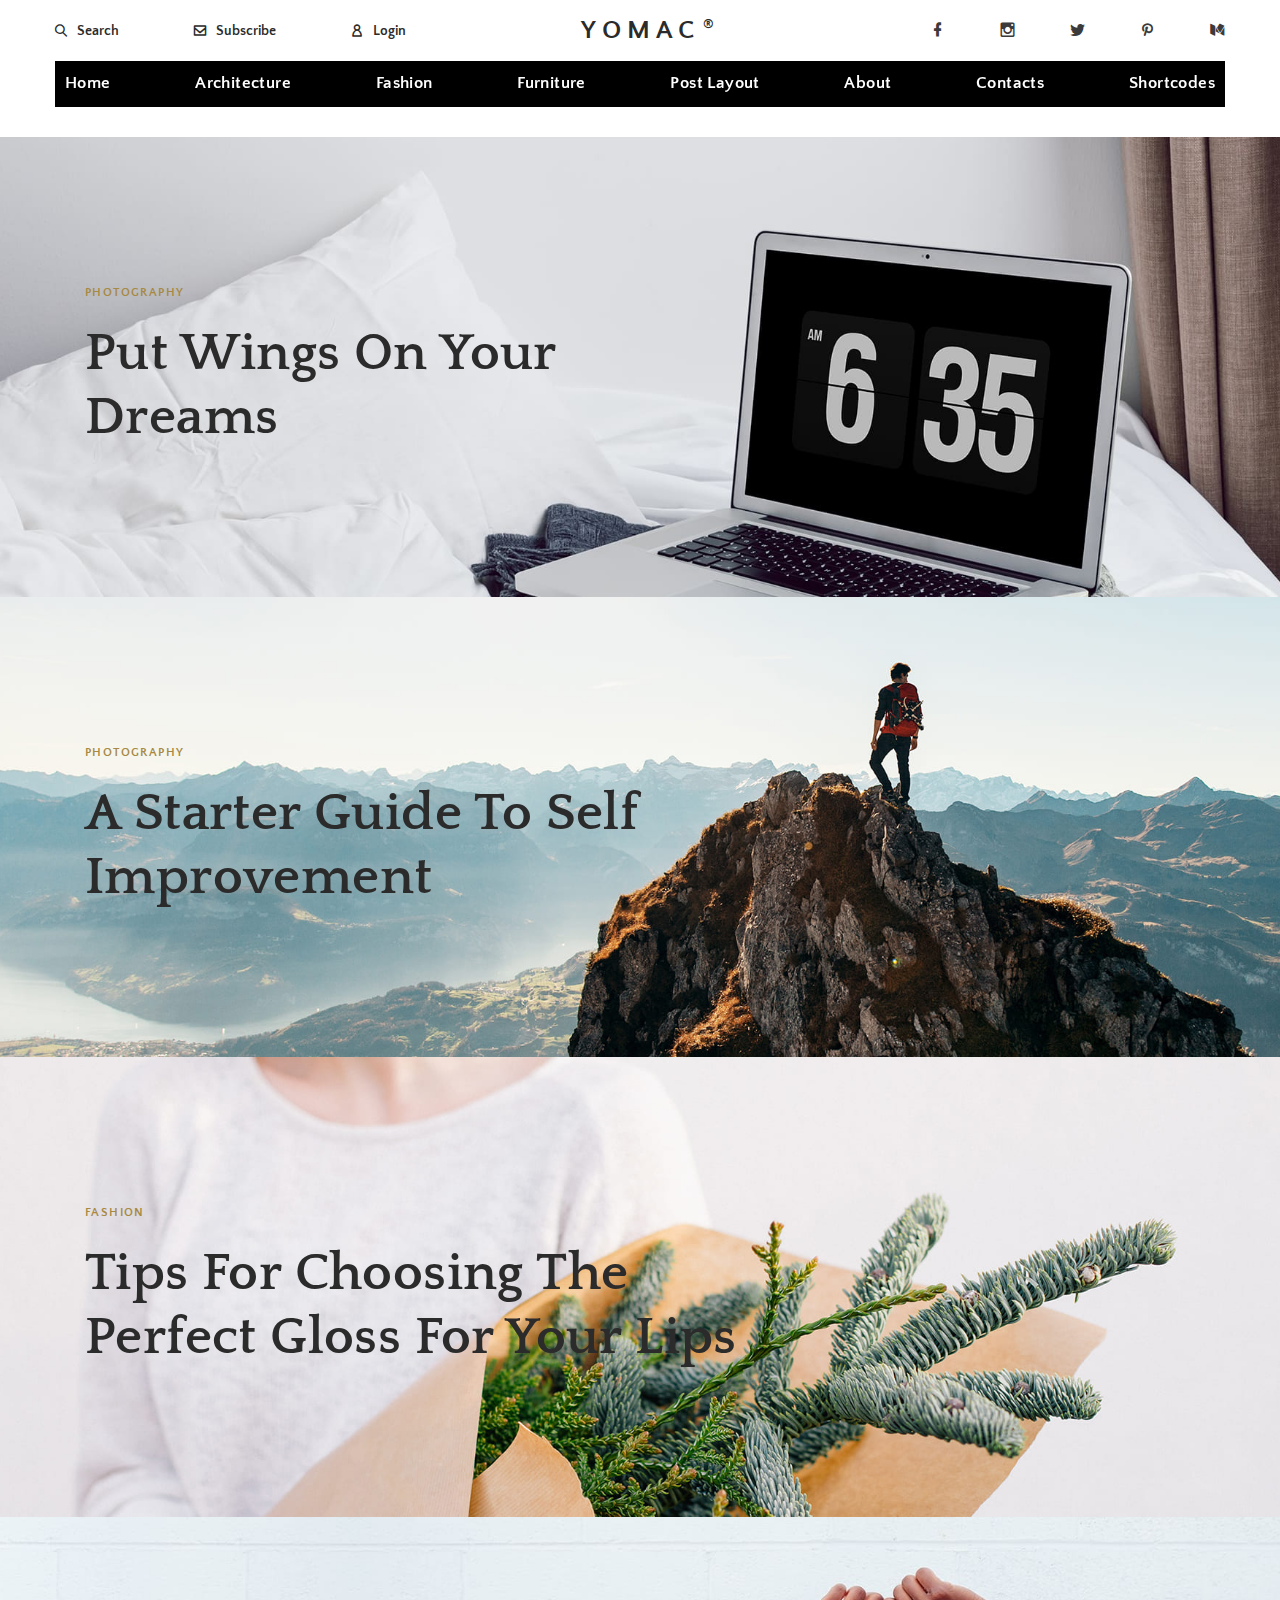
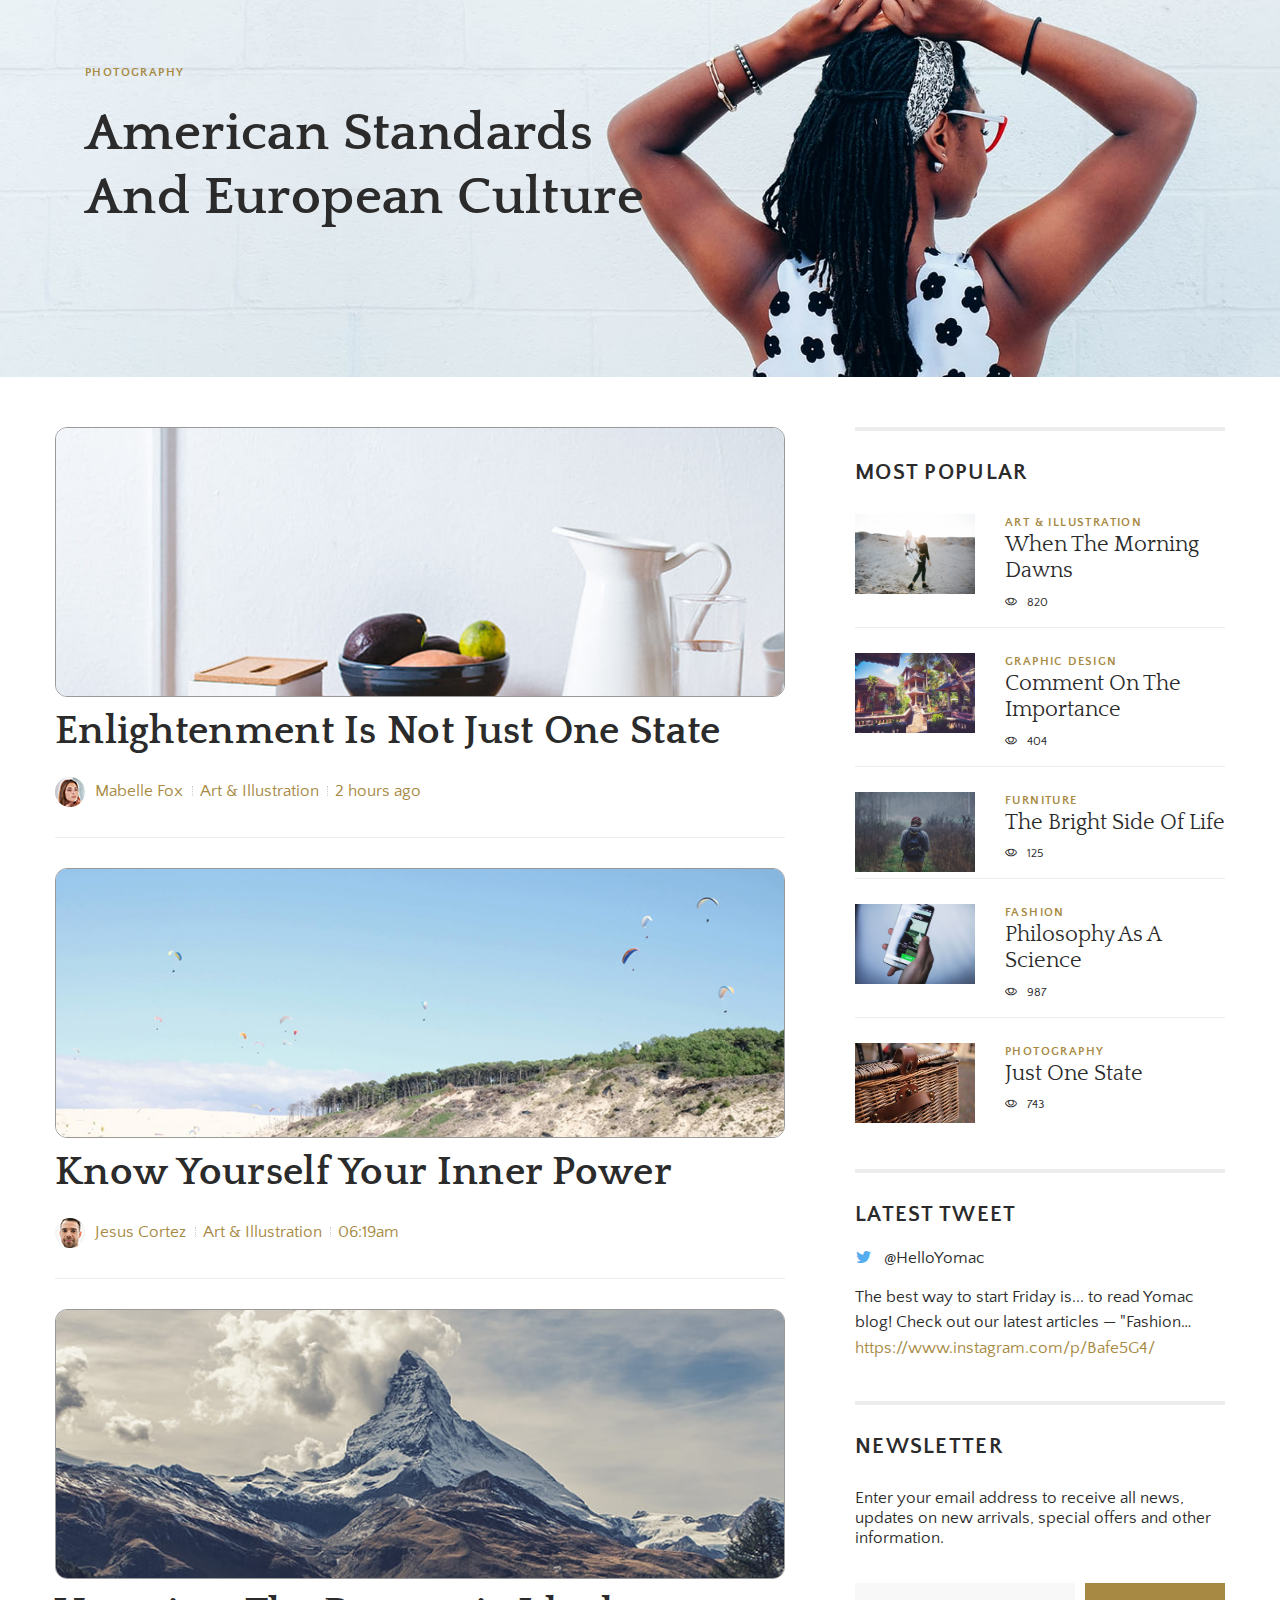
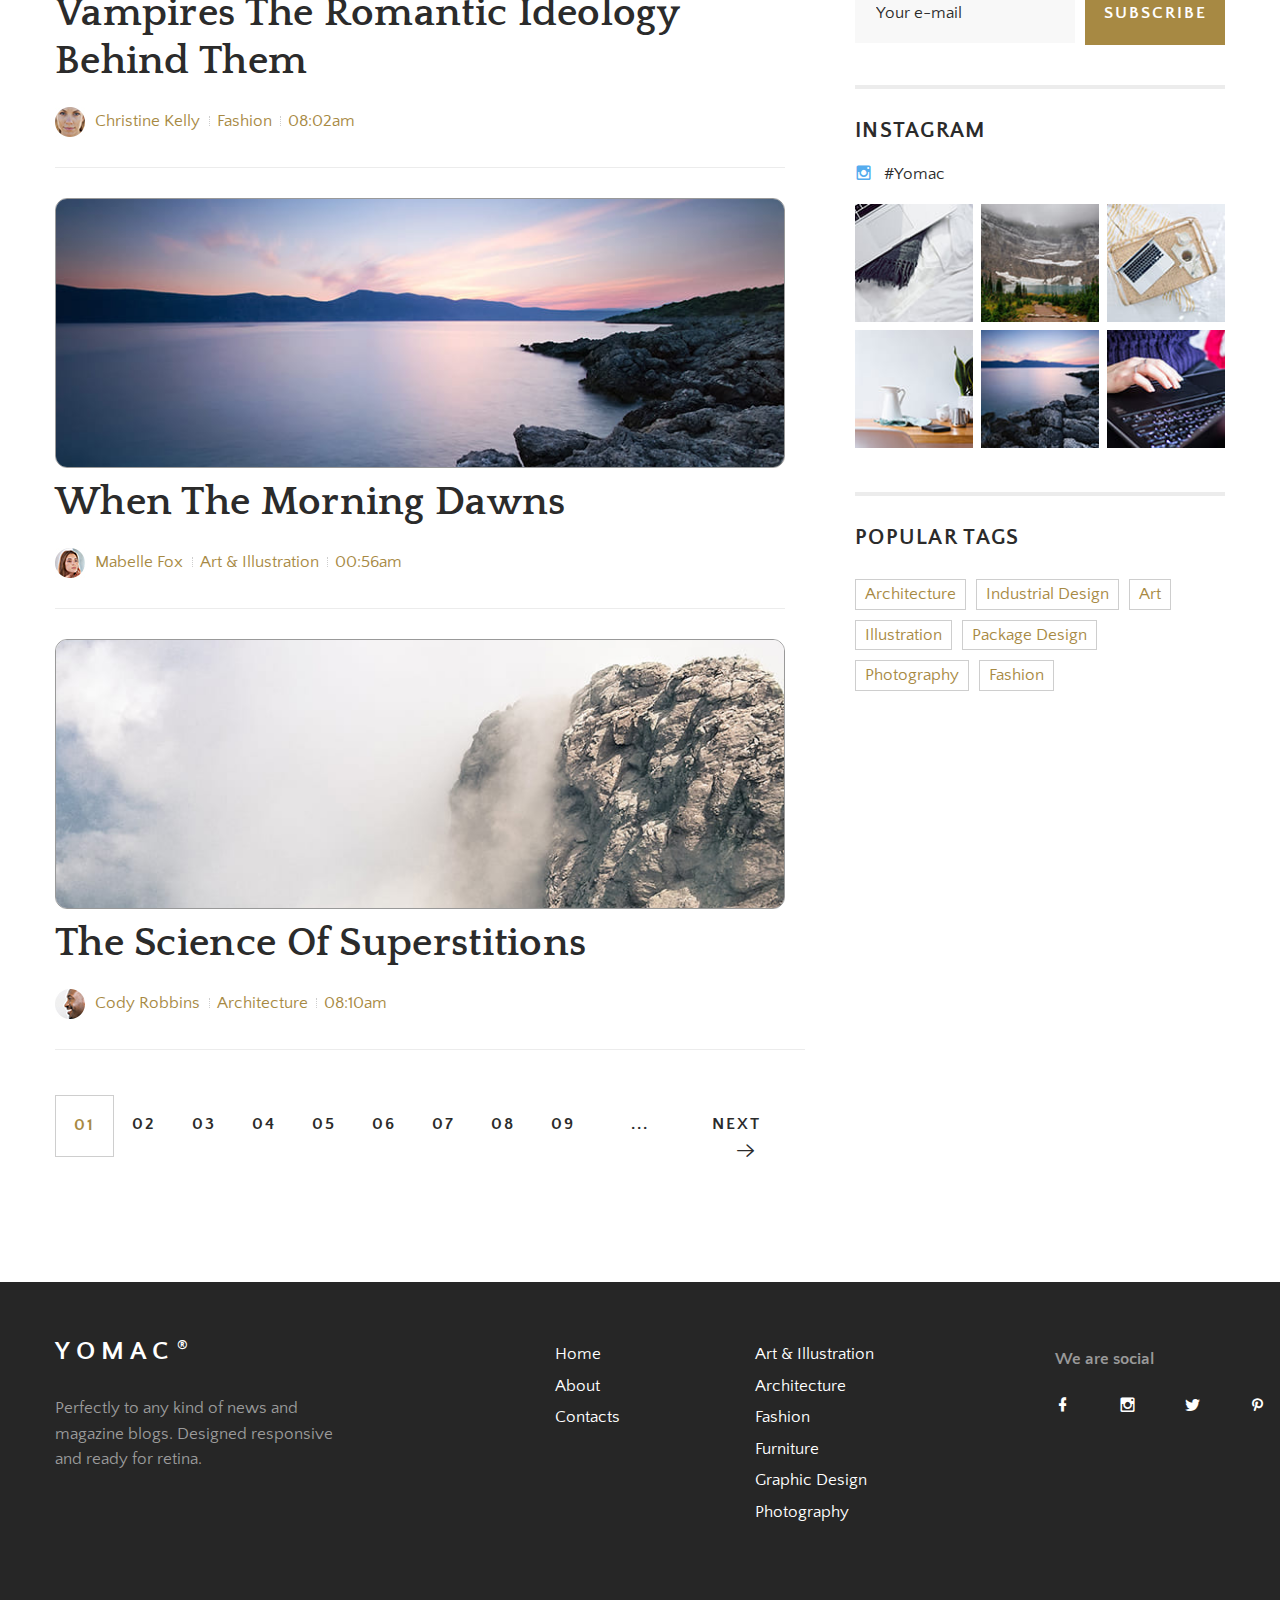
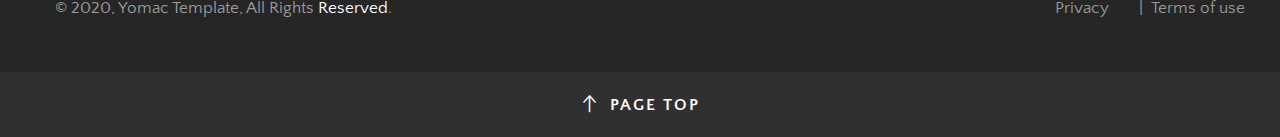
<file: index-listing.html>
﻿<!DOCTYPE html>
<html lang="en">
<head>
	<meta charset="UTF-8">

	<!-- Meta required for Bootstrap -->
	<meta http-equiv="X-UA-Compatible" content="IE=edge">
    <meta name="viewport" content="width=device-width, initial-scale=1">
	<link rel="shortcut icon" href="assets/img/favicon.ico" type="image/x-icon" />
	<title>Home - Yomac</title>

	<!-- Fonts -->
	<link rel="stylesheet" href="assets/fonts/Quattrocento/Quattrocento.css">
	<link rel="stylesheet" href="assets/fonts/Quattrocento_Sans/Quattrocento_Sans.css">

	<!-- Icons -->
	<link rel="stylesheet" href="assets/fonts/MaterialDesign/css/materialdesignicons.min.css">
	<link rel="stylesheet" href="assets/fonts/Outicons/flaticon.css">

	<!-- Styles -->
	<link rel="stylesheet" href="libs/bootstrap-4.3.1/css/bootstrap.min.css">
	<link rel="stylesheet" href="libs/owl-carousel/owl.carousel.css">
	<link rel="stylesheet" href="libs/owl-carousel/owl.theme.css">

	<link rel="stylesheet" href="assets/css/main.css">
	<link rel="stylesheet" href="assets/css/responsive.css">

	<!--[if IE 9]>
	<link rel="stylesheet" href="assets/css/ie9.css">
	<![endif]-->

</head>
<body>
	<!-- <div id="page-preloader"><span class="spinner"></span></div> -->
	<div class="page-wraper">
		<div class="full-search-wrap">
			<div class="full-search container">
				<div class="full-search__close pull-right animate"><span class="mdi mdi-close"></span></div>
				<form action="/" class="full-search__form">
			        <input type="text" id="s-full" class="full-search__input" placeholder="Search"> 
			        <input type="submit" hidden>
					<p class="full-search__hint">Type in your search and press enter</p>
				</form>
			</div>
		</div>

		<!-- Header section start -->
		<header class="page-header header-sticky">
			<div class="container">
				<div class="top-bar">
					<div class="top-bar__widgets">
						<div class="row align-items-center">
							<div class="col-md-5 col-lg-4">
								<div class="top-bar__user-menu">
									<ul class="user-menu nav justify-content-center justify-content-md-start">
										<li class="nav-item"><button class="search-btn" id="js-search-btn"><span class="icon-left icon-xs flaticon-magnifying-glass-browser"></span>Search</button></li>
										<li class="nav-item"><a href="#"><span class="icon-left icon-xs flaticon-closed-envelope-email"></span>Subscribe</a></li>
										<li class="nav-item"><a href="#"><span class="icon-left icon-xs flaticon-messenger-user-avatar"></span>Login</a></li>
									</ul>
								</div>
							</div>
							<div class="col-md-2 col-lg-4">
								<div class="top-bar__logo text-lg-center">
									<a href="index.html" class="logo-title logo-title_reg">yomac</a>
								</div>
							</div>
							<div class="col-md-5 col-lg-4">
								<div class="top-bar__social text-right">
									<ul class="social-menu social-menu__right nav justify-content-md-end">
										<li class="nav-item"><a href="#" class="nav-item"><i class="mdi mdi-facebook"></i></a></li>
										<li class="nav-item"><a href="#" class="nav-item"><i class="mdi mdi-instagram"></i></a></li>
										<li class="nav-item"><a href="#" class="nav-item"><i class="mdi mdi-twitter"></i></a></li>
										<li class="nav-item"><a href="#" class="nav-item"><i class="mdi mdi-pinterest"></i></a></li>
										<li class="nav-item"><a href="#" class="nav-item"><i class="mdi mdi-medium"></i></a></li>
									</ul>
								</div>
							</div>
						</div>
					</div>
					<div class="mob-menu">
						<div id="mob-toggle" class="animate"><i class="icon icon-lg flaticon-menu-options"></i></div>
					</div>
				</div>
				<div class="main-navigation__wrap">
					<div class="main-navigation absolute">
						<ul class="nav justify-content-between">
							<li class="nav-item menu-item-has-children">
								<a href="index.html" class="nav-link">Home</a>
								<ul class="sub-menu">
									<li><a href="index-listing.html" class="nav-link">Home List</a></li>
									<li><a href="index-grid.html" class="nav-link">Home Grid</a></li>
									<li><a href="index.html" class="nav-link">Home Masonry</a></li>
									<li><a href="index-no-menu.html" class="nav-link">Home Clear</a></li>
									<li><a href="blog.html" class="nav-link">Home Blog</a></li>
								</ul>
							</li>
							<li class="nav-item">
								<a href="category-post.html" class="nav-link">Architecture</a>
							</li>
							<li class="nav-item">
								<a href="category-post.html" class="nav-link">Fashion</a>
							</li>
							<li class="nav-item">
								<a href="category-post.html" class="nav-link">Furniture</a>
							</li>
							<li class="nav-item menu-item-has-children">
								<a href="post-single_sidebar.html" class="nav-link">Post Layout</a>
								<ul class="sub-menu">
									<li class="nav-item">
										<a href="post-single_sidebar.html" class="nav-link">Sidebar Right</a>
									</li>
									<li class="nav-item">
										<a href="post-single_full.html" class="nav-link">No Sidebar</a>
									</li>
								</ul>
							</li>
							<li class="nav-item">
								<a href="about.html" class="nav-link">About</a>
							</li>
							<li class="nav-item">
								<a href="contact.html" class="nav-link">Contacts</a>
							</li>
							<li class="nav-item menu-item-has-children">
								<a href="shortcodes.html" class="nav-link">Shortcodes</a>
								<ul class="sub-menu">
									<li class="nav-item">
										<a href="shortcodes.html" class="nav-link">Shortcodes</a>
									</li>
									<li class="nav-item">
										<a href="404-page.html" class="nav-link">404 Page</a>
									</li>
								</ul>
							</li>
						</ul>
					</div>
				</div>
			</div>
		</header>
		<!-- Header section end -->

		<!-- Page content section start -->	
		<main class="page-content">

			<!-- Slider section start -->
			<section class="hero-slider-section">
				<div id="hero-slider" class="main-slider">
					<div class="main-slider__item" style="background-image: url('assets/img/slide-4.jpg')">
						<div class="container">
							<div class="item__content">
								<div class="cat-title"><a href="category-post.html">Photography</a></div>
								<div class="main-slider__title"><a href="post-single_sidebar.html">Put Wings On Your<br> Dreams</a></div>
							</div>
						</div>
					</div>
					<div class="main-slider__item" style="background-image: url('assets/img/slide-1.jpg')">
						<div class="container">
							<div class="item__content">
								<div class="cat-title"><a href="category-post.html">Photography</a></div>
								<div class="main-slider__title"><a href="post-single_sidebar.html">A Starter Guide To Self <br>Improvement</a></div>
							</div>
						</div>
					</div>
					<div class="main-slider__item" style="background-image: url('assets/img/slide-2.jpg')">
						<div class="container">
							<div class="item__content">
								<div class="cat-title"><a href="category-post.html">Fashion</a></div>
								<h1 class="main-slider__title"><a href="post-single_sidebar.html">Tips For Choosing The<br> Perfect Gloss For Your Lips</a></h1>
							</div>
						</div>
					</div>
					<div class="main-slider__item" style="background-image: url('assets/img/slide-3.jpg')">
						<div class="container">
							<div class="item__content">
								<div class="cat-title"><a href="category-post.html">Photography</a></div>
								<div class="main-slider__title"><a href="post-single_sidebar.html">American Standards<br> And European Culture</a></div>
							</div>
						</div>
					</div>
				</div>
			</section>
			<!-- Slider section start -->

			<!-- News primary section start -->
			<section class="section news-primary">
				<div class="container">
					<h2 class="screen-reader-text">News</h2>
					<div class="row row-extended">
						<div class="col-lg-8">
							<div class="news-standart">
								<div class="new-item">
									<div class="new-item__wrap">
										<div class="new-item__image">
											<a href="post-single_sidebar.html"><img src="assets/img/new22.jpg" alt=""></a>
										</div>
										<div class="new-item__info">
											<div class="h3 new-item__title"><a href="post-single_sidebar.html">Enlightenment Is Not Just One State</a></div>
											<ul class="new-item__meta d-flex align-items-center">
												<li class="new-item__meta-author">
													<a href="category-post.html"><span class="meta-author__img"><img src="assets/img/contain-18.jpg" alt=""></span>Mabelle Fox</a>
												</li>
												<li class="new-item__meta-cat"><a href="category-post.html">Art &amp; Illustration</a></li>
												<li class="new-item__meta-time">2 hours ago</li>
											</ul>
										</div>
									</div>
								</div>
								<div class="new-item">
									<div class="new-item__wrap">
										<div class="new-item__image">
											<a href="post-single_sidebar.html"><img src="assets/img/new18.jpg" alt=""></a>
										</div>
										<div class="new-item__info">
											<div class="h3 new-item__title"><a href="post-single_sidebar.html">Know Yourself Your Inner Power</a></div>
											<ul class="new-item__meta d-flex align-items-center">
												<li class="new-item__meta-author">
													<a href="category-post.html"><span class="meta-author__img"><img src="assets/img/contain-12.jpg" alt=""></span>Jesus Cortez</a>
												</li>
												<li class="new-item__meta-cat"><a href="category-post.html">Art &amp; Illustration</a></li>
												<li class="new-item__meta-time">06:19am</li>
											</ul>
										</div>
									</div>
								</div>
								<div class="new-item">
									<div class="new-item__wrap">
										<div class="new-item__image">
											<a href="post-single_sidebar.html"><img src="assets/img/new24.jpg" alt=""></a>
										</div>
										<div class="new-item__info">
											<div class="h3 new-item__title"><a href="post-single_sidebar.html">Vampires The Romantic Ideology Behind Them</a></div>
											<ul class="new-item__meta d-flex align-items-center">
												<li class="new-item__meta-author">
													<a href="category-post.html"><span class="meta-author__img"><img src="assets/img/contain-10.jpg" alt=""></span>Christine Kelly</a>
												</li>
												<li class="new-item__meta-cat"><a href="category-post.html">Fashion</a></li>
												<li class="new-item__meta-time">08:02am</li>
											</ul>
										</div>
									</div>
								</div>
								<div class="new-item">
									<div class="new-item__wrap">
										<div class="new-item__image">
											<a href="post-single_sidebar.html"><img src="assets/img/new25.jpg" alt=""></a>
										</div>
										<div class="new-item__info">
											<div class="h3 new-item__title"><a href="post-single_sidebar.html">When The Morning Dawns</a></div>
											<ul class="new-item__meta d-flex align-items-center">
												<li class="new-item__meta-author">
													<a href="category-post.html"><span class="meta-author__img"><img src="assets/img/contain-18.jpg" alt=""></span>Mabelle Fox</a>
												</li>
												<li class="new-item__meta-cat"><a href="category-post.html">Art &amp; Illustration</a></li>
												<li class="new-item__meta-time">00:56am</li>
											</ul>
										</div>
									</div>
								</div>
								<div class="new-item">
									<div class="new-item__wrap">
										<div class="new-item__image">
											<a href="post-single_sidebar.html"><img src="assets/img/new26.jpg" alt=""></a>
										</div>
										<div class="new-item__info">
											<div class="h3 new-item__title"><a href="post-single_sidebar.html">The Science Of Superstitions</a></div>
											<ul class="new-item__meta d-flex align-items-center">
												<li class="new-item__meta-author">
													<a href="category-post.html"><span class="meta-author__img"><img src="assets/img/contain-16.jpg" alt=""></span>Cody Robbins</a>
												</li>
												<li class="new-item__meta-cat"><a href="category-post.html">Architecture</a></li>
												<li class="new-item__meta-time">08:10am</li>
											</ul>
										</div>
									</div>
								</div>
							</div>
							<div class="posts-pagination text-center">
								<ul class="pagination">
									<!-- <li class="previous"><a href="#"><i class="icon flaticon-left-arrow-sign"></i>PREV</a></li> -->
									<li class="active"><a href="#">01</a></li>
									<li><a href="#">02</a></li>
									<li><a href="#">03</a></li>
									<li><a href="#">04</a></li>
									<li class="hidden-xs"><a href="#">05</a></li>
									<li class="hidden-xs"><a href="#">06</a></li>
									<li class="hidden-xs"><a href="#">07</a></li>
									<li class="hidden-sm hidden-xs"><a href="#">08</a></li>
									<li class="hidden-sm hidden-xs"><a href="#">09</a></li>
									<li class="more"><a href="#">...</a></li>
									<li class="next"><a href="#">NEXT <i class="icon flaticon-right-direction"></i></a></li>
								</ul>
							</div>
						</div>
						<aside class="sidebar col-lg-4">
							<div class="widget-sidebar">
								<div class="widget-sidebar__title">Most popular</div>
								<ul class="widget-post-list">
									<li class="widget-post">
										<div class="widget-post__img">
											<a href="post-single_sidebar.html"><img src="assets/img/small-post6.jpg" alt=""></a>
										</div>
										<div class="widget-post__content">
											<div class="cat-title"><a href="category-post.html">Art &amp; Illustration</a></div>
											<div class="h4 widget-post__title"><a href="post-single_sidebar.html">When The Morning Dawns</a></div>
											<div class="widget-post__views">820</div>
										</div>
									</li>
									<li class="widget-post">
										<div class="widget-post__img">
											<a href="post-single_sidebar.html"><img src="assets/img/small-post2.jpg" alt=""></a>
										</div>
										<div class="widget-post__content">
											<div class="cat-title"><a href="category-post.html">Graphic Design</a></div>
											<div class="h4 widget-post__title"><a href="post-single_sidebar.html">Comment On The Importance</a></div>
											<div class="widget-post__views">404</div>
										</div>
									</li>
									<li class="widget-post">
										<div class="widget-post__img">
											<a href="post-single_sidebar.html"><img src="assets/img/small-post3.jpg" alt=""></a>
										</div>
										<div class="widget-post__content">
											<div class="cat-title"><a href="category-post.html">Furniture</a></div>
											<div class="h4 widget-post__title"><a href="post-single_sidebar.html">The Bright Side Of Life</a></div>
											<div class="widget-post__views">125</div>
										</div>
									</li>
									<li class="widget-post">
										<div class="widget-post__img">
											<a href="post-single_sidebar.html"><img src="assets/img/small-post4.jpg" alt=""></a>
										</div>
										<div class="widget-post__content">
											<div class="cat-title"><a href="category-post.html">Fashion</a></div>
											<div class="h4 widget-post__title"><a href="post-single_sidebar.html">Philosophy As A Science</a></div>
											<div class="widget-post__views">987</div>
										</div>
									</li>
									<li class="widget-post">
										<div class="widget-post__img">
											<a href="post-single_sidebar.html"><img src="assets/img/small-post5.jpg" alt=""></a>
										</div>
										<div class="widget-post__content">
											<div class="cat-title"><a href="category-post.html">Photography</a></div>
											<div class="h4 widget-post__title"><a href="post-single_sidebar.html">Just One State</a></div>
											<div class="widget-post__views">743</div>
										</div>
									</li>
								</ul>
							</div>
							<div class="widget-sidebar">
								<div class="widget-sidebar__title">Latest tweet</div>
								<div class="widget-twitter widget-socialnet">
									<div class="social-user"><i class="mdi mdi-twitter"></i><a href="#">@HelloYomac</a></div>
									<div class="social-content">The best way to start Friday is... to read Yomac blog! Check out our latest articles — "Fashion… </div>
									<a href="https://www.instagram.com/p/Bafe5G4/" class="tweet-link">https://www.instagram.com/p/Bafe5G4/</a>
								</div>
							</div>
							<div class="widget-sidebar">
								<div class="widget-sidebar__title">Newsletter</div>
								<div class="widget-newsletter">
									<p class="widget-newsletter__text">Enter your email address to receive all news, updates on new arrivals, special offers and other information.</p>
									<div class="widget-newsletter__form input-group">
										<input type="text" class="form-control" placeholder="Your e-mail">
										<span class="input-group-btn">
											<button class="btn btn-primary animate" type="button">Subscribe</button>
										</span>
									</div>
								</div>
							</div>
							<div class="widget-sidebar">
								<div class="widget-sidebar__title">Instagram</div>
								<div class="widget-instagram widget-socialnet">
									<div class="social-user"><i class="mdi mdi-instagram"></i><a href="#">#Yomac</a></div>
									<div class="social-content">
										<ul class="instagram-imgs">
											<li class="instagram-image"><a href="#"><img src="assets/img/instag4.jpg" alt=""></a></li>
											<li class="instagram-image"><a href="#"><img src="assets/img/instag5.jpg" alt=""></a></li>
											<li class="instagram-image"><a href="#"><img src="assets/img/instag6.jpg" alt=""></a></li>
											<li class="instagram-image"><a href="#"><img src="assets/img/instag1.jpg" alt=""></a></li>
											<li class="instagram-image"><a href="#"><img src="assets/img/instag2.jpg" alt=""></a></li>
											<li class="instagram-image"><a href="#"><img src="assets/img/instag3.jpg" alt=""></a></li>
										</ul>
									</div>
								</div>
							</div>
							<div class="widget-sidebar">
								<div class="widget-sidebar__title">Popular Tags</div>
								<div class="tag-cloud">
									<a href="category-post.html"><span class="label label-default animate">Architecture</span></a>
									<a href="category-post.html"><span class="label label-default animate">Industrial Design</span></a>
									<a href="category-post.html"><span class="label label-default animate">Art</span></a>
									<a href="category-post.html"><span class="label label-default animate">Illustration</span></a>
									<a href="category-post.html"><span class="label label-default animate">Package Design</span></a>
									<a href="category-post.html"><span class="label label-default animate">Photography</span></a>
									<a href="category-post.html"><span class="label label-default animate">Fashion</span></a>
								</div>
							</div>
						</aside>
					</div>
				</div>
			</section>
			<!-- News primary section end -->

		</main>
		<!-- Page content section end -->	

		<!-- Footer section start -->
		<footer class="page-footer">
			<div class="container">
				<div class="row">
					<div class="col-md-6 col-lg-5 footer-widget footer__copy">
						<div class="footer__logo footer-widget">
							<a href="index.html" class="logo-title logo-title_reg animate">yomac</a>
						</div>
						<div class="textwidget">
							<p>Perfectly to any kind of news and <br>magazine blogs. Designed responsive<br> and ready for retina.</p>
						</div>
					</div>
					<div class="col-sm-6 col-md-3 col-lg-2 footer-widget footer__page-menu">
						<div class="widget-menu">
							<ul class="footer-menu animate">
								<li><a href="index.html">Home</a></li>
								<li><a href="about.html">About</a></li>
								<li><a href="contact.html">Contacts</a></li>
							</ul>
						</div>
					</div>
					<div class="col-sm-6 col-md-3 col-lg-3 footer-widget footer__cat-menu">
						<div class="widget-menu">
							<ul class="footer-menu animate">
								<li><a href="category-post.html">Art &amp; Illustration</a></li>
								<li><a href="category-post.html">Architecture</a></li>
								<li><a href="category-post.html">Fashion</a></li>
								<li><a href="category-post.html">Furniture</a></li>
								<li><a href="category-post.html">Graphic Design</a></li>
								<li><a href="category-post.html">Photography</a></li>
							</ul>
						</div>
					</div>
					<div class="col-lg-2 footer-widget footer__social-menu">
						<div class="widget-social">
							<div class="widget-title">We are social</div>
							<ul class="social-menu social-menu__left nav animate">
								<li><a href="#"><i class="mdi mdi-facebook"></i></a></li>
								<li><a href="#"><i class="mdi mdi-instagram"></i></a></li>
								<li><a href="#"><i class="mdi mdi-twitter"></i></a></li>
								<li><a href="#"><i class="mdi mdi-pinterest"></i></a></li>
							</ul>
						</div>
					</div>
				</div>

				<div class="row page-footer__bottom">
					<div class="col-lg-10">
						<div class="copyright">&copy; 2020, Yomac Template, All Rights <a href="http://www.bootstrapmb.com/">Reserved</a>.</div>
					</div>
					<div class="col-lg-2">
						<div class="footer-nav nav">
							<li class="nav-item">
								<a href="#" class="nav-item">Privacy</a>
							</li>
							<li class="nav-item">
								<a href="#" class="nav-item">Terms of use</a>
							</li>
						</div>
					</div>
				</div>
			</div>
		</footer>
		<!-- Footer section end -->	

		<!-- To top section start -->
		<div id="to-top" class="page-to-top animate text-center"><span class="icon icon-left flaticon-up-arrow-sign">Page top</span></div>
	</div>
	<!-- Scripts -->

	<script src="libs/jquery/jquery-2.2.3.min.js"></script>
	<script src="libs/bootstrap-4.3.1/js/popper.min.js"></script>
	<script src="libs/bootstrap-4.3.1/js/bootstrap.min.js"></script>
	<script src="libs/owl-carousel/owl.carousel.min.js"></script>
	<script src="libs/isotope/imagesLoaded.min.js"></script>
	<script src="libs/isotope/isotope.pkgd.min.js"></script>
	<script src="assets/js/common.js"></script>

	<!--[if lt IE 9]>
	<script src="libs/html5shiv/es5-shim.min.js"></script>
	<script src="libs/html5shiv/html5shiv.min.js"></script>
	<script src="libs/html5shiv/html5shiv-printshiv.min.js"></script>
	<script src="libs/respond/respond.min.js"></script>
	<![endif]-->

</body>
</html>
</file>
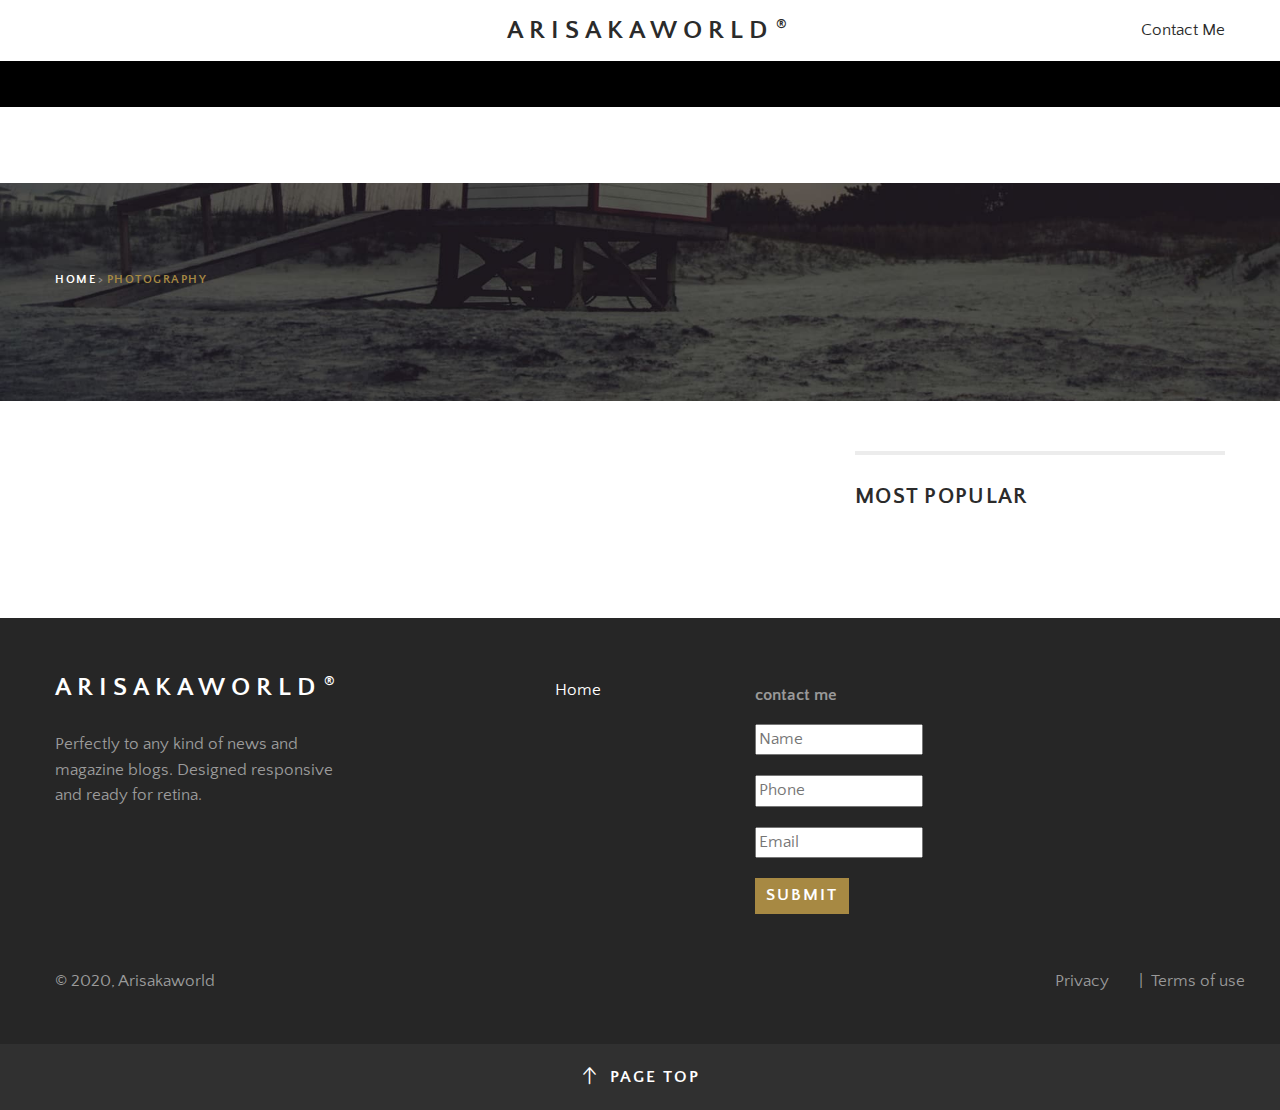
<file: post-single_sidebar.html>
﻿<!DOCTYPE html>
<html lang="en">
  <head>
    <meta charset="UTF-8" />

    <!-- Meta required for Bootstrap -->
    <meta http-equiv="X-UA-Compatible" content="IE=edge" />
    <meta name="viewport" content="width=device-width, initial-scale=1" />
    <link
      rel="shortcut icon"
      href="assets/img/favicon.ico"
      type="image/x-icon"
    />
    <title id="title"></title>

    <!-- Fonts -->
    <link rel="stylesheet" href="assets/fonts/Quattrocento/Quattrocento.css" />
    <link
      rel="stylesheet"
      href="assets/fonts/Quattrocento_Sans/Quattrocento_Sans.css"
    />

    <!-- Icons -->
    <link
      rel="stylesheet"
      href="assets/fonts/MaterialDesign/css/materialdesignicons.min.css"
    />
    <link rel="stylesheet" href="assets/fonts/Outicons/flaticon.css" />

    <!-- Styles -->
    <link rel="stylesheet" href="libs/bootstrap-4.3.1/css/bootstrap.min.css" />
    <link rel="stylesheet" href="libs/owl-carousel/owl.carousel.css" />
    <link rel="stylesheet" href="libs/owl-carousel/owl.theme.css" />

    <link rel="stylesheet" href="assets/css/main.css" />
    <link rel="stylesheet" href="assets/css/responsive.css" />
  </head>
  <body>
    <!-- <div id="page-preloader"><span class="spinner"></span></div> -->
    <div class="page-wraper">
      <div class="full-search-wrap">
        <div class="full-search container">
          <div class="full-search__close pull-right animate">
            <span class="mdi mdi-close"></span>
          </div>
          <form action="/" class="full-search__form">
            <input
              type="text"
              id="s-full"
              class="full-search__input"
              placeholder="Search"
            />
            <input type="submit" hidden />
            <p class="full-search__hint">Type in your search and press enter</p>
          </form>
        </div>
      </div>

      <!-- Header section start -->
      <header class="page-header header-sticky">
        <div class="container">
          <div class="top-bar">
            <div class="top-bar__widgets">
              <div class="row align-items-center">
                <div class="col-md-5 col-lg-4"></div>
                <div class="col-md-2 col-lg-4">
                  <div class="top-bar__logo text-lg-center">
                    <a href="index.html" class="logo-title logo-title_reg"
                      >Arisakaworld</a
                    >
                  </div>
                </div>
                <div class="col-md-5 col-lg-4">
                  <div id="contact-me" class="top-bar__social text-right">
                    Contact Me
                  </div>
                </div>
              </div>
            </div>
            <div class="mob-menu">
              <div id="mob-toggle" class="animate">
                <i class="icon icon-lg flaticon-menu-options"></i>
              </div>
            </div>
          </div>
          <div class="main-navigation__wrap nav-mobile">
            <div class="main-navigation absolute">
              <ul class="nav nav-box"></ul>
            </div>
          </div>
        </div>

        <div
          style="
            width: 100%;
            height: 46px;
            background-color: #000;
            display: flex;
            justify-content: center;
          "
          class="nav-pc"
        >
          <div
            style="max-width: 960px; width: 100%"
            class="main-navigation__wrap"
          >
            <div class="main-navigation absolute">
              <ul class="nav nav-box"></ul>
            </div>
          </div>
        </div>
      </header>
      <!-- Header section end -->

      <!-- Page content section start -->
      <main class="page-content">
        <!-- Page title section start -->
        <div
          class="page-head post-head"
          style="background-image: url('assets/img/single-contain.jpg')"
        >
          <div class="container">
            <div class="page-head__breadcrumb">
              <ol class="breadcrumb">
                <li><a href="index.html">home</a></li>
                <li class="active">Photography</li>
              </ol>
            </div>
            <div class="row">
              <div class="col-md-8">
                <h1
                  id="title2"
                  class="page-head__title page-head__title_full"
                ></h1>
              </div>
            </div>
          </div>
        </div>
        <!-- Page title section end -->

        <!-- New single section start -->
        <div class="new-single">
          <div class="container">
            <div class="row row-extended">
              <div class="col-lg-8">
                <article class="post">
                  <div id="post__content" class="post__content"></div>
                </article>

                <!-- <div class="new-single__footer">
                  <section class="post-tag">
                    <div class="row">
                      <div class="col-sm-6">
                        <div class="post__tags">
                          <h2 class="h4">Tags</h2>
                          <div class="tag-cloud">
                            <a href="category-post.html"
                              ><span class="label label-default animate"
                                >Photography</span
                              ></a
                            >
                            <a href="category-post.html"
                              ><span class="label label-default animate"
                                >Illustration</span
                              ></a
                            >
                            <a href="category-post.html"
                              ><span class="label label-default animate"
                                >Art</span
                              ></a
                            >
                          </div>
                        </div>
                      </div>
                      <div class="col-sm-6 text-right">
                        <div class="post__share">
                          <a href="#"
                            ><img src="assets/img/share_twitter.png" alt=""
                          /></a>
                          <a href="#"
                            ><img src="assets/img/share_facebook.png" alt=""
                          /></a>
                        </div>
                      </div>
                    </div>
                  </section>

                  <section class="post__navigation">
                    <h2 class="screen-reader-text">Post navigation</h2>
                    <div class="row">
                      <div class="col-sm-6">
                        <div class="widget-post post__prev">
                          <div class="widget-post__img">
                            <a href="post-single_full.html"
                              ><img src="assets/img/small-post7.jpg" alt=""
                            /></a>
                          </div>
                          <div class="widget-post__content">
                            <div class="cat-title">
                              <a href="post-single_full.html"
                                ><i
                                  class="icon-xs icon-left flaticon-left-arrow-sign"
                                ></i
                                >previous post</a
                              >
                            </div>
                            <div class="h4 widget-post__title">
                              <a href="post-single_full.html"
                                >Sometimes Typhoons Come</a
                              >
                            </div>
                            <div class="widget-post__views">820</div>
                          </div>
                        </div>
                      </div>
                      <div class="col-sm-6">
                        <div class="widget-post post__next text-right">
                          <div class="widget-post__content">
                            <div class="cat-title">
                              <a href="post-single_full.html"
                                >Newer post<i
                                  class="icon-xs icon-right flaticon-right-direction"
                                ></i
                              ></a>
                            </div>
                            <div class="h4 widget-post__title">
                              <a href="post-single_full.html">Burn The Ships</a>
                            </div>
                            <div class="widget-post__views">404</div>
                          </div>
                          <div class="widget-post__img">
                            <a href="post-single_full.html"
                              ><img src="assets/img/small-post8.jpg" alt=""
                            /></a>
                          </div>
                        </div>
                      </div>
                    </div>
                  </section>

                  <section class="post__featured">
                    <h2 class="h4 section-title">Featured posts</h2>
                    <div class="row featured-list">
                      <div class="col-sm-4">
                        <div class="new-item__image">
                          <a href="post-single_full.html"
                            ><img src="assets/img/featured1.jpg" alt=""
                          /></a>
                        </div>
                        <div class="h4 new-item__title">
                          <a href="post-single_full.html"
                            >Are You Struggling In Life</a
                          >
                        </div>
                      </div>
                      <div class="col-sm-4">
                        <div class="new-item__image">
                          <a href="post-single_full.html"
                            ><img src="assets/img/new9.jpg" alt=""
                          /></a>
                        </div>
                        <div class="h4 new-item__title">
                          <a href="post-single_full.html"
                            >Motivation The Defining Moment</a
                          >
                        </div>
                      </div>
                      <div class="col-sm-4">
                        <div class="new-item__image">
                          <a href="post-single_full.html"
                            ><img src="assets/img/new12.jpg" alt=""
                          /></a>
                        </div>
                        <div class="h4 new-item__title">
                          <a href="post-single_full.html"
                            >Learn To Love Growth Ands</a
                          >
                        </div>
                      </div>
                    </div>
                  </section>

                  <section class="post__comments">
                    <h2 class="h4 section-title">3 comments</h2>
                    <ol class="comment-list">
                      <li class="comment-list__item">
                        <div class="comment__body">
                          <div class="comment__avatar">
                            <img src="assets/img/comment1.jpg" alt="" />
                          </div>
                          <div class="comment__content">
                            <div class="comment__author">Jacob Cross</div>
                            <div class="comment__date">Posted at 08:49am</div>
                            <div class="comment__text">
                              The preservation of human life is the ultimate
                              value, a pillar of ethics and the foundation of
                              all morality. This held true in most cultures and
                              societies throughout history.
                            </div>
                          </div>

                          <div class="comment__reply">
                            <button type="button" class="btn btn-link animate">
                              Reply
                            </button>
                          </div>
                        </div>
                        <ol class="comment-list children">
                          <li class="comment-list__item">
                            <div class="comment__body">
                              <div class="comment__avatar">
                                <img src="assets/img/comment2.jpg" alt="" />
                              </div>
                              <div class="comment__content">
                                <div class="comment__author">Darrell Hardy</div>
                                <div class="comment__date">
                                  Posted at 11:42pm
                                </div>
                                <div class="comment__text">
                                  If you are an entrepreneur, you know that your
                                  success cannot depend on the opinions of
                                  others. Like the wind, opinions change.
                                </div>
                              </div>

                              <div class="comment__reply">
                                <button
                                  type="button"
                                  class="btn btn-link animate"
                                >
                                  Reply
                                </button>
                              </div>
                            </div>
                          </li>
                        </ol>
                      </li>
                      <li class="comment-list__item">
                        <div class="comment__body">
                          <div class="comment__avatar">
                            <img src="assets/img/comment3.jpg" alt="" />
                          </div>
                          <div class="comment__content">
                            <div class="comment__author">Gavin Edwards</div>
                            <div class="comment__date">Posted at 12:51am</div>
                            <div class="comment__text">
                              Be careful what you believe because that is what
                              you will experience. Your belief system is a
                              mechanism which is uniquely yours. It is powered
                              by your desire and controlled by your thoughts and
                              actions. In other words, your success is measured
                              by the strength of your belief.
                            </div>
                          </div>
                          <div class="comment__reply">
                            <button type="button" class="btn btn-link animate">
                              Reply
                            </button>
                          </div>
                        </div>
                      </li>
                    </ol>
                    <div class="comment__respond">
                      <h4 class="section-title">post a comment</h4>
                      <form class="comment-form">
                        <div class="form-group row form-row">
                          <div class="col-sm-6 form-col">
                            <input
                              type="text"
                              class="form-control"
                              placeholder="Name *"
                            />
                          </div>
                          <div class="col-sm-6 form-col">
                            <input
                              type="email"
                              class="form-control"
                              placeholder="E-mail *"
                            />
                          </div>
                        </div>
                        <div class="form-group">
                          <input
                            type="text"
                            class="form-control"
                            placeholder="Website"
                          />
                        </div>
                        <div class="form-group">
                          <textarea
                            rows="6"
                            class="form-control"
                            placeholder="Your message"
                          ></textarea>
                        </div>
                        <div class="row">
                          <div class="col-md-4">
                            <input
                              type="submit"
                              class="btn btn-primary btn-submit animate"
                              value="Post comment"
                            />
                          </div>
                        </div>
                      </form>
                    </div>
                  </section>
                </div> -->
              </div>

              <aside class="sidebar col-lg-4">
                <div class="widget-sidebar">
                  <div class="widget-sidebar__title">Most popular</div>
                  <ul id="widget-post-list" class="widget-post-list">
                    <!-- <li class="widget-post">
                      <div class="widget-post__img">
                        <a href="post-single_sidebar.html"
                          ><img src="assets/img/small-post6.jpg" alt=""
                        /></a>
                      </div>
                      <div class="widget-post__content">
                        <div class="cat-title">
                          <a href="category-post.html"
                            >Art &amp; Illustration</a
                          >
                        </div>
                        <div class="h4 widget-post__title">
                          <a href="post-single_sidebar.html"
                            >When The Morning Dawns</a
                          >
                        </div>
                        <div class="widget-post__views">820</div>
                      </div>
                    </li> -->
                  </ul>
                </div>
                <!-- <div class="widget-sidebar">
                  <div class="widget-sidebar__title">Latest tweet</div>
                  <div class="widget-twitter widget-socialnet">
                    <div class="social-user">
                      <i class="mdi mdi-twitter"></i><a href="#">@HelloArisakaworld</a>
                    </div>
                    <div class="social-content">
                      The best way to start Friday is... to read Arisakaworld blog!
                      Check out our latest articles — "Fashion…
                    </div>
                    <a
                      href="https://www.instagram.com/p/Bafe5G4/"
                      class="tweet-link"
                      >https://www.instagram.com/p/Bafe5G4/</a
                    >
                  </div>
                </div>
                <div class="widget-sidebar">
                  <div class="widget-sidebar__title">Popular Tags</div>
                  <div class="tag-cloud">
                    <a href="category-post.html"
                      ><span class="label label-default animate"
                        >Architecture</span
                      ></a
                    >
                    <a href="category-post.html"
                      ><span class="label label-default animate"
                        >Industrial Design</span
                      ></a
                    >
                    <a href="category-post.html"
                      ><span class="label label-default animate">Art</span></a
                    >
                    <a href="category-post.html"
                      ><span class="label label-default animate"
                        >Illustration</span
                      ></a
                    >
                    <a href="category-post.html"
                      ><span class="label label-default animate"
                        >Package Design</span
                      ></a
                    >
                    <a href="category-post.html"
                      ><span class="label label-default animate"
                        >Photography</span
                      ></a
                    >
                    <a href="category-post.html"
                      ><span class="label label-default animate"
                        >Fashion</span
                      ></a
                    >
                  </div>
                </div>
                <div class="widget-sidebar">
                  <div class="widget-sidebar__title">Instagram</div>
                  <div class="widget-instagram widget-socialnet">
                    <div class="social-user">
                      <i class="mdi mdi-instagram"></i><a href="#">#Arisakaworld</a>
                    </div>
                    <div class="social-content">
                      <ul class="instagram-imgs">
                        <li class="instagram-image">
                          <a href="#"
                            ><img src="assets/img/instag4.jpg" alt=""
                          /></a>
                        </li>
                        <li class="instagram-image">
                          <a href="#"
                            ><img src="assets/img/instag5.jpg" alt=""
                          /></a>
                        </li>
                        <li class="instagram-image">
                          <a href="#"
                            ><img src="assets/img/instag6.jpg" alt=""
                          /></a>
                        </li>
                        <li class="instagram-image">
                          <a href="#"
                            ><img src="assets/img/instag1.jpg" alt=""
                          /></a>
                        </li>
                        <li class="instagram-image">
                          <a href="#"
                            ><img src="assets/img/instag2.jpg" alt=""
                          /></a>
                        </li>
                        <li class="instagram-image">
                          <a href="#"
                            ><img src="assets/img/instag3.jpg" alt=""
                          /></a>
                        </li>
                      </ul>
                    </div>
                  </div>
                </div>
                <div class="widget-sidebar">
                  <div class="widget-newsletter widget-newsletter_fill">
                    <h2 class="newsletter__title">Newsletter</h2>
                    <p class="widget-newsletter__fill-text">
                      Enter your email address to receive all news, special
                      offers and other information.
                    </p>
                    <form action="/" class="light-form">
                      <div class="widget-newsletter__fill-form input-group">
                        <input
                          type="text"
                          class="form-control"
                          placeholder="Your e-mail"
                        />
                        <span class="input-group-btn">
                          <button type="submit" class="btn btn-primary animate">
                            Subscribe
                          </button>
                        </span>
                      </div>
                    </form>
                  </div>
                </div> -->
              </aside>
            </div>
          </div>
        </div>
        <!-- News primary section end -->
      </main>
      <!-- Page content section end -->

      <!-- Footer section start -->
      <footer class="page-footer">
        <div class="container">
          <div class="row">
            <div class="col-md-6 col-lg-5 footer-widget footer__copy">
              <div class="footer__logo footer-widget">
                <a href="index.html" class="logo-title logo-title_reg animate"
                  >Arisakaworld</a
                >
              </div>
              <div class="textwidget">
                <p>
                  Perfectly to any kind of news and <br />magazine blogs.
                  Designed responsive<br />
                  and ready for retina.
                </p>
              </div>
            </div>
            <div
              class="col-sm-6 col-md-3 col-lg-2 footer-widget footer__page-menu"
            >
              <div class="widget-menu">
                <ul class="footer-menu animate">
                  <li><a href="index.html">Home</a></li>
                  <!-- <li><a href="about.html">About</a></li>
                  <li><a href="contact.html">Contacts</a></li> -->
                </ul>
              </div>
            </div>

            <div class="col-lg-2 footer-widget footer__social-menu">
              <div id="contact-box" class="widget-social">
                <div class="widget-title">contact me</div>
                <div>
                  <input id="con-name" type="text" placeholder="Name" />
                  <input
                    style="margin-top: 20px"
                    type="text"
                    placeholder="Phone"
                    id="con-tel"
                  />
                  <input
                    style="margin-top: 20px"
                    type="text"
                    placeholder="Email"
                    id="con-email"
                  />
                  <button
                    style="margin-top: 20px; padding: 4px 10px"
                    class="btn btn-primary"
                    id="con-but"
                  >
                    Submit
                  </button>
                </div>
              </div>
            </div>
          </div>

          <div class="row page-footer__bottom">
            <div class="col-lg-10">
              <div class="copyright">&copy; 2020, Arisakaworld</div>
            </div>
            <div class="col-lg-2">
              <div class="footer-nav nav">
                <li class="nav-item">
                  <a href="#" class="nav-item">Privacy</a>
                </li>
                <li class="nav-item">
                  <a href="#" class="nav-item">Terms of use</a>
                </li>
              </div>
            </div>
          </div>
        </div>
      </footer>
      <div
        class="modal fade"
        id="myModal"
        tabindex="-1"
        role="dialog"
        aria-labelledby="exampleModalLabel"
        aria-hidden="true"
      >
        <div class="modal-dialog" role="document">
          <div class="modal-content">
            <div class="modal-header">
              <h5 class="modal-title" id="exampleModalLabel">Prompt</h5>
              <button
                type="button"
                class="close"
                data-dismiss="modal"
                aria-label="Close"
              >
                <span aria-hidden="true">&times;</span>
              </button>
            </div>
            <div class="modal-body" id="modalBody"></div>
            <div class="modal-footer">
              <button
                type="button"
                class="btn btn-secondary"
                data-dismiss="modal"
              >
                Close
              </button>
            </div>
          </div>
        </div>
      </div>
      <!-- Footer section end -->

      <!-- To top section start -->
      <div id="to-top" class="page-to-top animate text-center">
        <span class="icon icon-left flaticon-up-arrow-sign">Page top</span>
      </div>
    </div>
    <!-- Scripts -->

    <script src="libs/jquery/jquery-2.2.3.min.js"></script>
    <script src="libs/bootstrap-4.3.1/js/popper.min.js"></script>
    <script src="libs/bootstrap-4.3.1/js/bootstrap.min.js"></script>
    <script src="libs/owl-carousel/owl.carousel.min.js"></script>
    <script src="libs/isotope/imagesLoaded.min.js"></script>
    <script src="libs/isotope/isotope.pkgd.min.js"></script>
    <script src="assets/js/common.js"></script>

    <!--[if lt IE 9]>
      <script src="libs/html5shiv/es5-shim.min.js"></script>
      <script src="libs/html5shiv/html5shiv.min.js"></script>
      <script src="libs/html5shiv/html5shiv-printshiv.min.js"></script>
      <script src="libs/respond/respond.min.js"></script>
    <![endif]-->
  </body>

  <script src="./post-single_sidebar.js"></script>
</html>
</file>
<file: assets/fonts/Quattrocento/Quattrocento.css>
@font-face {
    font-family: 'Quattrocento';
    font-style: normal;
    font-weight: 400;
    font-display: swap;
    src: local('Quattrocento'), url('Quattrocento-Regular.ttf') format('truetype');
}

@font-face {
    font-family: 'Quattrocento';
    font-style: normal;
    font-weight: 700;
    font-display: swap;
    src: local('Quattrocento Bold'), url('Quattrocento-Bold.ttf') format('truetype');
}
</file>
<file: assets/fonts/Quattrocento_Sans/Quattrocento_Sans.css>
@font-face {
    font-family: 'Quattrocento Sans';
    font-style: italic;
    font-weight: 400;
    font-display: swap;
    src: local('Quattrocento Sans Italic'), local('QuattrocentoSans-Italic'), url('QuattrocentoSans-Italic.ttf') format('truetype');
}
@font-face {
    font-family: 'Quattrocento Sans';
    font-style: italic;
    font-weight: 700;
    font-display: swap;
    src: local('Quattrocento Sans Bold Italic'), local('QuattrocentoSans-BoldItalic'), url('QuattrocentoSans-BoldItalic.ttf') format('truetype');
}
@font-face {
    font-family: 'Quattrocento Sans';
    font-style: normal;
    font-weight: 400;
    font-display: swap;
    src: local('Quattrocento Sans'), local('QuattrocentoSans'), url('QuattrocentoSans-Regular.ttf') format('truetype');
}
@font-face {
    font-family: 'Quattrocento Sans';
    font-style: normal;
    font-weight: 700;
    font-display: swap;
    src: local('Quattrocento Sans Bold'), local('QuattrocentoSans-Bold'), url('QuattrocentoSans-Bold.ttf') format('truetype');
}
</file>
<file: assets/fonts/Outicons/flaticon.css>
/*
  	Flaticon icon font: Flaticon
  	Creation date: 19/02/2016 14:48
  	*/

@font-face {
  font-family: "Flaticon";
  src: url("./Flaticon.eot");
  src: url("./Flaticon.eot?#iefix") format("embedded-opentype"),
       url("./Flaticon.woff") format("woff"),
       url("./Flaticon.ttf") format("truetype"),
       url("./Flaticon.svg#Flaticon") format("svg");
  font-weight: normal;
  font-style: normal;
}

@media screen and (-webkit-min-device-pixel-ratio:0) {
  @font-face {
    font-family: "Flaticon";
    src: url("./Flaticon.svg#Flaticon") format("svg");
  }
}

[class^="flaticon-"]:before, [class*=" flaticon-"]:before,
[class^="flaticon-"]:after, [class*=" flaticon-"]:after {   
  font-family: Flaticon;
        font-size: 20px;
font-style: normal;
margin-left: 20px;
}

.flaticon-alarm-bell:before { content: "\f100"; }
.flaticon-audio-headphones:before { content: "\f101"; }
.flaticon-backward-arrow:before { content: "\f102"; }
.flaticon-blank-paper-sheet:before { content: "\f103"; }
.flaticon-blocked-padlock:before { content: "\f104"; }
.flaticon-building-house:before { content: "\f105"; }
.flaticon-cancel-button:before { content: "\f106"; }
.flaticon-cellphone-backside:before { content: "\f107"; }
.flaticon-chat-speech-balloon:before { content: "\f108"; }
.flaticon-checking-mark-circle:before { content: "\f109"; }
.flaticon-chemistry-filter:before { content: "\f10a"; }
.flaticon-circular-wall-clock:before { content: "\f10b"; }
.flaticon-closed-envelope-email:before { content: "\f10c"; }
.flaticon-cloud-data-storage:before { content: "\f10d"; }
.flaticon-cloud-upload-arrow:before { content: "\f10e"; }
.flaticon-computer-mouse-cursor:before { content: "\f10f"; }
.flaticon-copy-file:before { content: "\f110"; }
.flaticon-danger-sign:before { content: "\f111"; }
.flaticon-delivery-truck:before { content: "\f112"; }
.flaticon-dialogue-balloon:before { content: "\f113"; }
.flaticon-directional-down-arrow:before { content: "\f114"; }
.flaticon-down-chevron:before { content: "\f115"; }
.flaticon-download-tray:before { content: "\f116"; }
.flaticon-edit-document:before { content: "\f117"; }
.flaticon-edit-pencil:before { content: "\f118"; }
.flaticon-expand-arrows:before { content: "\f119"; }
.flaticon-export-file:before { content: "\f11a"; }
.flaticon-eye-view:before { content: "\f11b"; }
.flaticon-facebook-social-network-logo:before { content: "\f11c"; }
.flaticon-floppy-disk-save-file:before { content: "\f11d"; }
.flaticon-flying-airplane:before { content: "\f11e"; }
.flaticon-folded-newspaper:before { content: "\f11f"; }
.flaticon-forward-arrow:before { content: "\f120"; }
.flaticon-google-plus-social-network-logo:before { content: "\f121"; }
.flaticon-hairdresser-cutting-scissors:before { content: "\f122"; }
.flaticon-help-button:before { content: "\f123"; }
.flaticon-information-square:before { content: "\f124"; }
.flaticon-left-arrow-sign:before { content: "\f125"; }
.flaticon-left-chevron:before { content: "\f126"; }
.flaticon-library-bookmark:before { content: "\f127"; }
.flaticon-livesaver-support:before { content: "\f128"; }
.flaticon-loudspeaker-announce:before { content: "\f129"; }
.flaticon-lovers-heart:before { content: "\f12a"; }
.flaticon-magnifying-glass-browser:before { content: "\f12b"; }
.flaticon-magnifying-glass-zoom-in:before { content: "\f12c"; }
.flaticon-magnifying-glass-zoom-out:before { content: "\f12d"; }
.flaticon-map-location-flag:before { content: "\f12e"; }
.flaticon-map-point-pointer:before { content: "\f12f"; }
.flaticon-menu-grid:before { content: "\f130"; }
.flaticon-menu-options:before { content: "\f131"; }
.flaticon-messenger-user-avatar:before { content: "\f132"; }
.flaticon-minimize-arrows:before { content: "\f133"; }
.flaticon-minus-maths-button:before { content: "\f134"; }
.flaticon-move-arrows:before { content: "\f135"; }
.flaticon-multimedia-menu:before { content: "\f136"; }
.flaticon-multimedia-music-player-play-button:before { content: "\f137"; }
.flaticon-office-monthly-calendar:before { content: "\f138"; }
.flaticon-office-paper-printer:before { content: "\f139"; }
.flaticon-online-shopping-cart:before { content: "\f13a"; }
.flaticon-open-computer-laptop-screen:before { content: "\f13b"; }
.flaticon-open-padlock:before { content: "\f13c"; }
.flaticon-options-gear:before { content: "\f13d"; }
.flaticon-photo-camera:before { content: "\f13e"; }
.flaticon-photography-frame:before { content: "\f13f"; }
.flaticon-pirate-treasure-map:before { content: "\f140"; }
.flaticon-plus-addition-sign-circle:before { content: "\f141"; }
.flaticon-power-on-buton:before { content: "\f142"; }
.flaticon-prohibition-road-sign:before { content: "\f143"; }
.flaticon-reading-open-book:before { content: "\f144"; }
.flaticon-refresh-page-arrow:before { content: "\f145"; }
.flaticon-retro-badge:before { content: "\f146"; }
.flaticon-right-chevron:before { content: "\f147"; }
.flaticon-right-direction:before { content: "\f148"; }
.flaticon-sad-smiley:before { content: "\f149"; }
.flaticon-sales-ticket:before { content: "\f14a"; }
.flaticon-school-paper-clip:before { content: "\f14b"; }
.flaticon-share-arrow:before { content: "\f14c"; }
.flaticon-sharing-files:before { content: "\f14d"; }
.flaticon-shopping-store-tags:before { content: "\f14e"; }
.flaticon-smiling-face:before { content: "\f14f"; }
.flaticon-sort:before { content: "\f150"; }
.flaticon-star-favorite:before { content: "\f151"; }
.flaticon-star-shape-favorite:before { content: "\f152"; }
.flaticon-tablet-backside:before { content: "\f153"; }
.flaticon-telephone-call-receiver:before { content: "\f154"; }
.flaticon-television-screen:before { content: "\f155"; }
.flaticon-text-file-font:before { content: "\f156"; }
.flaticon-text-line-form:before { content: "\f157"; }
.flaticon-thumb-down:before { content: "\f158"; }
.flaticon-thumb-up-gesture:before { content: "\f159"; }
.flaticon-twitter-bird-logo:before { content: "\f15a"; }
.flaticon-up-arrow-sign:before { content: "\f15b"; }
.flaticon-up-chevron:before { content: "\f15c"; }
.flaticon-uploading-file:before { content: "\f15d"; }
.flaticon-video-player-pause-button:before { content: "\f15e"; }
.flaticon-voice-recording:before { content: "\f15f"; }
.flaticon-waste-can:before { content: "\f160"; }
.flaticon-web-page-home:before { content: "\f161"; }
.flaticon-wireless-internet-connectivity:before { content: "\f162"; }
.flaticon-writing-notepad:before { content: "\f163"; }
</file>
<file: assets/css/responsive.css>
/*==========  Desktop First Method  ==========*/

/* Large Devices, Wide Screens */
@media only screen and (max-width: 1600px) {
  .full-search__form {
    padding-top: 200px;
  }
}
@media only screen and (max-width: 1200px) {
  .icon-list__item {
    margin-right: 3.5px;
  }
  .news-list .new-item:after {
    width: 100%;
  }
  .news-list .new-item__info {
    padding-right: 15px;
  }
  .widget-newsletter__form .input-group-btn:last-child > .btn {
    min-width: auto;
    margin-left: 5px;
  }
  .social-menu__left li {
    margin-right: 2px;
  }
}
@media only screen and (max-width: 1200px) and (min-width: 992px) {
  .pagination .next a,
  .pagination .previous a {
    padding: 9px 7px;
  }
  .pagination > li > a,
  .pagination > li > span {
    padding: 9px 11px;
  }
  .pagination .more a {
    margin: 0 10px;
  }
  .footer-nav {
    flex-direction: column;
  }
  .footer-nav li + li {
    margin-left: 0;
  }
  .footer-nav li + li:before {
    content: none;
  }
}
@media only screen and (max-width: 1090px) and (min-width: 992px) {
  .carousel-control.left,
  .carousel-control.right {
    width: 70px !important;
  }
}

/* Medium Devices, Desktops */
@media only screen and (max-width: 992px) {
  .main-navigation .sub-menu {
    min-width: 180px;
  }
  .social-menu__right li {
    margin-left: 1px;
  }
  .shortcode-buttons__btn-group {
    margin-bottom: 10px;
  }
  .icon-list__item {
    margin-right: 9px;
    margin-bottom: 10px;
  }
  .icon-list__item:nth-child(10n + 10) {
    margin-right: 0;
  }
  .news-list .new-item__image img {
    width: 100%;
  }
  .line-after:after {
    width: 100%;
    margin-top: 30px;
    margin-bottom: 50px;
  }
  .contact__links {
    text-align: right;
    line-height: 30px;
  }
  .contact-addresses__item:after {
    content: "";
    display: block;
    width: 100%;
    margin: 0 auto 30px;
    height: 1px;
    background: #ececec;
  }
  .contact-addresses__item:last-child:after {
    display: none;
  }
  .post-sidebar,
  .posts-pagination,
  .news-standart {
    padding-right: 0;
  }
  .page-footer .widget-social {
    margin-top: 27px;
    display: inline-block;
  }
  .pagination .next a,
  .pagination .previous a {
    padding: 13px 10px;
  }
  .pagination > li > a,
  .pagination > li > span {
    padding: 12px 14px;
  }
  .footer-privacy {
    display: inline-block;
    float: right;
  }
}
@media only screen and (max-width: 860px) {
  .carousel-control.left,
  .carousel-control.right {
    width: 50px !important;
  }
  .carousel-control.left .icon {
    right: 15px;
  }
  .carousel-control.right .icon {
    left: 15px;
  }
  .item__content {
    padding-right: 35px;
    padding-left: 35px;
  }
  .carousel-control .icon:before {
    font-size: 20px;
  }
}
/* Small Devices, Tablets */
@media only screen and (max-width: 767px) {
  .section {
    padding: 30px 0;
  }
  blockquote {
    font-size: 19px;
  }
  .full-search__form {
    padding-top: 150px;
  }
  .full-search__input {
    font-size: 40px;
  }
  .top-bar {
    border-bottom: 0;
  }
  .top-bar__user-menu {
    border-bottom: 4px solid #ececec;
    padding-bottom: 10px;
  }
  .top-bar__logo {
    margin: 10px 0 0;
    text-align: left;
  }
  .sticky .top-bar__logo {
    margin: 0;
  }
  .top-bar .top-bar__social {
    display: none;
  }
  .main-navigation {
    width: 220px;
    height: 100%;
    position: fixed;
    right: -220px;
    z-index: 4;
    margin-top: 3px;
    padding: 0 20px 0;
    border: 0;
    border-left: 3px solid #303030;
    overflow-y: auto;
    background-color: #f9f9f9;
    -webkit-transition: right 0.3s;
    -o-transition: right 0.3s;
    transition: right 0.3s;
  }
  .sticky .main-navigation {
    padding: 0 20px 0;
  }
  .main-navigation .nav:first-child {
    -ms-flex-direction: column;
    flex-direction: column;
  }
  .main-navigation.active {
    right: 0;
  }
  .sticky .main-navigation li a {
    padding: 10px 0;
  }
  .main-navigation .justify-navigation {
    display: block;
  }
  .sticky .top-bar__user-menu {
    display: none;
    padding: 0;
  }
  .main-navigation .sub-menu {
    display: none;
    border-bottom: 3px solid #303030;
    margin-bottom: 10px;
  }
  .main-navigation .social-menu {
    border-top: 2px solid #ececec;
    margin-top: 10px;
    padding-top: 15px;
  }
  .sticky-off .top-bar {
    animation: slide-up 0.5s;
  }
  .page-head__title {
    font-size: 35px;
    line-height: 40px;
  }
  .children .comment__body {
    padding-left: 20px;
  }
  .comment__reply {
    position: static;
    margin-top: 15px;
    padding-left: 70px;
  }
  .comment__reply .btn {
    border-color: #a78943;
  }
  .icon-list__item,
  .icon-list__item:nth-child(10n + 10) {
    margin-right: 5px;
  }
  .item__content {
    padding-top: 70px;
  }
  .main-slider__item {
    min-height: 340px;
  }
  .main-slider__title {
    font-size: 37px;
    line-height: 47px;
  }
  .instagram-image {
    width: 16%;
  }
  .news-list-sm .flex-row {
    display: block;
  }
  .blockquote__text {
    border-top: 1px solid #ececec;
    padding-top: 25px;
    margin-top: 25px;
  }
  .news-masonry .new-item__image img,
  .news-grid .new-item__image img {
    width: 100%;
    height: auto;
  }
  .form-col {
    margin-bottom: 10px;
  }
  .form-col:last-child {
    margin-bottom: 0;
  }
  .contact__links {
    text-align: left;
  }
  .contact-form {
    padding-top: 60px;
  }
  .post__share {
    margin-top: 20px;
    text-align: left;
  }
  .featured-list .new-item__image img {
    width: 100%;
  }
  .footer__copy,
  .copyright {
    text-align: center;
  }
  .footer__page-menu {
    text-align: right;
  }
  .footer__social-menu {
    text-align: center;
  }
  .footer-nav,
  .footer__social-menu .social-menu {
    -ms-flex-pack: center;
    justify-content: center;
  }
  .page-footer .widget-social,
  .footer-privacy {
    display: block;
  }
  .footer-privacy {
    float: none;
    margin-top: 30px;
  }
  .new-item + .blockquote {
    border-top: none;
  }
  .post__content iframe {
    max-height: 210px;
  }
}
/* Extra Small Devices, Phones */
@media only screen and (max-width: 576px) {
  h1,
  .h1 {
    font-size: 40px;
  }
  h2,
  .h2 {
    font-size: 30px;
  }
  h3,
  .h3 {
    font-size: 20px;
  }
  h4,
  .h4 {
    font-size: 17px;
  }
  body {
    font-size: 15px;
  }
  .full-search__form {
    padding-top: 100px;
  }
  .full-search__input {
    font-size: 30px;
  }
  .full-search__hint {
    letter-spacing: 0.4px;
  }
  .col-xxs-12 {
    width: 100%;
  }
  .main-slider__title {
    font-size: 30px;
    line-height: 40px;
  }
  .instagram-image {
    width: 24%;
  }
  .newsletter__form {
    display: block;
  }
  .newsletter__form .form-control {
    width: 100%;
  }
  .newsletter__form .input-group-btn:last-child > .btn {
    width: 100%;
    margin: 10px 0 0;
  }
  .page-head__title {
    line-height: 1.1;
  }
  .section-text,
  .page-not-found__text {
    line-height: 22px;
  }
  .team-list__item {
    width: 50%;
  }
  .team-list__item:nth-child(4n + 4) {
    clear: none;
  }
  .owl-carousel__btns {
    width: 100%;
    top: 20px;
    text-align: center;
  }
  .owl-carousel__btn {
    padding: 10px 13px;
    float: left;
  }
  .owl-carousel__btn.next {
    float: right;
  }
  .owl-carousel__title {
    text-align: center;
    padding: 30px 0 5px;
  }
  .new-item__meta .new-item__meta-author:after {
    padding-left: 2px;
  }
  .new-item__meta li {
    padding-right: 2px;
  }
  .new-item__meta li:after {
    padding-left: 5px;
  }
  .meta-author__img {
    margin-right: 5px;
  }
  .pagination .next a,
  .pagination .previous a,
  .pagination > li > a,
  .pagination > li > span {
    padding: 5px 7px;
    font-size: 14px;
  }
  .pagination .next .icon:before {
    font-size: 14px;
  }
  .pagination .next .icon {
    margin-left: 5px;
  }
  .pagination .more a {
    margin: 0;
  }
  .footer__cat-menu,
  .footer__page-menu {
    text-align: center;
  }
}

/* Custom, iPhone Retina */
@media only screen and (max-width: 320px) {
  .instagram-image {
    width: 49%;
  }
  .new-item_small .new-item__image,
  .new-item_small .new-item__info {
    width: 100%;
    float: none;
  }
  .new-item_small .new-item__image img {
    width: 100%;
  }
  .team-list__item {
    width: 100%;
  }
  .new-item_small .new-item__info {
    padding-left: 20px;
  }
}

/*==========  Mobile First Method  ==========*/

/* Custom, iPhone Retina */
@media only screen and (min-width: 320px) {
}

/* Extra Small Devices, Phones */
@media only screen and (min-width: 576px) {
  .container {
    max-width: 100%;
  }
  .gallery-columns-2 .gallery-item,
  .gallery-columns-4 .gallery-item,
  .gallery-columns-5 .gallery-item,
  .gallery-columns-7 .gallery-item,
  .gallery-columns-8 .gallery-item,
  .gallery-columns-9 .gallery-item {
    -ms-flex: 0 0 50%;
    flex: 0 0 50%;
    max-width: 50%;
  }
  .gallery-columns-9 .gallery-item,
  .gallery-columns-6 .gallery-item,
  .gallery-columns-3 .gallery-item {
    -ms-flex: 0 0 33.33%;
    flex: 0 0 33.33%;
    max-width: 33.33%;
  }
}

/* Small Devices, Tablets */
@media only screen and (min-width: 768px) {
  .container {
    max-width: 750px;
  }
  .mob-menu {
    display: none;
  }
  .sticky .top-bar {
    display: none;
    padding: 0;
  }
  .main-navigation .sub-menu {
    opacity: 0;
    position: absolute;
    top: 100%;
    z-index: 10000;
    transition: all 0.2s linear;
    visibility: hidden;
    transform: translateY(10px);
  }
  .main-navigation > ul > li:hover .sub-menu {
    transform: translateY(0);
    opacity: 1;
    visibility: visible;
  }
  .main-navigation .social-menu,
  .sub-menu__toggle {
    display: none;
  }
  .main-navigation.absolute {
    position: absolute;
    width: 100%;
    border-top: none;
    z-index: 1020;
  }
  .sticky .main-navigation.absolute {
    position: static;
  }
  .item__content {
    padding: 80px 0;
    min-height: 460px;
  }
}
@media only screen and (max-width: 992px) and (min-width: 768px) {
  .user-menu > li .icon-left:before {
    margin-right: 5px;
  }
  .main-navigation ul li {
    font-size: 14px;
  }
  .new-item_small .new-item__title {
    font-size: 20px;
  }
}
/* Medium Devices, Desktops */
@media only screen and (min-width: 992px) {
  .new-single {
    padding-bottom: 80px;
  }
  .main-slider .owl-prev {
    left: 15px;
  }
  .main-slider .owl-next {
    right: 15px;
  }
  .main-slider .owl-nav span:before {
    font-size: 30px;
  }
  .item__content {
    padding: 80px 30px;
  }
  .container {
    max-width: 960px;
  }
  .page-not-found {
    padding: 120px 0 140px;
  }
  .team-list__item {
    -ms-flex: 0 0 33.33%;
    flex: 0 0 33.33%;
    max-width: 33.33%;
  }
  .demo-text-p {
    padding-right: 100px;
  }
  .gallery-columns-4 .gallery-item {
    -ms-flex: 0 0 25%;
    flex: 0 0 25%;
    max-width: 25%;
  }
  .gallery-columns-5 .gallery-item {
    -ms-flex: 0 0 20%;
    flex: 0 0 20%;
    max-width: 20%;
  }
  .gallery-columns-6 .gallery-item {
    -ms-flex: 0 0 16.66%;
    flex: 0 0 16.66%;
    max-width: 16.66%;
  }
  .gallery-columns-9 .gallery-item {
    -ms-flex: 0 0 33.33%;
    flex: 0 0 33.33%;
    max-width: 33.33%;
  }
  .gallery-columns-7 .gallery-item,
  .gallery-columns-8 .gallery-item {
    -ms-flex: 0 0 25%;
    flex: 0 0 25%;
    max-width: 25%;
  }
}

/* Large Devices, Wide Screens */
@media only screen and (min-width: 1200px) {
  .container {
    max-width: 1170px;
  }
  .team-list__item {
    -ms-flex: 0 0 20%;
    flex: 0 0 20%;
    max-width: 20%;
  }
  .post__content_full > p,
  .post__content_full > ul,
  .post__content_full > ol,
  .post__content_full > h1,
  .post__content_full > h2,
  .post__content_full > h3,
  .post__content_full > h4,
  .post__content_full > h5,
  .post__content_full > h6 {
    padding: 0 100px;
  }
  .post__content_full > ul,
  .post__content_full > ol {
    margin-left: 50px;
  }
  .post__content_full > blockquote {
    margin: 33px 100px;
  }
  .row-extended .col-lg-8 {
    padding-right: 35px;
  }
  .gallery-columns-7 .gallery-item {
    -ms-flex: 0 0 14.28%;
    flex: 0 0 14.28%;
    max-width: 14.28%;
  }
  .gallery-columns-8 .gallery-item {
    -ms-flex: 0 0 12.5%;
    flex: 0 0 12.5%;
    max-width: 12.5%;
  }
  .gallery-columns-9 .gallery-item {
    -ms-flex: 0 0 11.11%;
    flex: 0 0 11.11%;
    max-width: 11.11%;
  }
}
@media only screen and (min-width: 1230px) {
  .container {
    max-width: 1200px;
  }
  .user-menu > li + li {
    margin-left: 55px;
  }
}

@media only screen and (min-width: 1800px) {
  .main-slider .owl-prev {
    left: 200px;
  }
  .main-slider .owl-next {
    right: 200px;
  }
  .item__content {
    padding: 230px 0;
    min-height: 630px;
  }
}
</file>
<file: assets/css/ie9.css>
/*
	Styles for IE9 suport
*/

.flex-row {
	display: block; 
}
.flex-row:before,
.flex-row:after	 {
	content: '';
}

.flex-justify > *{
    display: table-cell !important;
    width: 1%;
    text-align: center;
}
</file>
<file: assets/css/main.css>
/*
    Theme Name: Yomac
    Description: Yomac Multi Template HTML Template
    Version: 1.0
    Author: Dymix
    更多模板：http://www.bootstrapmb.com/
*/
/* -------------------------------------------- */
/*             TABLE OF CONTENTS
/* -------------------------------------------- */
/*  01 	-	General  							*/
/*  02 	-	Typography 							*/
/*  03 	-	Buttons			       				*/
/*  04 	-	Alerts								*/
/*  05 	-	Card								*/
/*  06 	-	Accordion							*/
/*  07 	-	Form								*/
/*  08 	-	Breadcrumbs							*/
/*  09 	-	Pagination							*/
/*  10 	-	Icons								*/
/*	11	-	Preloader							*/
/*	12  -   Search								*/
/*	13  -   Header								*/
/*	14  -   Content	 							*/
/*	15  -   Slider								*/
/*	16  -   Blog								*/
/*	17  -   Sidebar								*/
/*	18  -   Single post							*/
/*	19  -   Comments							*/
/*	20  -   Most popular slider					*/
/*	21  -   Newsletter							*/
/*	22  -   404 Page							*/
/*	23  -   Contacts page						*/
/*	24  -   About page							*/
/*	25  -   Shortcodes page						*/
/*	26  -   Footer								*/
/*	27  -   Back to top							*/
/* -------------------------------------------- */

/*----------------------------------------------------
    01. GENERAL
------------------------------------------------------*/
body {
  font-family: "Quattrocento Sans", sans-serif;
  color: #2b2b2b;
  font-size: 17px;
  line-height: 1.5;
}
.page-content {
  margin-top: 76px;
}
.animate,
.animate a {
  -webkit-transition: all 0.2s;
  -o-transition: all 0.2s;
  transition: all 0.2s;
}
.has-fill {
  background-position: 50% 50%;
  background-repeat: no-repeat;
  background-size: cover;
}
.bg-grey {
  background-color: #f5f5f5;
}
a:hover,
a:focus {
  text-decoration: none;
}
a:focus,
input:focus,
button:focus {
  outline: none !important;
}
textarea {
  resize: none;
}
img {
  max-width: 100%;
}
iframe {
  border: none;
}

/*----------------------------------------------------
    02. TYPOGRAPHY
------------------------------------------------------*/
h1,
.h1 {
  font-weight: bold;
  font-size: 53px;
}
h2,
.h2 {
  font-weight: bold;
  font-size: 40px;
  margin-bottom: 0.8rem;
}
h3,
.h3 {
  font-weight: bold;
  font-size: 30px;
  margin-bottom: 0.7rem;
}
h4,
.h4 {
  font-weight: bold;
  font-size: 22px;
}
h5,
.h5 {
  font-weight: bold;
  font-size: 20px;
}
h6,
.h6 {
  font-weight: bold;
  font-size: 17px;
}
p {
  line-height: 1.5em;
  margin-bottom: 30px;
}
a {
  color: #a78943;
}
a:hover {
  color: #695422;
}
cite,
blockquote {
  font-size: 22px;
  font-family: "Quattrocento", serif;
  border-left: 5px solid #a78943;
  margin-bottom: 30px;
  padding: 10px 25px;
  line-height: 1.4;
}
.blockquote-light {
  border-left-color: #ebe1cc;
}
.font-serif {
  font-family: "Quattrocento", serif;
}
.font-sans {
  font-family: "Quattrocento Sans", sans-serif;
}

/*----------------------------------------------------
    03. BUTTONS
------------------------------------------------------*/
.btn {
  padding: 17px 15px;
  text-transform: uppercase;
  font-weight: bold;
  font-size: 17px;
  letter-spacing: 2px;
  border-radius: 0;
}
.btn:hover,
.btn:focus,
.btn.focus,
.btn:not(:disabled):not(.disabled).active,
.btn:not(:disabled):not(.disabled):active,
.show > .btn.dropdown-toggle {
  color: #fff;
  background-color: #c6ac71;
  border-color: #c6ac71;
}

[class*="btn-outline-"] {
  border-width: 2px;
  padding: 16px 15px;
}
.btn-group-lg > .btn,
.btn-lg {
  padding: 17px 15px;
  font-size: 17px;
}
.btn:active,
.btn.active {
  -webkit-box-shadow: none;
  box-shadow: none;
}
.btn-block + .btn-block {
  margin-top: 10px;
}
.btn-link {
  color: #a78943;
}
.btn-link:focus,
.btn-link:hover {
  background: none;
  text-decoration: none;
  color: #a78943;
  border-color: transparent;
}
.btn-primary {
  color: #fff;
  background-color: #a78943;
  border-color: #a78943;
}
.btn-primary:hover,
.btn-primary:focus,
.btn-primary.focus,
.btn-primary:not(:disabled):not(.disabled).active,
.btn-primary:not(:disabled):not(.disabled):active,
.show > .btn-primary.dropdown-toggle {
  color: #fff;
  background-color: #c6ac71;
  border-color: #c6ac71;
}

.btn-secondary {
  color: #fff;
  background-color: #3b3b3b;
  border-color: #3b3b3b;
}
.btn-secondary:hover,
.btn-secondary:focus,
.btn-secondary.focus,
.btn-secondary:not(:disabled):not(.disabled).active,
.btn-secondary:not(:disabled):not(.disabled):active,
.show > .btn-secondary.dropdown-toggle {
  color: #fff;
  background-color: #c6ac71;
  border-color: #c6ac71;
}

.btn-outline-primary {
  color: #a78943;
  border-color: #a78943;
}
.btn-outline-primary:hover,
.btn-outline-primary:focus,
.btn-outline-primary.focus,
.btn-outline-primary:not(:disabled):not(.disabled).active,
.btn-outline-primary:not(:disabled):not(.disabled):active,
.show > .btn-outline-primary.dropdown-toggle {
  color: #fff;
  background-color: #c6ac71;
  border-color: #c6ac71;
}

.btn-outline-secondary {
  color: #3b3b3b;
  border-color: #3b3b3b;
}
.btn-outline-secondary:hover,
.btn-outline-secondary:focus,
.btn-outline-secondary.focus,
.btn-outline-secondary:not(:disabled):not(.disabled).active,
.btn-outline-secondary:not(:disabled):not(.disabled):active,
.show > .btn-outline-secondary.dropdown-toggle {
  color: #fff;
  background-color: #c6ac71;
  border-color: #c6ac71;
}
.hover-to-outline:hover,
.hover-to-outline:focus,
.hover-to-outline.focus,
.hover-to-outline:not(:disabled):not(.disabled).active,
.hover-to-outline:not(:disabled):not(.disabled):active,
.show > .hover-to-outline.dropdown-toggle {
  color: #c6ac71;
  background: none;
  border-color: #c6ac71;
}
.btn-success {
  color: #fff;
  background-color: #72bda7;
  border-color: #72bda7;
}
.btn-outline-success {
  color: #72bda7;
  border-color: #72bda7;
}
.btn-warning {
  color: #fff;
  background-color: #c6ac71;
  border-color: #c6ac71;
}
.btn-outline-warning {
  color: #c6ac71;
  border-color: #c6ac71;
}
.btn-danger {
  color: #fff;
  background-color: #bd7289;
  border-color: #bd7289;
}
.btn-outline-danger {
  color: #bd7289;
  border-color: #bd7289;
}
.btn-info {
  color: #fff;
  background-color: #7289bd;
  border-color: #7289bd;
}
.btn-outline-info {
  color: #7289bd;
  border-color: #7289bd;
}
.btn-rounded {
  border-radius: 3px;
}
.btn-sircle {
  border-radius: 20px;
}
.btn-submit {
  margin-top: 10px;
  min-width: 230px;
}
.btn-lg {
  min-width: 230px;
  text-align: center;
}

/*----------------------------------------------------
    04. ALERTS
------------------------------------------------------*/
.alert {
  padding: 17px 47px 17px 57px;
  margin-bottom: 10px;
  text-shadow: none;
  -webkit-box-shadow: none;
  box-shadow: none;
  border-radius: 0;
  text-transform: uppercase;
  font-weight: bold;
  letter-spacing: 2px;
  position: relative;
}
.alert:before {
  content: "";
  font-family: "Material Design Icons";
  position: absolute;
  top: calc(50% - 11px);
  left: 27px;
  font-weight: 400;
}
.alert-success {
  background-color: #72bda7;
  border-color: #72bda7;
  color: #fff;
}
.alert-success:before {
  content: "\f5e0";
}
.alert-info {
  background-color: #b1b1b1;
  border-color: #b1b1b1;
  color: #fff;
}
.alert-info:before {
  content: "\f2d7";
}
.alert-danger {
  background-color: #bd7289;
  border-color: #bd7289;
  color: #fff;
}
.alert-danger:before {
  content: "\f026";
}
.alert-warning {
  background-color: #7289bd;
  border-color: #7289bd;
  color: #fff;
}
.alert-warning:before {
  content: "\f17d";
}
.alert-dismissable .close,
.alert-dismissible .close {
  color: #fff;
  font-size: 17px;
  font-weight: 400;
  top: 2px;
  opacity: 1;
}
@media only screen and (max-width: 992px) {
  .alert {
    font-size: 15px;
  }
}

/*----------------------------------------------------
    05. CARD
------------------------------------------------------*/
.card {
  border-radius: 0;
}
.card-header {
  background: none;
  border-bottom: none;
}
.card-header:first-child {
  border-radius: 0;
}

/*----------------------------------------------------
    06. ACCORDION
------------------------------------------------------*/
.accordion .card-header {
  padding: 0;
}
.accordion .card-title {
  display: block;
  position: relative;
  color: #2b2b2b;
  font-weight: bold;
  padding: 18px 30px;
  margin: 0;
  line-height: 1.45;
}
.accordion .card-title[aria-expanded="true"] {
  padding: 18px 30px 6px;
}
.accordion .card-body {
  padding: 0 30px 14px;
}
.accordion > .card:not(:first-of-type):not(:last-of-type),
.accordion > .card:first-of-type {
  border-bottom: 1px solid #ececec;
}
.accordion > .card {
  border-color: #ececec;
  margin-bottom: 10px;
}
.accordion .card-title:after {
  position: absolute;
  right: 20px;
  top: 50%;
  margin-top: -8px;
  font-weight: 100;
}
.accordion .card-title:after {
  font-family: "Material Design Icons";
  content: "\F140";
  float: right;
}
.accordion .card-title[aria-expanded="true"]:after {
  content: "\F143";
}
.accordion-minus .card-title:after {
  font-family: "Material Design Icons";
  content: "\F415";
  float: right;
}
.accordion-minus .card-title[aria-expanded="true"]:after {
  content: "\F374";
}

/*----------------------------------------------------
    07. FORM
------------------------------------------------------*/
.form-control {
  border-radius: 0;
  padding: 29px 20px;
  font-size: 17px;
}
textarea.form-control {
  padding: 15px 20px;
}
.form-group {
  margin-bottom: 10px;
}
.input-group .form-control {
  border-radius: 0;
  padding: 29px 20px;
  font-size: 17px;
}
.input-group-btn > .btn {
  border-radius: 0;
}
.label-default {
  font-size: 17px;
  color: #a78943;
  border: 1px solid #cecece;
  background: none;
  border-radius: 0;
  display: inline-block;
  margin: 0 6px 10px 0;
  padding: 2px 9px 1px;
  font-weight: normal;
}
.label-default:hover {
  background: #a78943;
  color: #fff;
}
.form-control {
  background: #f8f8f8;
  border-color: #f8f8f8;
  -webkit-box-shadow: none;
  box-shadow: none;
  color: #2b2b2b;
}
.form-control:focus {
  border-color: #ececec;
  -webkit-box-shadow: none;
  box-shadow: none;
}
.form-control::-webkit-input-placeholder {
  color: #2b2b2b;
}
.form-control::-moz-placeholder {
  /* Firefox 19+ */
  color: #2b2b2b;
}
.form-control::-ms-input-placeholder {
  /* IE 10+ */
  color: #2b2b2b;
}
.form-control::-moz-placeholder {
  /* Firefox 18- */
  color: #2b2b2b;
}
.light-form .form-control::-webkit-input-placeholder {
  color: #fff;
}
.light-form .form-control::-moz-placeholder {
  /* Firefox 19+ */
  color: #fff;
}
.light-form .form-control::-ms-input-placeholder {
  /* IE 10+ */
  color: #fff;
}
.light-form .form-control::-moz-placeholder {
  /* Firefox 18- */
  color: #fff;
}
.light-form .form-control {
  color: #fff;
}
.form-row {
  margin-right: -5px;
  margin-left: -5px;
}
.form-col {
  padding-right: 5px;
  padding-left: 5px;
}

/*----------------------------------------------------
    08. BREADCRUMB
------------------------------------------------------*/
.breadcrumb {
  background: none;
  padding: 0;
}
.breadcrumb > li {
  text-transform: uppercase;
  font-size: 12px;
  font-weight: 600;
  letter-spacing: 1.5px;
}
.breadcrumb > li > a {
  color: #fff;
}
.breadcrumb > li.active {
  color: #a78943;
}
.breadcrumb > li + li:before {
  content: ">";
  color: #8d8c8d;
  padding: 0 2px;
}

/*----------------------------------------------------
    09. PAGINATION
------------------------------------------------------*/
.pagination > li {
  font-weight: bold;
}
.pagination > li:first-child > a,
.pagination > li:first-child > span,
.pagination > li:last-child > a,
.pagination > li:last-child > span {
  border-radius: 0;
}
.pagination > li > a,
.pagination > li > span {
  background: none;
  color: #2b2b2b;
  border-color: transparent;
  padding: 17px 18px;
  /* min-width: 60px; */
  display: block;
  -webkit-transition: all 0.3s;
  -o-transition: all 0.3s;
  transition: all 0.3s;
}
.pagination > li > a:focus,
.pagination > li > a:hover,
.pagination > li > span:focus,
.pagination > li > span:hover,
.pagination > .active > a,
.pagination > .active > a:focus,
.pagination > .active > a:hover,
.pagination > .active > span,
.pagination > .active > span:focus,
.pagination > .active > span:hover {
  background: none;
  color: #a78943;
}
.pagination > .active > a {
  border: 1px solid #cecece;
}
.pagination > li > a:hover,
.pagination > li > span:hover {
  border-color: transparent;
}

/*----------------------------------------------------
    10. ICONS
------------------------------------------------------*/
.icon:before {
  margin-right: 0;
  margin-left: 0;
  font-size: 17px;
  font-weight: normal;
}
.icon-left:before {
  margin-right: 10px;
  margin-left: 0;
}
.icon-right:before {
  margin-left: 10px;
  margin-right: 0;
}
.icon-lg:before {
  font-size: 30px;
}
.icon-sm:before {
  font-size: 14px;
}
.icon-xs:before {
  font-size: 12px;
}
.icon-list {
  margin-left: 0px;
}
.icon-list__item {
  display: inline-block;
  width: 60px;
  height: 60px;
  margin-right: 21px;
  background: #ececec;
  text-align: center;
}
.icon-list__item.last {
  margin-right: 0;
}
.icon-list__item .icon {
  display: block;
  line-height: 60px;
}
.icon-heading {
  text-transform: uppercase;
  font-weight: bold;
  letter-spacing: 1.9px;
}
.icon-heading .icon:before {
  margin-right: 5px;
  font-weight: normal;
  color: #a78943;
}

/*----------------------------------------------------
    11. PRELOADER
------------------------------------------------------*/
#page-preloader {
  position: fixed;
  left: 0;
  top: 0;
  right: 0;
  bottom: 0;
  background: rgba(0, 0, 0, 0.95);
  z-index: 100500;
}
#page-preloader .spinner {
  width: 150px;
  height: 150px;
  position: absolute;
  left: calc(50% - 75px);
  top: calc(50% - 75px);
  background: url("../img/preloader.png") no-repeat 50% 50%;
  background-size: contain;
  margin: -16px 0 0 -16px;
}
.default {
  animation: defaulto 0.5s;
  animation-direction: alternate;
}
.pulse {
  animation: pulse 0.7s;
  animation-direction: alternate;
}
.rotate {
  animation: rotate 0.9s;
  animation-direction: normal;
}
.static {
  animation-iteration-count: infinite;
}

@keyframes defaulto {
  0% {
    opacity: 0.1;
  }
  100% {
    opacity: 1;
  }
}

@keyframes pulse {
  0% {
    -webkit-transform: scale(1);
    -ms-transform: scale(1);
    -o-transform: scale(1);
    transform: scale(1);
  }
  100% {
    -webkit-transform: scale(1.2);
    -ms-transform: scale(1.2);
    -o-transform: scale(1.2);
    transform: scale(1.2);
  }
}
@keyframes rotate {
  100% {
    transform: rotate(360deg);
  }
}

/*----------------------------------------------------
    12. SEARCH
------------------------------------------------------*/
.full-search__input::-webkit-input-placeholder {
  color: #fff;
}
.full-search__input::-moz-placeholder {
  color: #fff;
}
.full-search__input::-ms-input-placeholder {
  color: #fff;
}
.full-search__input::-moz-placeholder {
  color: #fff;
}

.full-search-wrap {
  display: none;
  position: fixed;
  background: rgba(0, 0, 0, 0.95);
  z-index: 1000000;
}
.full-search {
  margin-top: 30px;
}
.full-search__close {
  text-transform: uppercase;
  color: #fff !important;
  padding-right: 20px;
  font-size: 30px;
}
.full-search__close:hover {
  color: #9d9d9d !important;
  cursor: pointer;
}
.full-search__form {
  padding-top: 305px;
}
.full-search__input {
  display: inline-block;
  border: none;
  width: 100%;
  background: transparent;
  color: #fff;
  padding-left: 2px;
  font-size: 53px;
  line-height: 60px;
  outline: none;
  font-family: "Quattrocento", serif;
}
.full-search__hint {
  padding-top: 15px;
  letter-spacing: 1.4px;
  border-top: 1px solid #8d8c8d;
  color: #8d8c8d;
  font-size: 12px;
  text-transform: uppercase;
}

/*----------------------------------------------------
    13. HEADER
------------------------------------------------------*/
.page-header {
  margin: 0;
  border: none;
  padding-bottom: 0;
}
.page-header.sticky {
  position: fixed;
  width: 100%;
  top: 0;
  z-index: 99;
  border-bottom: 3px solid #ececec;
  animation: slide-down 0.5s;
  background: rgba(255, 255, 255, 0.95);
}
.sticky-off .main-navigation {
  animation: slide-up 0.5s;
}
@keyframes slide-down {
  0% {
    opacity: 0;
    transform: translateY(-100%);
  }
  100% {
    opacity: 1;
    transform: translateY(0);
  }
}
@keyframes slide-up {
  0% {
    transform: translateY(10%);
  }
  100% {
    transform: translateY(0);
  }
}

/*--- Top bar ---*/

.top-bar {
  position: relative;
  padding: 11px 0;
}
.top-bar a {
  -webkit-transition: all 0.2s;
  -o-transition: all 0.2s;
  transition: all 0.2s;
}
.top-bar a:hover {
  color: #a78943;
}

/*--- User menu ---*/

.user-menu > li + li {
  margin-left: 30px;
}
.search-btn,
.user-menu a {
  color: #2b2b2b;
  font-size: 14px;
  font-weight: bold;
}
.search-btn {
  padding: 0;
  border: none;
  background: none;
}

/*--- Logo ---*/
.logo-title {
  margin: 0;
  font-size: 26px;
  font-weight: bold;
  text-transform: uppercase;
  letter-spacing: 6px;
  color: #2b2b2b;
}
.logo-title_reg {
  position: relative;
}
.logo-title_reg:after {
  content: "\00AE";
  position: absolute;
  font-size: 15px;
  top: -2px;
  right: -20px;
}
.logo-title sup {
  text-transform: none;
  top: -0.3em;
}

/*--- Social menu ----*/

.social-menu {
  margin-left: -10px;
  margin-right: -10px;
}
.social-menu__right li {
  margin-left: 15px;
}
.social-menu__right li:first-child {
  margin-left: 0;
}
.social-menu__left li {
  margin-right: 10px;
}
.social-menu__left li:last-child {
  margin-right: 0;
}
.social-menu a {
  display: inline-block;
  color: #3b3b3b;
  width: 35px;
  height: 35px;
  line-height: 37px;
  text-align: center;
  border-radius: 100%;
  -webkit-transition: all 0.3s;
  -o-transition: all 0.3s;
  transition: all 0.3s;
}
.social-menu a:hover {
  background: #ececec;
}
.social-menu a:hover .mdi-instagram {
  color: #517fa4;
}
.social-menu a:hover .mdi-facebook {
  color: #3b5998;
}
.social-menu a:hover .mdi-google-plus {
  color: #dd4b39;
}
.social-menu a:hover .mdi-linkedin {
  color: #007bb6;
}
.social-menu a:hover .mdi-pinterest {
  color: #cb2027;
}
.social-menu a:hover .mdi-twitter {
  color: #00aced;
}
.social-menu a:hover .mdi-youtube-play {
  color: #bb0000;
}
.social-menu a:hover .mdi-vk {
  color: #45668e;
}
.social-menu a:hover .mdi-medium {
  color: #00ab6c;
}
#contact-me {
  cursor: pointer;
}
#contact-me:hover {
  color: #a78943;
}

/*--- Main navigation ---*/
.nav {
  gap: 20px;
  white-space: nowrap;
  flex-wrap: nowrap;
}
.nav a {
  -webkit-transition: all 0.2s;
  -o-transition: all 0.2s;
  transition: all 0.2s;
}
.main-navigation__wrap {
  position: relative;
}
.main-navigation {
  display: block;
  padding: 20px 0;
  border-top: 4px solid #ececec;
  overflow-x: scroll;
  padding: 0 10px;
  background-color: #000 !important;
}
.main-navigation::-webkit-scrollbar {
  display: none; /* 隐藏滚动条 */
}
.sticky .main-navigation {
  border-top: none;
  padding: 0;
}
.sticky .main-navigation li a {
  /* padding: 20px 0; */
}
.sticky .main-navigation li .sub-menu a {
  padding: 10px 0;
}
@media only screen and (min-width: 992px) {
  .nav-mobile {
    display: none;
  }
}

@media screen and (max-width: 767px) {
  .nav-pc {
    display: none !important;
  }
}

.main-navigation ul li {
  position: relative;
}
.main-navigation ul li a {
  padding: 10px 0;
  font-weight: bold;
  color: #fff;
  letter-spacing: 0.4px;
  cursor: pointer;
  -webkit-transform: translateZ(0);
}
.main-navigation ul li.active > a,
.main-navigation ul li a:hover,
.main-navigation ul li a:focus {
  background: transparent;
  color: #a78943;
}
.main-navigation .sub-menu {
  -ms-flex-direction: column;
  flex-direction: column;
  min-width: 200px;
  background-color: #f9f9f9;
  color: #000;
  border-top: 3px solid #303030;
  padding: 10px;
  list-style: none;
}
.main-navigation li:last-child .sub-menu {
  right: 10px;
}
.mob-menu {
  position: absolute;
  right: 15px;
  bottom: 10px;
}
#mob-toggle:hover {
  cursor: pointer;
  color: #5b5b5b;
}
.main-navigation .menu-item-has-children a {
  display: inline-block;
}
.main-navigation .sub-menu__toggle {
  display: inline-block;
  margin-left: 10px;
  position: relative;
  top: 1px;
  font-weight: bold;
  cursor: pointer;
}

/*----------------------------------------------------
    14. CONTENT
------------------------------------------------------*/
.section-title {
  text-transform: uppercase;
  letter-spacing: 1.3px;
  margin-bottom: 23px;
}
.section-text {
  line-height: 30px;
  margin-bottom: 20px;
}
.line-after {
  position: relative;
}
.line-after:after {
  content: "";
  height: 1px;
  width: 50%;
  background: #ececec;
  display: block;
  margin-top: 70px;
}
.post ul {
  list-style: none;
  padding-left: 50px;
}
.post ul > li {
  line-height: 30px;
  position: relative;
}
.post ul > li:before {
  content: "\2022";
  font-size: 32px;
  position: absolute;
  left: -32px;
  top: -3px;
  color: #a78943;
}
.page-head {
  padding: 38px 0;
  background-color: #3b3b3b;
  background-size: cover;
  background-repeat: no-repeat;
  background-position: 50% 50%;
}
.page-head__breadcrumb {
  text-transform: uppercase;
  font-weight: bold;
  font-size: 12px;
  margin-bottom: 20px;
}
.page-head__title {
  font-family: "Quattrocento", serif;
  font-weight: bold;
  line-height: 62px;
  color: #fff;
  margin: 0 0 4px;
}
.page-head_light .page-head__title {
  color: #2b2b2b;
}
.post-head {
  padding: 88px 0;
}
.section {
  padding: 50px 0;
}
.screen-reader-text {
  display: none !important;
}

/*----------------------------------------------------
    15. SLIDER
------------------------------------------------------*/
.main-slider__item {
  background-repeat: no-repeat;
  background-size: cover;
  background-position: 50%;
}
.item__content {
  -ms-flex-pack: center;
  justify-content: center;
  -ms-flex-direction: column;
  flex-direction: column;
  display: -ms-flexbox;
  display: flex;
  min-height: 300px;
  padding: 70px 50px;
}
.main-slider__title {
  margin: 20px 0 0;
  letter-spacing: 0.4px;
  line-height: 1.2;
  font-weight: bold;
  font-size: 53px;
  font-family: "Quattrocento", serif;
}
.main-slider__title a {
  color: inherit;
}
.main-slider .owl-controls .owl-nav [class*="owl-"] {
  border: none;
  padding: 0;
}
.main-slider .owl-controls .owl-nav [class*="owl-"]:hover,
.main-slider .owl-controls .owl-nav [class*="owl-"]:active {
  background: none;
  color: #666;
}
.main-slider .owl-prev,
.main-slider .owl-next {
  top: calc(50% - 20px);
  position: absolute;
  color: #2b2b2b;
}
.main-slider .owl-prev {
  left: 15px;
}
.main-slider .owl-next {
  right: 15px;
}
.main-slider .owl-nav span:before {
  font-size: 20px;
  margin: 0;
}
.main-slider .owl-controls {
  margin: 0;
}

/*----------------------------------------------------
    16. BLOG
------------------------------------------------------*/
.cat-title {
  font-size: 12px;
  color: #a78943;
  font-weight: bold;
  text-transform: uppercase;
  letter-spacing: 1.4px;
}
.new-item {
  position: relative;
  margin-bottom: 30px;
}
.nav-item .active {
  color: #a78943;
}
.new-item__wrap {
  padding-top: 30px;
  border-top: 1px solid #ececec;
}
.new-item__wrap:hover img {
  transform: scale(1.1); /* 鼠标悬停时放大 */
}

.new-item__wrap:hover a {
  color: #a78943;
}
.new-item + .blockquote .blockquote__text {
  padding-top: 30px;
  border-top: 1px solid #ececec;
}
.new-item__image {
  height: 270px;
  overflow: hidden;
  border: 1px solid #999999;
  border-radius: 12px;
}
.new-item__image a {
  display: block;
}
.new-item__image a img {
  width: 100%;
  object-fit: cover;
}
.new-item:first-child .new-item__wrap,
.columns-2 .new-item:nth-child(2) .new-item__wrap,
.columns-3 .new-item:nth-child(2) .new-item__wrap,
.columns-3 .new-item:nth-child(3) .new-item__wrap {
  border-top: none;
  padding-top: 0;
}
.new-item__meta {
  color: #a78943;
  font-size: 12px;
  list-style: none;
  padding: 0;
  margin: 0;
}
.new-item__meta li {
  padding-right: 7px;
}
.new-item__meta li:after {
  content: "";
  display: inline-block;
  vertical-align: middle;
  height: 10px;
  width: 0;
  border-right: 1px dotted #cecece;
  padding-left: 8px;
}
.new-item__meta .new-item__meta-author:after {
  padding-left: 5px;
}
.new-item__meta li:last-child:after {
  display: none;
}
.new-item__title {
  /* margin: 25px 0 21px; */
  margin-top: 10px;
  font-family: "Quattrocento", serif;
}
.new-item__text {
  color: #888;
  font-family: none;
  display: -webkit-box;
  -webkit-box-orient: vertical;
  -webkit-line-clamp: 2; /* 限制为2行 */
  overflow: hidden; /* 隐藏超出部分 */
  text-overflow: ellipsis; /* 显示省略号 */
  line-height: 1.5; /* 行高，可以根据需要调整 */
  max-height: 3em; /* 根据行高和行数计算最大高度 */
  word-wrap: break-word;
}
.new-item__title a {
  color: #2b2b2b;
  -webkit-transition: all 0.2s;
  -o-transition: all 0.2s;
  transition: all 0.2s;
}
.new-item__title a:hover {
  color: #a78943;
}
.meta-author__img {
  width: 30px;
  height: 30px;
  overflow: hidden;
  border-radius: 100%;
  margin-right: 10px;
}

/*------ News list ----------*/

.news-list {
  margin-bottom: 30px;
}
.news-list-sm .new-item__title,
.news-list .new-item__title {
  margin-top: 10px;
}
.news-list .new-item__info {
  padding-right: 50px;
}

/*----- News grid -----------*/

.news-grid {
  position: relative;
}

/*------ News standart -------*/

.news-standart {
  padding-right: 20px;
}
.news-standart .new-item:after {
  width: 100%;
}
.news-standart .new-item__title {
  font-size: 40px;
  letter-spacing: 0.3px;
}
.news-standart .new-item__meta {
  font-size: 17px;
  margin-top: 22px;
}
.news-standart .new-item__meta li:after {
  vertical-align: baseline;
}

/*------- News small ----------*/
.new-item_small .new-item__wrap {
  display: -ms-flexbox;
  display: flex;
}
.new-item_small .new-item__image {
  -ms-flex: 0 0 120px;
  flex: 0 0 120px;
  max-width: 120px;
}
.new-item_small .new-item__image img {
  width: 100%;
  height: 180px;
  object-fit: cover;
}
.new-item_small .new-item__info {
  -ms-flex: 0 0 calc(100% - 120px);
  flex: 0 0 calc(100% - 120px);
  max-width: calc(100% - 120px);
  padding-left: 30px;
}
.new-item_small .new-item__title {
  margin: 7px 0 20px;
  font-size: 22px;
  word-wrap: break-word;
}
.blockquote__text {
  font-size: 22px;
  line-height: 26px;
  padding: 0 34px;
  margin-bottom: 23px;
}
.blockquote__author {
  font-weight: bold;
  position: relative;
  display: inline-block;
  font-size: 17px;
}
.blockquote__author:before {
  content: "\2014";
  position: absolute;
  left: -17px;
}
.posts-pagination {
  padding-right: 20px;
  margin-bottom: 50px;
  letter-spacing: 2px;
  padding-top: 30px;
  border-top: 1px solid #ececec;
}
.pagination {
  margin: 15px 0;
}
.pagination .next a,
.pagination .previous a {
  padding: 17px 5px;
}
.pagination .next .icon {
  margin-left: 20px;
}
.previous .icon {
  margin-right: 20px;
}
.pagination .more a {
  margin: 0 20px;
}

/*----------------------------------------------------
    17. SIDEBAR
------------------------------------------------------*/
.widget-sidebar {
  margin-top: 40px;
}
.widget-sidebar:first-child {
  margin-top: 0;
}
.widget-sidebar__title {
  font-weight: bold;
  font-size: 22px;
  border-top: 4px solid #ececec;
  text-transform: uppercase;
  padding: 25px 0 5px;
  margin: 0 0 10px;
  letter-spacing: 1.3px;
}
.widget-post-list {
  padding: 0;
  margin: 0;
  list-style: none;
}
.widget-sidebar__title + .widget-post-list {
  margin-top: 20px;
}
.widget-post {
  display: -ms-flexbox;
  display: flex;
  border-bottom: 1px solid #ececec;
  margin-bottom: 25px;
}
.widget-post.post__prev,
.widget-post.post__next {
  border: none;
  margin-bottom: 0;
}
.widget-post__img {
  -ms-flex: 0 0 120px;
  flex: 0 0 120px;
  max-width: 120px;
}
.widget-post__img img {
  height: 80px;
  object-fit: cover;
}
.widget-post__content {
  -ms-flex: 0 0 calc(100% - 120px);
  flex: 0 0 calc(100% - 120px);
  max-width: calc(100% - 120px);
  padding-left: 30px;
}
.widget-sidebar .widget-post:last-child {
  border-bottom: none;
}
.widget-sidebar .widget-post:last-child .widget-post__img {
  padding-bottom: 0;
}
.post-list__cat {
  margin-top: 0;
}
.widget-post__title {
  /* margin: 6px 0 15px; */
  font-weight: normal;
  font-family: "Quattrocento", serif;
}
.widget-post__title a {
  color: #2b2b2b;
  -webkit-transition: all 0.2s;
  -o-transition: all 0.2s;
  transition: all 0.2s;
}
.widget-post__title a:hover {
  color: #a78943;
}
.widget-post__views {
  font-size: 12px;
  margin-bottom: 15px;
}
.carousel__item .widget-post__views {
  position: static;
}
.widget-post__views:before {
  content: "\f11b";
  font-family: Flaticon;
  margin-right: 10px;
}
.widget-post:after {
  content: "";
  clear: both;
  display: table;
}
.social-user .mdi {
  color: #55acee;
  padding-right: 12px;
}
.social-user a {
  color: #2b2b2b;
}
.social-content {
  margin-top: 13px;
}
.tag-cloud {
  margin-top: 20px;
}
.widget-newsletter_fill {
  padding: 27px 30px 58px;
  background-color: #a78943;
  color: #fff;
  text-align: center;
}
.widget-newsletter__text {
  margin: 20px 0 35px;
  line-height: 20px;
}
.widget-newsletter__fill-text {
  margin: 35px 0 20px;
}
.widget-newsletter__form .input-group-btn:last-child > .btn {
  margin-left: 10px;
  min-width: 140px;
}
.widget-newsletter__fill-form .input-group-btn:last-child > .btn {
  border: none;
  padding: 8px 0;
  background: none;
  border-bottom: 1px solid #fff;
}
.widget-newsletter__fill-form .form-control {
  padding: 20px 0;
  background: none;
  border: none;
  border-bottom: 1px solid #fff;
}
.widget-newsletter__fill-form .btn:hover {
  color: #2b2b2b;
}
.instagram-imgs {
  list-style: none;
  padding: 0;
  margin: 0 -4px;
  display: -ms-flexbox;
  display: flex;
  -ms-flex-wrap: wrap;
  flex-wrap: wrap;
}
.instagram-image {
  -ms-flex: 0 0 33.33%;
  flex: 0 0 33.33%;
  max-width: 33.33%;
  padding: 4px;
}
.instagram-image img {
  width: 100%;
}

/*----------------------------------------------------
    18. SINGLE POST
------------------------------------------------------*/
.new-single {
  padding-bottom: 40px;
}
.new-single .sidebar {
  padding-top: 50px;
}
.new-single .post {
  margin-top: 20px;
}
.post-sidebar {
  padding-right: 20px;
}
.post__img {
  margin-bottom: 31px;
}
.post__content p {
  margin-bottom: 1.5rem;
}
.gallery {
  -ms-flex-wrap: wrap;
  flex-wrap: wrap;
  display: -ms-flexbox;
  display: flex;
  margin: 0 -10px 10px;
}
.post__content iframe {
  margin-bottom: 1rem;
  max-width: 100%;
}
.gallery-item {
  display: inline-block;
  text-align: center;
  vertical-align: top;
  -ms-flex: 0 0 100%;
  flex: 0 0 100%;
  max-width: 100%;
  padding: 0 10px;
}
.gallery-caption {
  display: block;
}
.post__tags {
  margin-top: 15px;
}
.post__tags .tag-cloud {
  margin-top: 10px;
}
.post__share {
  margin-top: 55px;
}
.post__share a {
  margin-left: 5px;
}
.post__navigation {
  margin-top: 20px;
  padding-top: 25px;
  border-top: 4px solid #ececec;
}
.post__navigation .widget-post__title {
  margin-bottom: 10px;
}
.post__next .widget-post__content {
  padding-right: 28px;
  padding-left: 0;
}
.post__featured {
  margin-top: 40px;
}
.featured-list .new-item__title {
  margin-top: 10px;
  line-height: 1.2;
}

/*----------------------------------------------------
    19. COMMENTS
------------------------------------------------------*/
.post__comments {
  margin-top: 55px;
}
.comment-list {
  list-style: none;
  padding-left: 0;
  margin-top: 26px;
}
.comment__body {
  padding-bottom: 18px;
  margin-bottom: 22px;
  position: relative;
  border-bottom: 1px solid #ececec;
}
.comment__avatar {
  float: left;
  width: 50px;
  height: 50px;
  border-radius: 100%;
  overflow: hidden;
  margin-top: 5px;
}
.comment__content {
  overflow: hidden;
  padding-left: 20px;
}
.comment__text {
  margin-top: 10px;
}
.comment__author {
  font-weight: 800;
  margin-bottom: 0;
}
.comment__reply {
  position: absolute;
  top: -2px;
  right: -13px;
}
.comment__reply .btn {
  padding: 2px 13px;
}
.comment__date {
  color: #a78943;
  font-size: 12px;
}
.children {
  margin-top: 0;
}
.children .comment__body {
  padding-left: 60px;
}
.comment__respond {
  margin-top: 32px;
}

/*----------------------------------------------------
    20. MOST POPULAR SLIDER
------------------------------------------------------*/
.pop-carousel {
  padding: 10px 0;
}
.owl-carousel__navigation {
  position: relative;
}
.owl-carousel__btns {
  position: absolute;
  right: 0;
  top: 16px;
}
.owl-carousel__btn {
  color: #2b2b2b;
  padding: 16px 16px;
}
.owl-carousel__btn:hover {
  color: #a78943;
}
.popular-posts-carousel {
  margin: 14px -15px 0;
}
.popular-posts-carousel .owl-item {
  padding: 0 15px;
}

/*----------------------------------------------------
    21. NEWSLETTER
------------------------------------------------------*/
.newsletter {
  color: #fff;
  padding: 85px 0 110px;
}
.newsletter__title {
  font-weight: bold;
  font-size: 53px;
  font-family: "Quattrocento", serif;
  margin: 10px 0 17px;
}
.newsletter__text {
  padding: 0 10px;
  line-height: 1.3;
}
.newsletter .form-control {
  background: #fff;
  border-color: #fff;
}
.newsletter .input-group-btn:last-child > .btn {
  margin-left: 10px;
  min-width: 170px;
}

/*----------------------------------------------------
    22. 404 PAGE
------------------------------------------------------*/
.page-not-found {
  padding: 40px 0;
}
.page-not-found__text {
  line-height: 30px;
  margin-bottom: 40px;
}

/*----------------------------------------------------
    23. CONTACTS PAGE
------------------------------------------------------*/
.contact-info {
  padding: 60px 0;
}
.contact-form {
  padding: 40px 0 0;
}
.contact-addresses {
  padding: 52px 0 32px;
}
.contact__address {
  line-height: 30px;
  margin-bottom: 17px;
}
.contact__links {
  color: #a78943;
  line-height: 35px;
}

/*----------------------------------------------------
    24. ABOUT PAGE
------------------------------------------------------*/
.about-info .section-title {
  margin-top: 23px;
}
.about-info {
  padding-bottom: 0;
}
.team {
  padding: 15px 0 45px;
  overflow: hidden;
}
.team-list {
  padding: 28px 0 0;
  margin-right: -21px;
  margin-left: -21px;
}
.team-list__item {
  display: block;
  padding: 0 21px 42px;
  -ms-flex: 0 0 50%;
  flex: 0 0 50%;
  max-width: 50%;
}
.team__photo img {
  width: 100%;
}
.team__info {
  padding-bottom: 23px;
  border-bottom: 1px solid #ececec;
}
.team__name {
  font-weight: bold;
  margin: 22px 0 7px;
}
.team__links li {
  margin-right: 8px;
}
.team__links li:last-child {
  margin-right: 0;
}

/*----------------------------------------------------
    25. SHORTCODES PAGE
------------------------------------------------------*/
.shortcode-wrap {
  padding: 40px 0 0;
}
.shortcode-headings {
  padding: 70px 0 0;
}
.shortcode-wrap .cat-title {
  margin-bottom: 20px;
}
.shortcode-grid {
  padding-bottom: 70px;
}

/*----------------------------------------------------
    26. FOOTER
------------------------------------------------------*/
.page-footer {
  padding: 50px 0;
  background-color: #262626;
  color: #9b9b9b;
}
.page-footer__bottom {
  margin-top: 55px;
}
.page-footer a {
  color: #fff;
}
.page-footer a:hover {
  color: #9b9b9b;
}
.page-footer .textwidget p {
  margin-bottom: 20px;
}
.footer-nav a:hover,
.page-footer .textwidget a:hover {
  color: #fff;
}
.footer__logo {
  margin-bottom: 25px;
}
.widget-title {
  font-size: 17px;
  font-weight: bold;
}
.page-footer .widget-title {
  margin: 15px 0 15px;
  text-transform: none;
  color: #999999;
}
.footer-nav a {
  color: #999999;
}
.footer-nav li + li {
  margin-left: 5px;
}
.footer-nav li + li:before {
  content: "|";
  padding: 0 5px;
}
.footer-menu {
  margin-top: 10px;
  list-style: none;
  padding-left: 0;
}
.footer-menu > li {
  margin-bottom: 6px;
}

/*----------------------------------------------------
    27. BACK TO TOP
------------------------------------------------------*/
.page-to-top {
  padding: 19px 0;
  background-color: #303030;
  color: #fff;
  text-transform: uppercase;
  font-weight: bold;
  letter-spacing: 2px;
}
.page-to-top__text {
  text-transform: uppercase;
  font-weight: bold;
  letter-spacing: 2px;
}
.page-to-top:hover {
  background-color: #a78943;
  cursor: pointer;
}
</file>
